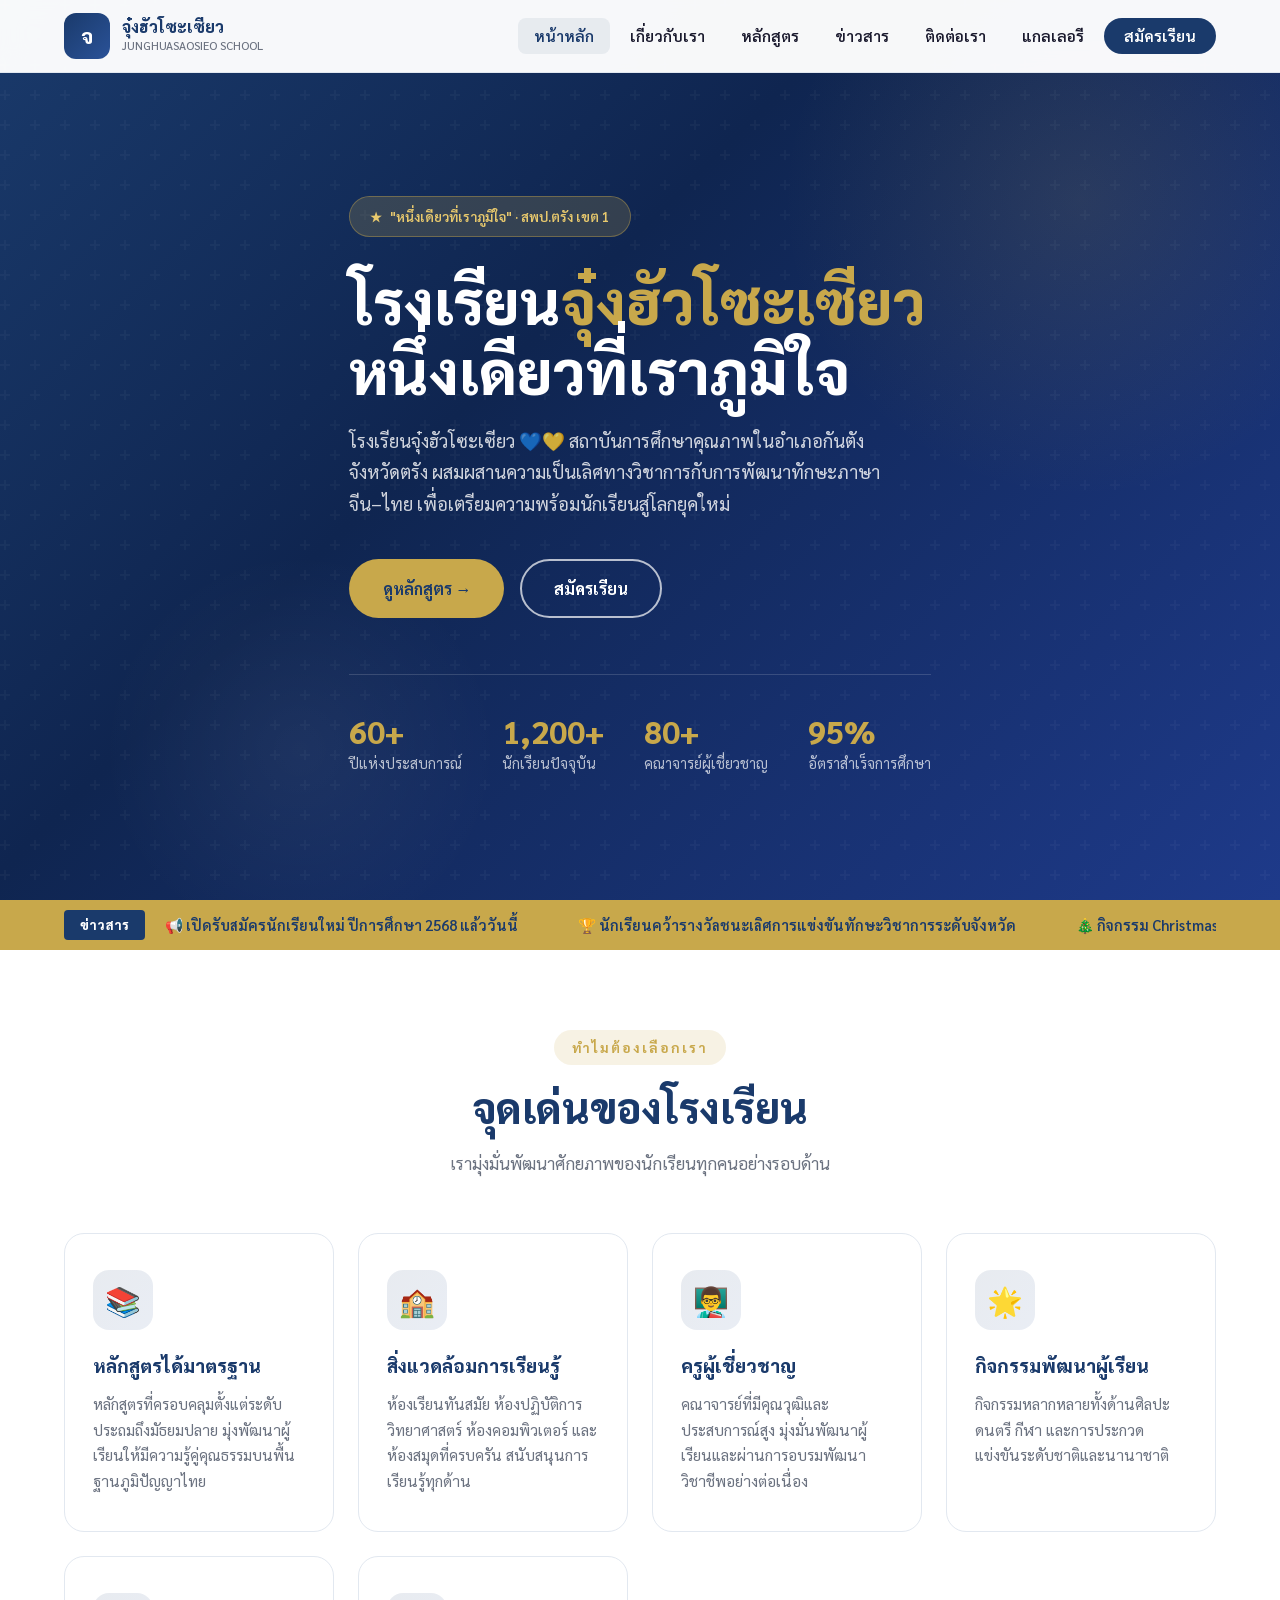
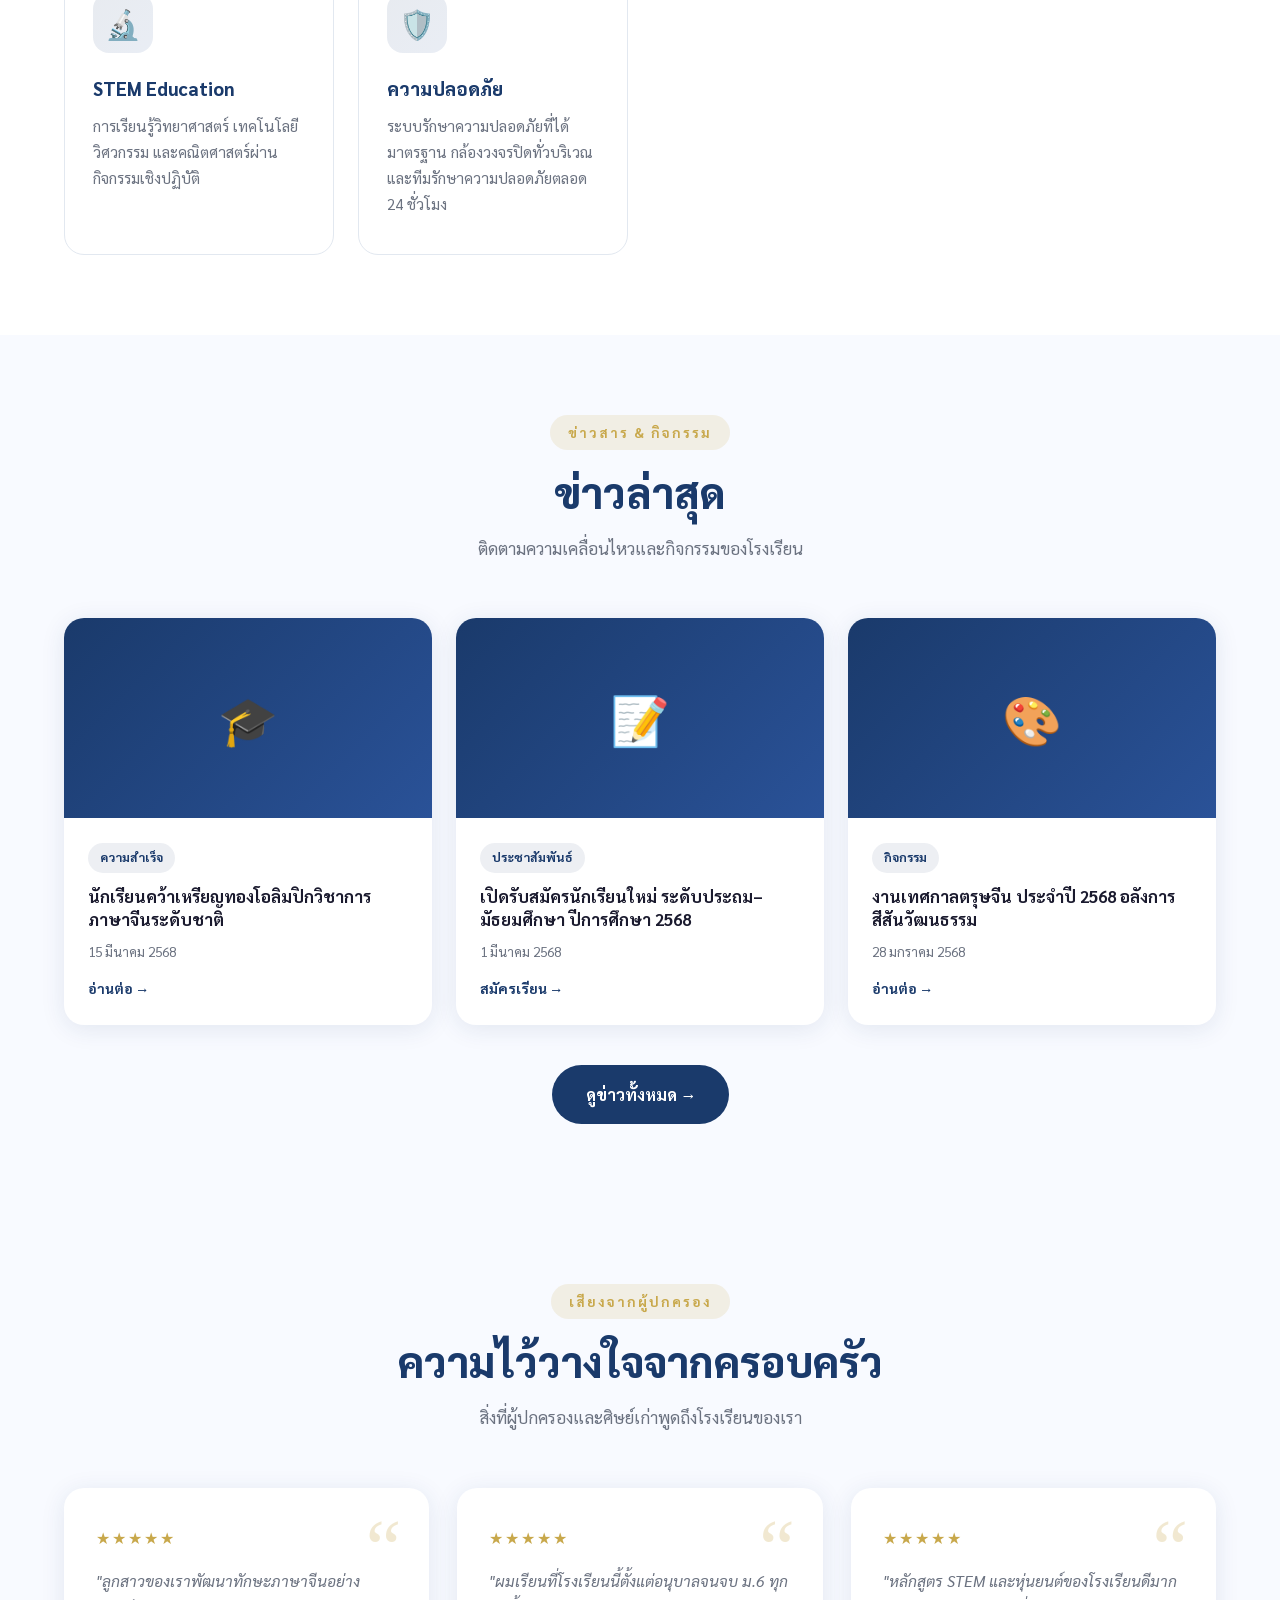
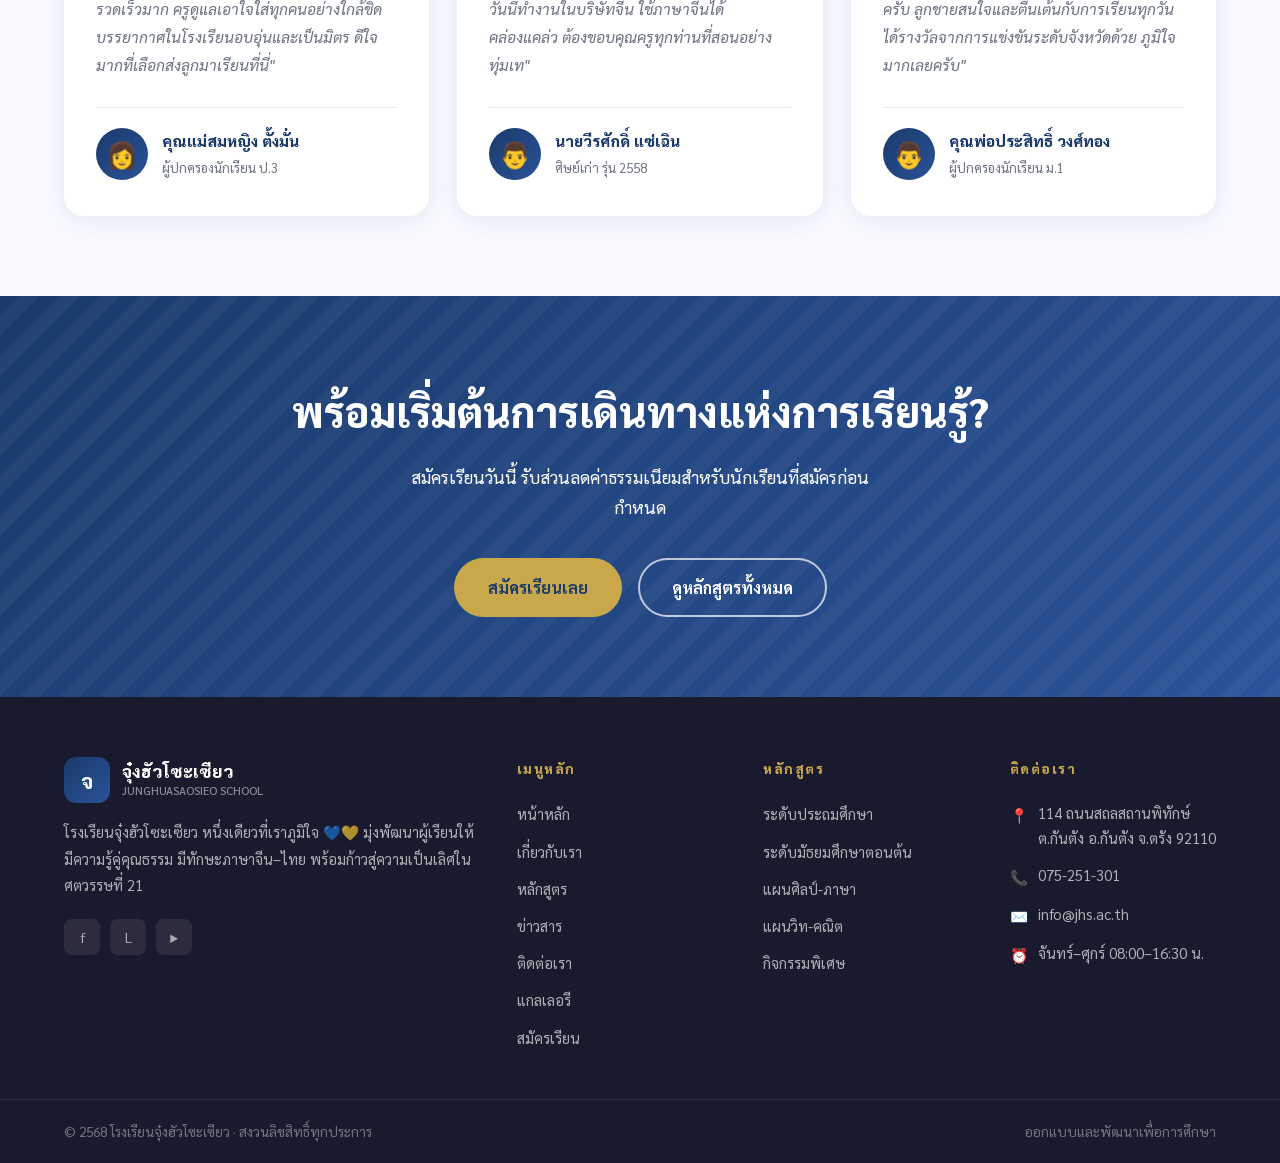
<file: index.html>
<!DOCTYPE html>
<html lang="th">
<head>
  <meta charset="UTF-8" />
  <meta name="viewport" content="width=device-width, initial-scale=1.0" />
  <title>โรงเรียนจุ๋งฮัวโซะเซียว | หน้าหลัก</title>
  <meta name="description" content="โรงเรียนจุ๋งฮัวโซะเซียว หนึ่งเดียวที่เราภูมิใจ 💙💛 โรงเรียนในอำเภอกันตัง จังหวัดตรัง มุ่งพัฒนาผู้เรียนให้มีความรู้คู่คุณธรรม พัฒนาทักษะด้านภาษาจีนและภาษาไทย" />
  <meta name="keywords" content="โรงเรียนจุ๋งฮัวโซะเซียว, โรงเรียนกันตัง, โรงเรียนตรัง, เรียนภาษาจีน, โรงเรียนสองภาษา, Junghuasoasieo School, JHS" />
  <meta name="robots" content="index, follow" />
  <meta name="author" content="โรงเรียนจุ๋งฮัวโซะเซียว" />
  <meta property="og:type" content="website" />
  <meta property="og:site_name" content="โรงเรียนจุ๋งฮัวโซะเซียว (JHS)" />
  <meta property="og:title" content="โรงเรียนจุ๋งฮัวโซะเซียว | หน้าหลัก" />
  <meta property="og:description" content="โรงเรียนจุ๋งฮัวโซะเซียว หนึ่งเดียวที่เราภูมิใจ 💙💛 โรงเรียนในอำเภอกันตัง จังหวัดตรัง" />
  <link rel="preconnect" href="https://fonts.googleapis.com" />
  <link rel="preconnect" href="https://fonts.gstatic.com" crossorigin />
  <link href="https://fonts.googleapis.com/css2?family=Sarabun:wght@400;500;600;700;800;900&display=swap" rel="stylesheet" />
  <link rel="stylesheet" href="css/style.css" />
</head>
<body>

  <!-- SCROLL PROGRESS BAR -->
  <div id="progressBar"></div>

  <!-- HEADER -->
  <header class="header" id="header">
    <div class="container">
      <nav class="nav" aria-label="เมนูหลัก">
        <a href="index.html" class="logo">
          <div class="logo-icon">จ</div>
          <div class="logo-text">
            <span class="logo-name">จุ๋งฮัวโซะเซียว</span>
            <span class="logo-sub">JUNGHUASAOSIEO SCHOOL</span>
          </div>
        </a>
        <ul class="nav-links">
          <li><a href="index.html" class="active">หน้าหลัก</a></li>
          <li><a href="about.html">เกี่ยวกับเรา</a></li>
          <li><a href="programs.html">หลักสูตร</a></li>
          <li><a href="news.html">ข่าวสาร</a></li>
          <li><a href="contact.html">ติดต่อเรา</a></li>
          <li><a href="gallery.html">แกลเลอรี</a></li>
          <li><a href="admissions.html" class="nav-cta">สมัครเรียน</a></li>
        </ul>
        <button class="hamburger" aria-label="เมนู">
          <span></span><span></span><span></span>
        </button>
      </nav>
    </div>
  </header>

  <!-- MOBILE NAV -->
  <div class="mobile-nav" role="navigation" aria-label="เมนูมือถือ">
    <a href="index.html" class="active">หน้าหลัก</a>
    <a href="about.html">เกี่ยวกับเรา</a>
    <a href="programs.html">หลักสูตร</a>
    <a href="news.html">ข่าวสาร</a>
    <a href="contact.html">ติดต่อเรา</a>
    <a href="gallery.html">แกลเลอรี</a>
    <a href="admissions.html" class="mobile-cta">สมัครเรียน</a>
  </div>

  <!-- HERO -->
  <section class="hero">
    <div class="hero-circle-1"></div>
    <div class="hero-circle-2"></div>
    <div class="container">
      <div class="hero-content">
        <div class="hero-badge">"หนึ่งเดียวที่เราภูมิใจ" · สพป.ตรัง เขต 1</div>
        <h1 class="hero-title">
          โรงเรียน<span>จุ๋งฮัวโซะเซียว</span><br />
          หนึ่งเดียวที่เราภูมิใจ
        </h1>
        <p class="hero-desc">
          โรงเรียนจุ๋งฮัวโซะเซียว 💙💛 สถาบันการศึกษาคุณภาพในอำเภอกันตัง จังหวัดตรัง
          ผสมผสานความเป็นเลิศทางวิชาการกับการพัฒนาทักษะภาษาจีน–ไทย
          เพื่อเตรียมความพร้อมนักเรียนสู่โลกยุคใหม่
        </p>
        <div class="hero-actions">
          <a href="programs.html" class="btn btn-primary">ดูหลักสูตร →</a>
          <a href="admissions.html" class="btn btn-outline">สมัครเรียน</a>
        </div>
        <div class="hero-stats">
          <div class="hero-stat">
            <div class="hero-stat-num" data-counter="60" data-suffix="+">60+</div>
            <div class="hero-stat-label">ปีแห่งประสบการณ์</div>
          </div>
          <div class="hero-stat">
            <div class="hero-stat-num" data-counter="1200" data-suffix="+">1,200+</div>
            <div class="hero-stat-label">นักเรียนปัจจุบัน</div>
          </div>
          <div class="hero-stat">
            <div class="hero-stat-num" data-counter="80" data-suffix="+">80+</div>
            <div class="hero-stat-label">คณาจารย์ผู้เชี่ยวชาญ</div>
          </div>
          <div class="hero-stat">
            <div class="hero-stat-num" data-counter="95" data-suffix="%">95%</div>
            <div class="hero-stat-label">อัตราสำเร็จการศึกษา</div>
          </div>
        </div>
      </div>
    </div>
  </section>

  <!-- TICKER -->
  <div class="ticker-bar">
    <div class="container">
      <div class="ticker-inner">
        <span class="ticker-label">ข่าวสาร</span>
        <div class="ticker-track">
          <div class="ticker-content">
            <span>📢 เปิดรับสมัครนักเรียนใหม่ ปีการศึกษา 2568 แล้ววันนี้</span>
            <span>🏆 นักเรียนคว้ารางวัลชนะเลิศการแข่งขันทักษะวิชาการระดับจังหวัด</span>
            <span>🎄 กิจกรรม Christmas &amp; New Year 19–23 ธันวาคม 2567</span>
            <span>🎓 พิธีมอบวุฒิบัตรบัณฑิตน้อย ประจำปีการศึกษา 2567</span>
            <span>📢 เปิดรับสมัครนักเรียนใหม่ ปีการศึกษา 2568 แล้ววันนี้</span>
            <span>🏆 นักเรียนคว้ารางวัลชนะเลิศการแข่งขันทักษะวิชาการระดับจังหวัด</span>
            <span>🎄 กิจกรรม Christmas &amp; New Year 19–23 ธันวาคม 2567</span>
            <span>🎓 พิธีมอบวุฒิบัตรบัณฑิตน้อย ประจำปีการศึกษา 2567</span>
          </div>
        </div>
      </div>
    </div>
  </div>

  <!-- FEATURES -->
  <section class="section">
    <div class="container">
      <div class="section-header fade-in">
        <span class="section-tag">ทำไมต้องเลือกเรา</span>
        <h2 class="section-title">จุดเด่นของโรงเรียน</h2>
        <p class="section-desc">เรามุ่งมั่นพัฒนาศักยภาพของนักเรียนทุกคนอย่างรอบด้าน</p>
      </div>
      <div class="features-grid">
        <div class="feature-card fade-in">
          <div class="feature-icon">📚</div>
          <div class="feature-title">หลักสูตรได้มาตรฐาน</div>
          <p class="feature-text">หลักสูตรที่ครอบคลุมตั้งแต่ระดับประถมถึงมัธยมปลาย มุ่งพัฒนาผู้เรียนให้มีความรู้คู่คุณธรรมบนพื้นฐานภูมิปัญญาไทย</p>
        </div>
        <div class="feature-card fade-in">
          <div class="feature-icon">🏫</div>
          <div class="feature-title">สิ่งแวดล้อมการเรียนรู้</div>
          <p class="feature-text">ห้องเรียนทันสมัย ห้องปฏิบัติการวิทยาศาสตร์ ห้องคอมพิวเตอร์ และห้องสมุดที่ครบครัน สนับสนุนการเรียนรู้ทุกด้าน</p>
        </div>
        <div class="feature-card fade-in">
          <div class="feature-icon">👨‍🏫</div>
          <div class="feature-title">ครูผู้เชี่ยวชาญ</div>
          <p class="feature-text">คณาจารย์ที่มีคุณวุฒิและประสบการณ์สูง มุ่งมั่นพัฒนาผู้เรียนและผ่านการอบรมพัฒนาวิชาชีพอย่างต่อเนื่อง</p>
        </div>
        <div class="feature-card fade-in">
          <div class="feature-icon">🌟</div>
          <div class="feature-title">กิจกรรมพัฒนาผู้เรียน</div>
          <p class="feature-text">กิจกรรมหลากหลายทั้งด้านศิลปะ ดนตรี กีฬา และการประกวดแข่งขันระดับชาติและนานาชาติ</p>
        </div>
        <div class="feature-card fade-in">
          <div class="feature-icon">🔬</div>
          <div class="feature-title">STEM Education</div>
          <p class="feature-text">การเรียนรู้วิทยาศาสตร์ เทคโนโลยี วิศวกรรม และคณิตศาสตร์ผ่านกิจกรรมเชิงปฏิบัติ</p>
        </div>
        <div class="feature-card fade-in">
          <div class="feature-icon">🛡️</div>
          <div class="feature-title">ความปลอดภัย</div>
          <p class="feature-text">ระบบรักษาความปลอดภัยที่ได้มาตรฐาน กล้องวงจรปิดทั่วบริเวณ และทีมรักษาความปลอดภัยตลอด 24 ชั่วโมง</p>
        </div>
      </div>
    </div>
  </section>

  <!-- NEWS -->
  <section class="section news-section">
    <div class="container">
      <div class="section-header fade-in">
        <span class="section-tag">ข่าวสาร & กิจกรรม</span>
        <h2 class="section-title">ข่าวล่าสุด</h2>
        <p class="section-desc">ติดตามความเคลื่อนไหวและกิจกรรมของโรงเรียน</p>
      </div>
      <div class="news-grid">
        <article class="news-card fade-in">
          <a href="news.html" class="news-img">🎓</a>
          <div class="news-body">
            <span class="news-tag">ความสำเร็จ</span>
            <h3 class="news-title"><a href="news.html">นักเรียนคว้าเหรียญทองโอลิมปิกวิชาการภาษาจีนระดับชาติ</a></h3>
            <p class="news-date">15 มีนาคม 2568</p>
            <a href="news.html" class="news-read-more">อ่านต่อ →</a>
          </div>
        </article>
        <article class="news-card fade-in">
          <a href="news.html" class="news-img">📝</a>
          <div class="news-body">
            <span class="news-tag">ประชาสัมพันธ์</span>
            <h3 class="news-title"><a href="news.html">เปิดรับสมัครนักเรียนใหม่ ระดับประถม–มัธยมศึกษา ปีการศึกษา 2568</a></h3>
            <p class="news-date">1 มีนาคม 2568</p>
            <a href="admissions.html" class="news-read-more">สมัครเรียน →</a>
          </div>
        </article>
        <article class="news-card fade-in">
          <a href="news.html" class="news-img">🎨</a>
          <div class="news-body">
            <span class="news-tag">กิจกรรม</span>
            <h3 class="news-title"><a href="news.html">งานเทศกาลตรุษจีน ประจำปี 2568 อลังการสีสันวัฒนธรรม</a></h3>
            <p class="news-date">28 มกราคม 2568</p>
            <a href="news.html" class="news-read-more">อ่านต่อ →</a>
          </div>
        </article>
      </div>
      <div style="text-align:center;margin-top:40px;" class="fade-in">
        <a href="news.html" class="btn btn-primary-dark">ดูข่าวทั้งหมด →</a>
      </div>
    </div>
  </section>

  <!-- TESTIMONIALS -->
  <section class="section testimonials-section">
    <div class="container">
      <div class="section-header fade-in">
        <span class="section-tag">เสียงจากผู้ปกครอง</span>
        <h2 class="section-title">ความไว้วางใจจากครอบครัว</h2>
        <p class="section-desc">สิ่งที่ผู้ปกครองและศิษย์เก่าพูดถึงโรงเรียนของเรา</p>
      </div>
      <div class="testimonials-grid">
        <div class="testimonial-card fade-in">
          <div class="testimonial-stars">★★★★★</div>
          <p class="testimonial-text">"ลูกสาวของเราพัฒนาทักษะภาษาจีนอย่างรวดเร็วมาก ครูดูแลเอาใจใส่ทุกคนอย่างใกล้ชิด บรรยากาศในโรงเรียนอบอุ่นและเป็นมิตร ดีใจมากที่เลือกส่งลูกมาเรียนที่นี่"</p>
          <div class="testimonial-author">
            <div class="testimonial-avatar">👩</div>
            <div>
              <div class="testimonial-name">คุณแม่สมหญิง ตั้งมั่น</div>
              <div class="testimonial-role">ผู้ปกครองนักเรียน ป.3</div>
            </div>
          </div>
        </div>
        <div class="testimonial-card fade-in">
          <div class="testimonial-stars">★★★★★</div>
          <p class="testimonial-text">"ผมเรียนที่โรงเรียนนี้ตั้งแต่อนุบาลจนจบ ม.6 ทุกวันนี้ทำงานในบริษัทจีน ใช้ภาษาจีนได้คล่องแคล่ว ต้องขอบคุณครูทุกท่านที่สอนอย่างทุ่มเท"</p>
          <div class="testimonial-author">
            <div class="testimonial-avatar">👨</div>
            <div>
              <div class="testimonial-name">นายวีรศักดิ์ แซ่เฉิน</div>
              <div class="testimonial-role">ศิษย์เก่า รุ่น 2558</div>
            </div>
          </div>
        </div>
        <div class="testimonial-card fade-in">
          <div class="testimonial-stars">★★★★★</div>
          <p class="testimonial-text">"หลักสูตร STEM และหุ่นยนต์ของโรงเรียนดีมากครับ ลูกชายสนใจและตื่นเต้นกับการเรียนทุกวัน ได้รางวัลจากการแข่งขันระดับจังหวัดด้วย ภูมิใจมากเลยครับ"</p>
          <div class="testimonial-author">
            <div class="testimonial-avatar">👨</div>
            <div>
              <div class="testimonial-name">คุณพ่อประสิทธิ์ วงศ์ทอง</div>
              <div class="testimonial-role">ผู้ปกครองนักเรียน ม.1</div>
            </div>
          </div>
        </div>
      </div>
    </div>
  </section>

  <!-- CTA BANNER -->
  <section class="cta-banner">
    <div class="container">
      <h2 class="fade-in">พร้อมเริ่มต้นการเดินทางแห่งการเรียนรู้?</h2>
      <p class="fade-in">สมัครเรียนวันนี้ รับส่วนลดค่าธรรมเนียมสำหรับนักเรียนที่สมัครก่อนกำหนด</p>
      <div class="cta-actions fade-in">
        <a href="admissions.html" class="btn btn-primary">สมัครเรียนเลย</a>
        <a href="programs.html" class="btn btn-outline">ดูหลักสูตรทั้งหมด</a>
      </div>
    </div>
  </section>

  <!-- FOOTER -->
  <footer class="footer" role="contentinfo">
    <div class="container">
      <div class="footer-grid">
        <div class="footer-brand">
          <a href="index.html" class="logo">
            <div class="logo-icon">จ</div>
            <div class="logo-text">
              <span class="logo-name">จุ๋งฮัวโซะเซียว</span>
              <span class="logo-sub">JUNGHUASAOSIEO SCHOOL</span>
            </div>
          </a>
          <p>โรงเรียนจุ๋งฮัวโซะเซียว หนึ่งเดียวที่เราภูมิใจ 💙💛 มุ่งพัฒนาผู้เรียนให้มีความรู้คู่คุณธรรม มีทักษะภาษาจีน–ไทย พร้อมก้าวสู่ความเป็นเลิศในศตวรรษที่ 21</p>
          <div class="social-links" style="margin-top:20px;">
            <a href="https://www.facebook.com/JunghuaSoasieo/" title="Facebook" target="_blank" rel="noopener">f</a>
            <a href="#" title="Line">L</a>
            <a href="#" title="YouTube">▶</a>
          </div>
        </div>
        <div>
          <div class="footer-heading">เมนูหลัก</div>
          <ul class="footer-links">
            <li><a href="index.html">หน้าหลัก</a></li>
            <li><a href="about.html">เกี่ยวกับเรา</a></li>
            <li><a href="programs.html">หลักสูตร</a></li>
            <li><a href="news.html">ข่าวสาร</a></li>
            <li><a href="contact.html">ติดต่อเรา</a></li>
            <li><a href="gallery.html">แกลเลอรี</a></li>
            <li><a href="admissions.html">สมัครเรียน</a></li>
          </ul>
        </div>
        <div>
          <div class="footer-heading">หลักสูตร</div>
          <ul class="footer-links">
            <li><a href="programs.html">ระดับประถมศึกษา</a></li>
            <li><a href="programs.html">ระดับมัธยมศึกษาตอนต้น</a></li>
            <li><a href="programs.html">แผนศิลป์-ภาษา</a></li>
            <li><a href="programs.html">แผนวิท-คณิต</a></li>
            <li><a href="programs.html">กิจกรรมพิเศษ</a></li>
          </ul>
        </div>
        <div>
          <div class="footer-heading">ติดต่อเรา</div>
          <div class="footer-contact-item">
            <span class="icon">📍</span>
            <span>114 ถนนสถลสถานพิทักษ์ ต.กันตัง อ.กันตัง จ.ตรัง 92110</span>
          </div>
          <div class="footer-contact-item">
            <span class="icon">📞</span>
            <span>075-251-301</span>
          </div>
          <div class="footer-contact-item">
            <span class="icon">✉️</span>
            <span>info@jhs.ac.th</span>
          </div>
          <div class="footer-contact-item">
            <span class="icon">⏰</span>
            <span>จันทร์–ศุกร์ 08:00–16:30 น.</span>
          </div>
        </div>
      </div>
    </div>
    <div class="footer-bottom">
      <div class="container" style="display:flex;justify-content:space-between;flex-wrap:wrap;gap:12px;width:100%;">
        <span>© 2568 โรงเรียนจุ๋งฮัวโซะเซียว · สงวนลิขสิทธิ์ทุกประการ</span>
        <span>ออกแบบและพัฒนาเพื่อการศึกษา</span>
      </div>
    </div>
  </footer>

  <!-- SCROLL TOP -->
  <button class="scroll-top" aria-label="กลับด้านบน">↑</button>

  <script src="js/main.js"></script>
</body>
</html>
</file>
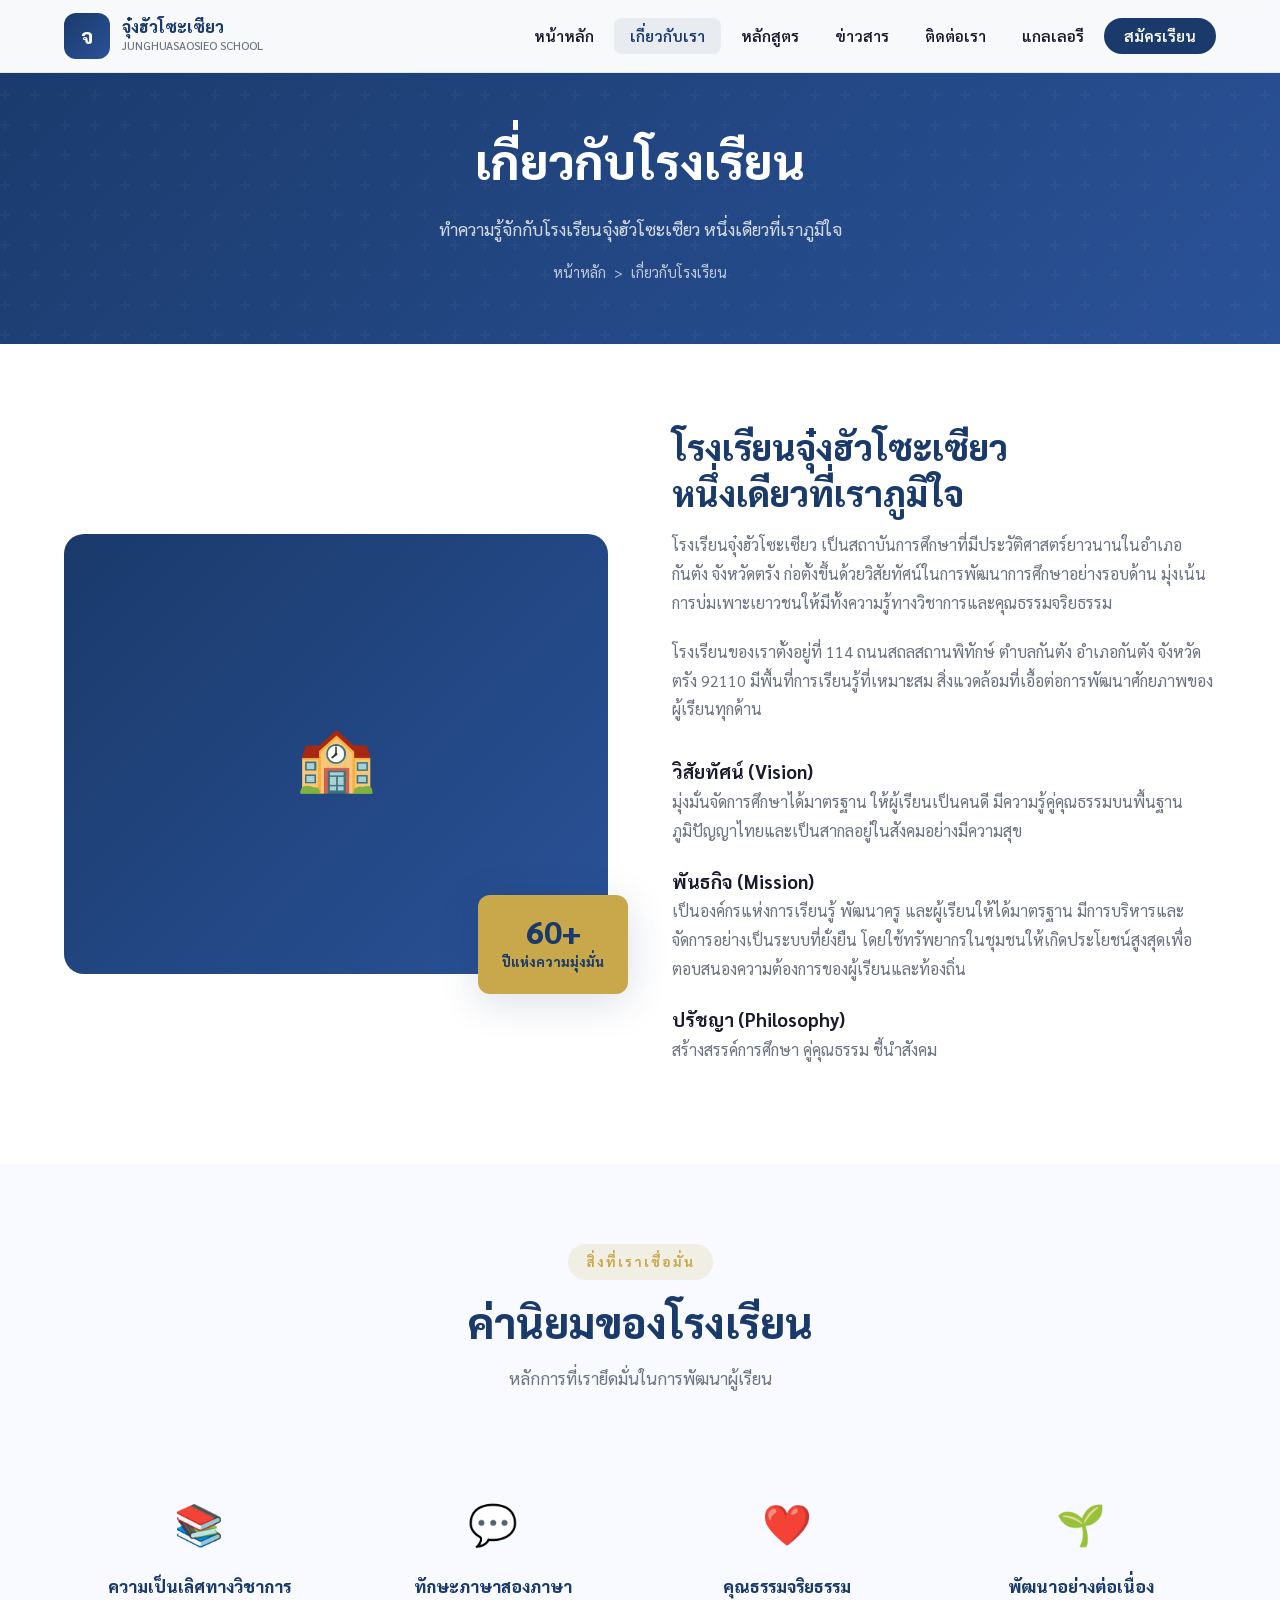
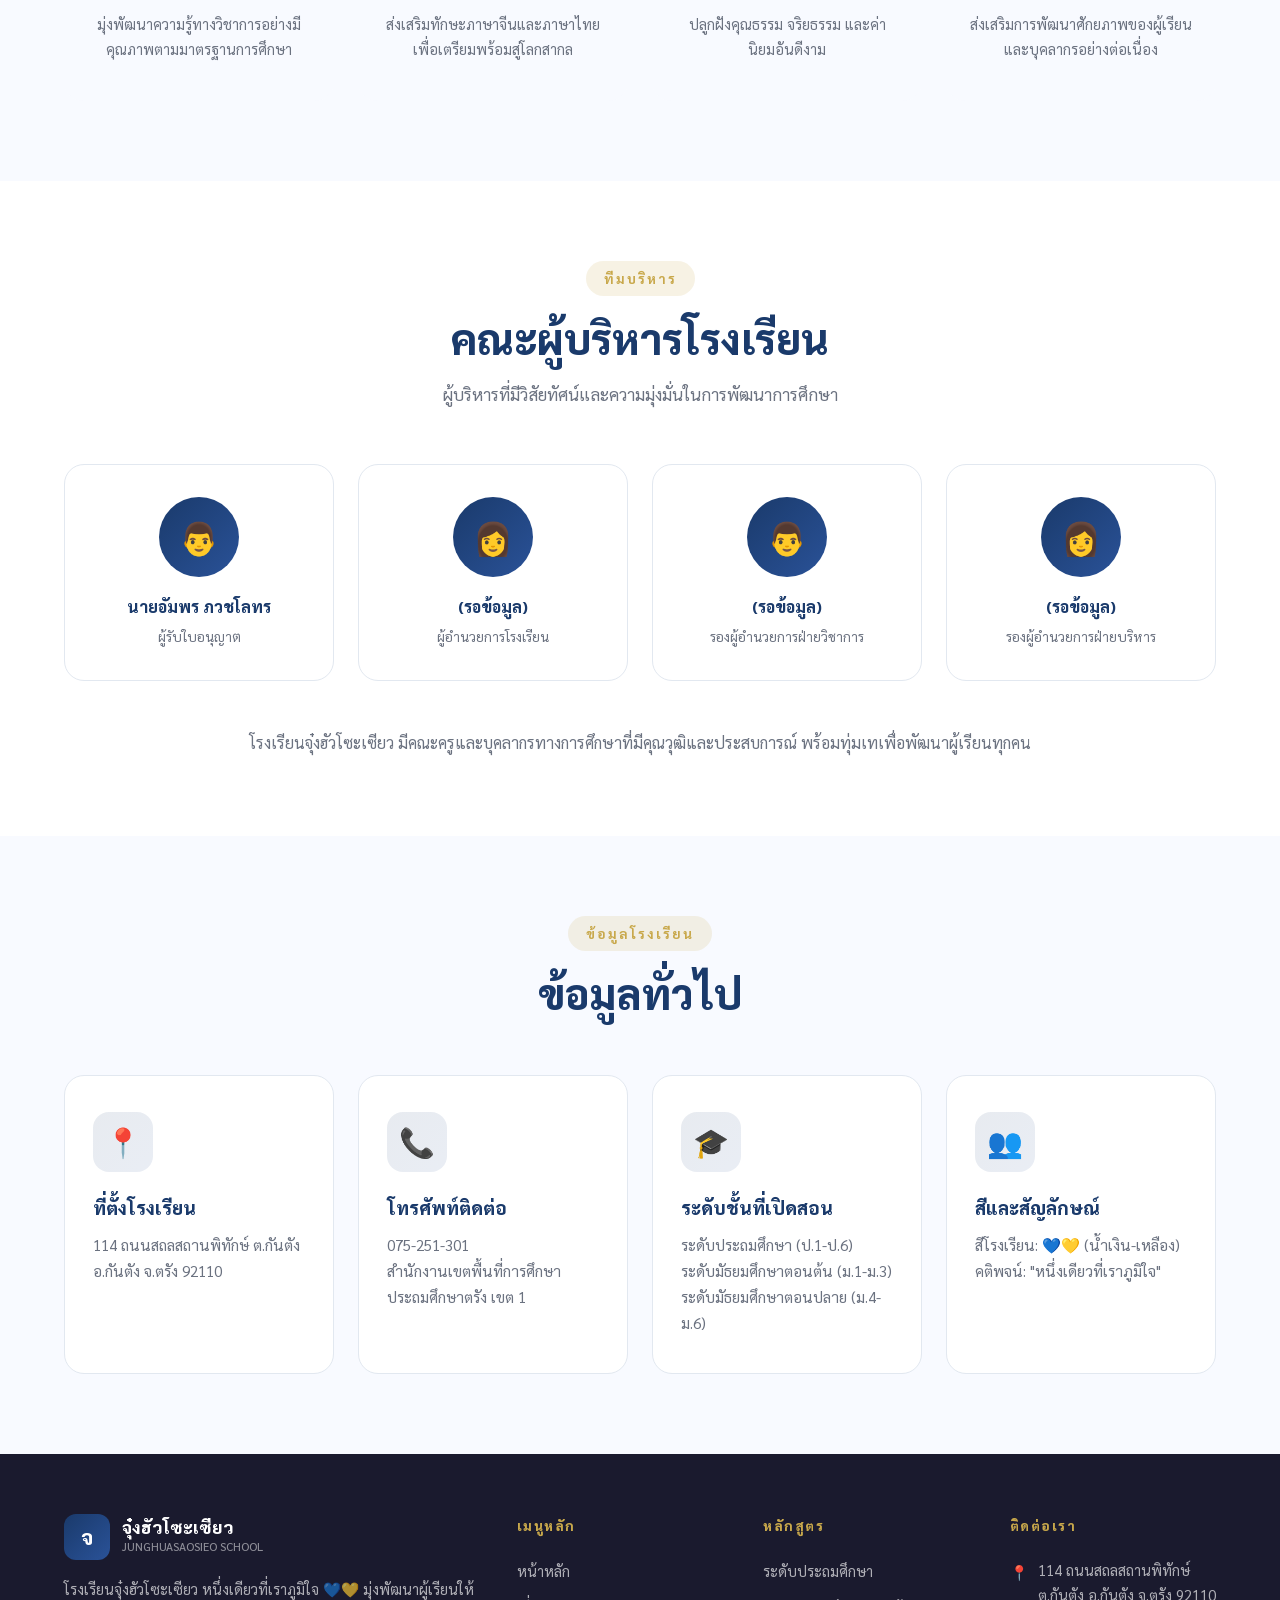
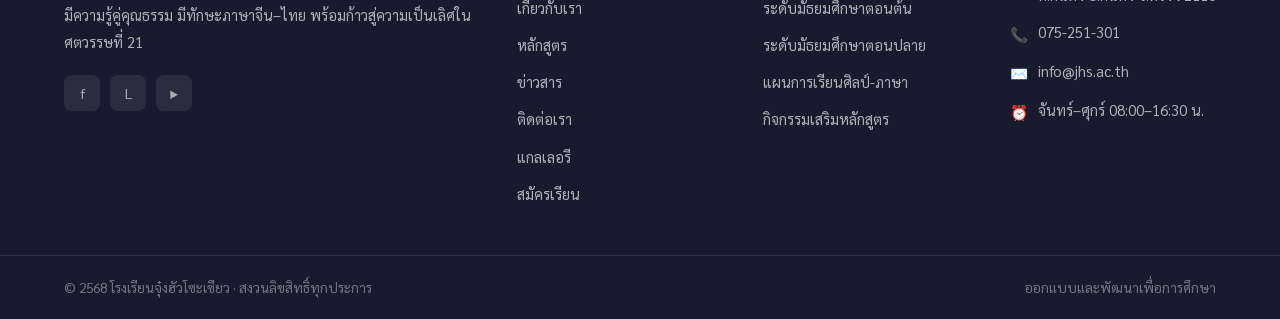
<file: about.html>
<!DOCTYPE html>
<html lang="th">
<head>
  <meta charset="UTF-8" />
  <meta name="viewport" content="width=device-width, initial-scale=1.0" />
  <title>เกี่ยวกับโรงเรียนจุ๋งฮัวโซะเซียว | โรงเรียนจุ๋งฮัวโซะเซียว</title>
  <meta name="description" content="ข้อมูลเกี่ยวกับโรงเรียนจุ๋งฮัวโซะเซียว ประวัติโรงเรียน วิสัยทัศน์ พันธกิจ คณะผู้บริหาร และข้อมูลทั่วไป" />
  <meta name="keywords" content="เกี่ยวกับโรงเรียนจุ๋งฮัวโซะเซียว, ประวัติโรงเรียน, วิสัยทัศน์, พันธกิจ, คณะผู้บริหาร" />
  <meta property="og:type" content="website" />
  <meta property="og:site_name" content="โรงเรียนจุ๋งฮัวโซะเซียว (JHS)" />
  <meta property="og:title" content="เกี่ยวกับโรงเรียนจุ๋งฮัวโซะเซียว" />
  <meta property="og:description" content="ข้อมูลเกี่ยวกับโรงเรียนจุ๋งฮัวโซะเซียว" />
  <meta property="og:url" content="https://www.jhs.ac.th/about.html" />
  <link rel="preconnect" href="https://fonts.googleapis.com" />
  <link rel="preconnect" href="https://fonts.gstatic.com" crossorigin />
  <link href="https://fonts.googleapis.com/css2?family=Sarabun:wght@400;500;600;700;800;900&display=swap" rel="stylesheet" />
  <link rel="stylesheet" href="css/style.css" />
</head>
<body>

  <!-- SCROLL PROGRESS BAR -->
  <div id="progressBar"></div>

  <!-- HEADER -->
  <header class="header" id="header">
    <div class="container">
      <nav class="nav" aria-label="เมนูหลัก">
        <a href="index.html" class="logo">
          <div class="logo-icon">จ</div>
          <div class="logo-text">
            <span class="logo-name">จุ๋งฮัวโซะเซียว</span>
            <span class="logo-sub">JUNGHUASAOSIEO SCHOOL</span>
          </div>
        </a>
        <ul class="nav-links">
          <li><a href="index.html">หน้าหลัก</a></li>
          <li><a href="about.html" class="active">เกี่ยวกับเรา</a></li>
          <li><a href="programs.html">หลักสูตร</a></li>
          <li><a href="news.html">ข่าวสาร</a></li>
          <li><a href="contact.html">ติดต่อเรา</a></li>
          <li><a href="gallery.html">แกลเลอรี</a></li>
          <li><a href="admissions.html" class="nav-cta">สมัครเรียน</a></li>
        </ul>
        <button class="hamburger" aria-label="เมนู">
          <span></span><span></span><span></span>
        </button>
      </nav>
    </div>
  </header>

  <!-- MOBILE NAV -->
  <div class="mobile-nav">
    <a href="index.html">หน้าหลัก</a>
    <a href="about.html" class="active">เกี่ยวกับเรา</a>
    <a href="programs.html">หลักสูตร</a>
    <a href="news.html">ข่าวสาร</a>
    <a href="contact.html">ติดต่อเรา</a>
    <a href="gallery.html">แกลเลอรี</a>
    <a href="admissions.html" class="mobile-cta">สมัครเรียน</a>
  </div>

  <!-- PAGE HERO -->
  <section class="page-hero">
    <div class="container">
      <h1>เกี่ยวกับโรงเรียน</h1>
      <p>ทำความรู้จักกับโรงเรียนจุ๋งฮัวโซะเซียว หนึ่งเดียวที่เราภูมิใจ</p>
      <div class="breadcrumb">
        <a href="index.html">หน้าหลัก</a> &gt; <span>เกี่ยวกับโรงเรียน</span>
      </div>
    </div>
  </section>

  <!-- ABOUT CONTENT -->
  <section class="section">
    <div class="container">
      <div class="about-grid">
        <div class="about-image-wrap">
          <div class="about-image-box">
            <div style="font-size:4rem;color:white;">🏫</div>
          </div>
          <div class="about-badge-float">
            <span class="num">60+</span>
            <span class="label">ปีแห่งความมุ่งมั่น</span>
          </div>
        </div>
        <div class="about-content">
          <h2>โรงเรียนจุ๋งฮัวโซะเซียว<br />หนึ่งเดียวที่เราภูมิใจ</h2>
          <p>โรงเรียนจุ๋งฮัวโซะเซียว เป็นสถาบันการศึกษาที่มีประวัติศาสตร์ยาวนานในอำเภอกันตัง จังหวัดตรัง ก่อตั้งขึ้นด้วยวิสัยทัศน์ในการพัฒนาการศึกษาอย่างรอบด้าน มุ่งเน้นการบ่มเพาะเยาวชนให้มีทั้งความรู้ทางวิชาการและคุณธรรมจริยธรรม</p>
          <p>โรงเรียนของเราตั้งอยู่ที่ 114 ถนนสถลสถานพิทักษ์ ตำบลกันตัง อำเภอกันตัง จังหวัดตรัง 92110 มีพื้นที่การเรียนรู้ที่เหมาะสม สิ่งแวดล้อมที่เอื้อต่อการพัฒนาศักยภาพของผู้เรียนทุกด้าน</p>
          
          <h3 style="margin-top:2rem;">วิสัยทัศน์ (Vision)</h3>
          <p>มุ่งมั่นจัดการศึกษาได้มาตรฐาน ให้ผู้เรียนเป็นคนดี มีความรู้คู่คุณธรรมบนพื้นฐาน ภูมิปัญญาไทยและเป็นสากลอยู่ในสังคมอย่างมีความสุข</p>
          
          <h3>พันธกิจ (Mission)</h3>
          <p>เป็นองค์กรแห่งการเรียนรู้ พัฒนาครู และผู้เรียนให้ได้มาตรฐาน มีการบริหารและจัดการอย่างเป็นระบบที่ยั่งยืน โดยใช้ทรัพยากรในชุมชนให้เกิดประโยชน์สูงสุดเพื่อตอบสนองความต้องการของผู้เรียนและท้องถิ่น</p>
          
          <h3>ปรัชญา (Philosophy)</h3>
          <p>สร้างสรรค์การศึกษา คู่คุณธรรม ชี้นำสังคม</p>
        </div>
      </div>
    </div>
  </section>

  <!-- SCHOOL VALUES -->
  <section class="section" style="background:var(--bg-light);">
    <div class="container">
      <div class="section-header">
        <span class="section-tag">สิ่งที่เราเชื่อมั่น</span>
        <h2 class="section-title">ค่านิยมของโรงเรียน</h2>
        <p class="section-desc">หลักการที่เรายึดมั่นในการพัฒนาผู้เรียน</p>
      </div>
      <div class="values-grid">
        <div class="value-card">
          <div class="value-icon">📚</div>
          <div class="value-title">ความเป็นเลิศทางวิชาการ</div>
          <p class="value-text">มุ่งพัฒนาความรู้ทางวิชาการอย่างมีคุณภาพตามมาตรฐานการศึกษา</p>
        </div>
        <div class="value-card">
          <div class="value-icon">💬</div>
          <div class="value-title">ทักษะภาษาสองภาษา</div>
          <p class="value-text">ส่งเสริมทักษะภาษาจีนและภาษาไทยเพื่อเตรียมพร้อมสู่โลกสากล</p>
        </div>
        <div class="value-card">
          <div class="value-icon">❤️</div>
          <div class="value-title">คุณธรรมจริยธรรม</div>
          <p class="value-text">ปลูกฝังคุณธรรม จริยธรรม และค่านิยมอันดีงาม</p>
        </div>
        <div class="value-card">
          <div class="value-icon">🌱</div>
          <div class="value-title">พัฒนาอย่างต่อเนื่อง</div>
          <p class="value-text">ส่งเสริมการพัฒนาศักยภาพของผู้เรียนและบุคลากรอย่างต่อเนื่อง</p>
        </div>
      </div>
    </div>
  </section>

  <!-- ADMINISTRATION -->
  <section class="section">
    <div class="container">
      <div class="section-header">
        <span class="section-tag">ทีมบริหาร</span>
        <h2 class="section-title">คณะผู้บริหารโรงเรียน</h2>
        <p class="section-desc">ผู้บริหารที่มีวิสัยทัศน์และความมุ่งมั่นในการพัฒนาการศึกษา</p>
      </div>
      <div class="team-grid">
        <div class="team-card">
          <div class="team-avatar">👨</div>
          <div class="team-name">นายอัมพร ภวชโลทร</div>
          <div class="team-role">ผู้รับใบอนุญาต</div>
        </div>
        <div class="team-card">
          <div class="team-avatar">👩</div>
          <div class="team-name">(รอข้อมูล)</div>
          <div class="team-role">ผู้อำนวยการโรงเรียน</div>
        </div>
        <div class="team-card">
          <div class="team-avatar">👨</div>
          <div class="team-name">(รอข้อมูล)</div>
          <div class="team-role">รองผู้อำนวยการฝ่ายวิชาการ</div>
        </div>
        <div class="team-card">
          <div class="team-avatar">👩</div>
          <div class="team-name">(รอข้อมูล)</div>
          <div class="team-role">รองผู้อำนวยการฝ่ายบริหาร</div>
        </div>
      </div>
      <div style="text-align:center;margin-top:3rem;">
        <p style="color:var(--text-muted);">โรงเรียนจุ๋งฮัวโซะเซียว มีคณะครูและบุคลากรทางการศึกษาที่มีคุณวุฒิและประสบการณ์ พร้อมทุ่มเทเพื่อพัฒนาผู้เรียนทุกคน</p>
      </div>
    </div>
  </section>

  <!-- SCHOOL INFO -->
  <section class="section" style="background:var(--bg-light);">
    <div class="container">
      <div class="section-header">
        <span class="section-tag">ข้อมูลโรงเรียน</span>
        <h2 class="section-title">ข้อมูลทั่วไป</h2>
      </div>
      <div class="features-grid">
        <div class="feature-card">
          <div class="feature-icon">📍</div>
          <div class="feature-title">ที่ตั้งโรงเรียน</div>
          <p class="feature-text">114 ถนนสถลสถานพิทักษ์ ต.กันตัง อ.กันตัง จ.ตรัง 92110</p>
        </div>
        <div class="feature-card">
          <div class="feature-icon">📞</div>
          <div class="feature-title">โทรศัพท์ติดต่อ</div>
          <p class="feature-text">075-251-301<br>สำนักงานเขตพื้นที่การศึกษาประถมศึกษาตรัง เขต 1</p>
        </div>
        <div class="feature-card">
          <div class="feature-icon">🎓</div>
          <div class="feature-title">ระดับชั้นที่เปิดสอน</div>
          <p class="feature-text">ระดับประถมศึกษา (ป.1-ป.6)<br>ระดับมัธยมศึกษาตอนต้น (ม.1-ม.3)<br>ระดับมัธยมศึกษาตอนปลาย (ม.4-ม.6)</p>
        </div>
        <div class="feature-card">
          <div class="feature-icon">👥</div>
          <div class="feature-title">สีและสัญลักษณ์</div>
          <p class="feature-text">สีโรงเรียน: 💙💛 (น้ำเงิน-เหลือง)<br>คติพจน์: "หนึ่งเดียวที่เราภูมิใจ"</p>
        </div>
      </div>
    </div>
  </section>

  <!-- FOOTER -->
  <footer class="footer" role="contentinfo">
    <div class="container">
      <div class="footer-grid">
        <div class="footer-brand">
          <a href="index.html" class="logo">
            <div class="logo-icon">จ</div>
            <div class="logo-text">
              <span class="logo-name">จุ๋งฮัวโซะเซียว</span>
              <span class="logo-sub">JUNGHUASAOSIEO SCHOOL</span>
            </div>
          </a>
          <p>โรงเรียนจุ๋งฮัวโซะเซียว หนึ่งเดียวที่เราภูมิใจ 💙💛 มุ่งพัฒนาผู้เรียนให้มีความรู้คู่คุณธรรม มีทักษะภาษาจีน–ไทย พร้อมก้าวสู่ความเป็นเลิศในศตวรรษที่ 21</p>
          <div class="social-links" style="margin-top:20px;">
            <a href="https://www.facebook.com/JunghuaSoasieo/" title="Facebook" target="_blank" rel="noopener">f</a>
            <a href="#" title="Line">L</a>
            <a href="#" title="YouTube">▶</a>
          </div>
        </div>
        <div>
          <div class="footer-heading">เมนูหลัก</div>
          <ul class="footer-links">
            <li><a href="index.html">หน้าหลัก</a></li>
            <li><a href="about.html">เกี่ยวกับเรา</a></li>
            <li><a href="programs.html">หลักสูตร</a></li>
            <li><a href="news.html">ข่าวสาร</a></li>
            <li><a href="contact.html">ติดต่อเรา</a></li>
            <li><a href="gallery.html">แกลเลอรี</a></li>
            <li><a href="admissions.html">สมัครเรียน</a></li>
          </ul>
        </div>
        <div>
          <div class="footer-heading">หลักสูตร</div>
          <ul class="footer-links">
            <li><a href="programs.html">ระดับประถมศึกษา</a></li>
            <li><a href="programs.html">ระดับมัธยมศึกษาตอนต้น</a></li>
            <li><a href="programs.html">ระดับมัธยมศึกษาตอนปลาย</a></li>
            <li><a href="programs.html">แผนการเรียนศิลป์-ภาษา</a></li>
            <li><a href="programs.html">กิจกรรมเสริมหลักสูตร</a></li>
          </ul>
        </div>
        <div>
          <div class="footer-heading">ติดต่อเรา</div>
          <div class="footer-contact-item">
            <span class="icon">📍</span>
            <span>114 ถนนสถลสถานพิทักษ์ ต.กันตัง อ.กันตัง จ.ตรัง 92110</span>
          </div>
          <div class="footer-contact-item">
            <span class="icon">📞</span>
            <span>075-251-301</span>
          </div>
          <div class="footer-contact-item">
            <span class="icon">✉️</span>
            <span>info@jhs.ac.th</span>
          </div>
          <div class="footer-contact-item">
            <span class="icon">⏰</span>
            <span>จันทร์–ศุกร์ 08:00–16:30 น.</span>
          </div>
        </div>
      </div>
    </div>
    <div class="footer-bottom">
      <div class="container" style="display:flex;justify-content:space-between;flex-wrap:wrap;gap:12px;width:100%;">
        <span>© 2568 โรงเรียนจุ๋งฮัวโซะเซียว · สงวนลิขสิทธิ์ทุกประการ</span>
        <span>ออกแบบและพัฒนาเพื่อการศึกษา</span>
      </div>
    </div>
  </footer>

  <!-- SCROLL TOP -->
  <button class="scroll-top" aria-label="กลับด้านบน">↑</button>

  <script src="js/main.js"></script>
</body>
</html>
</file>
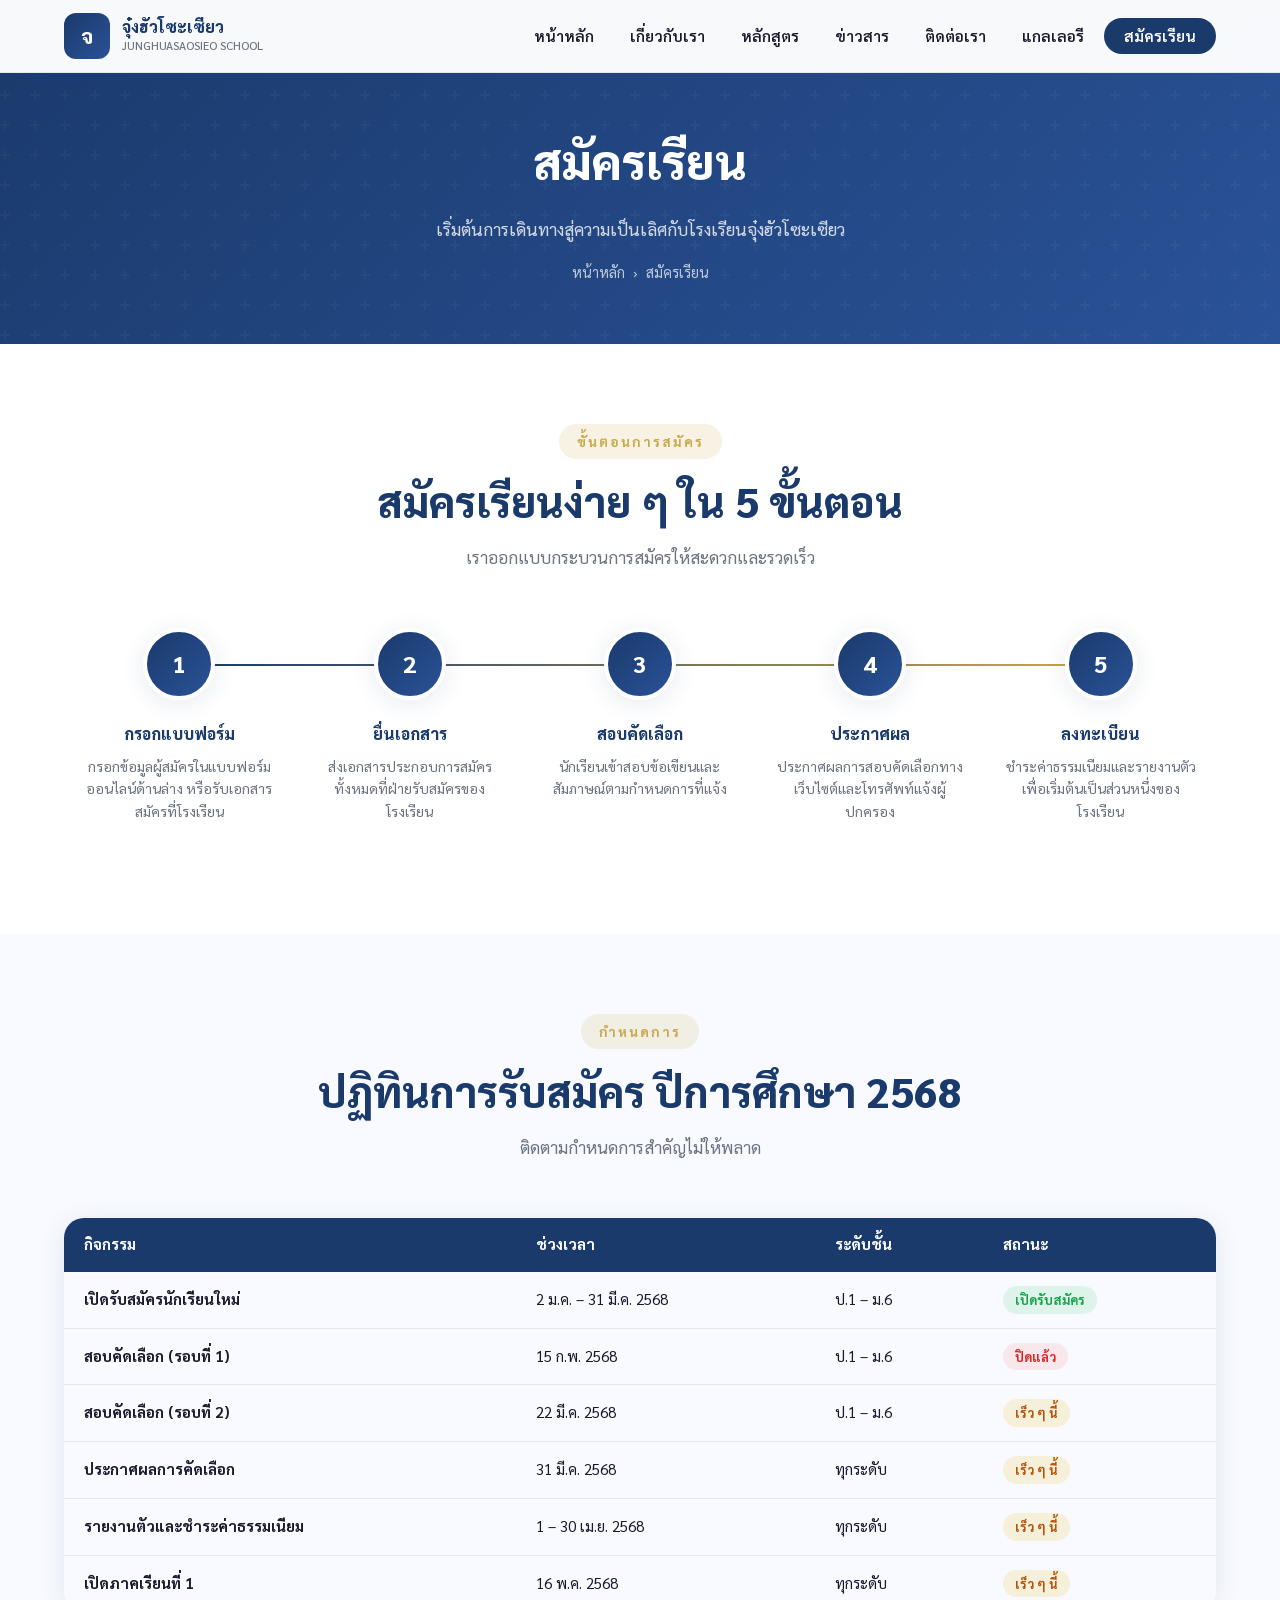
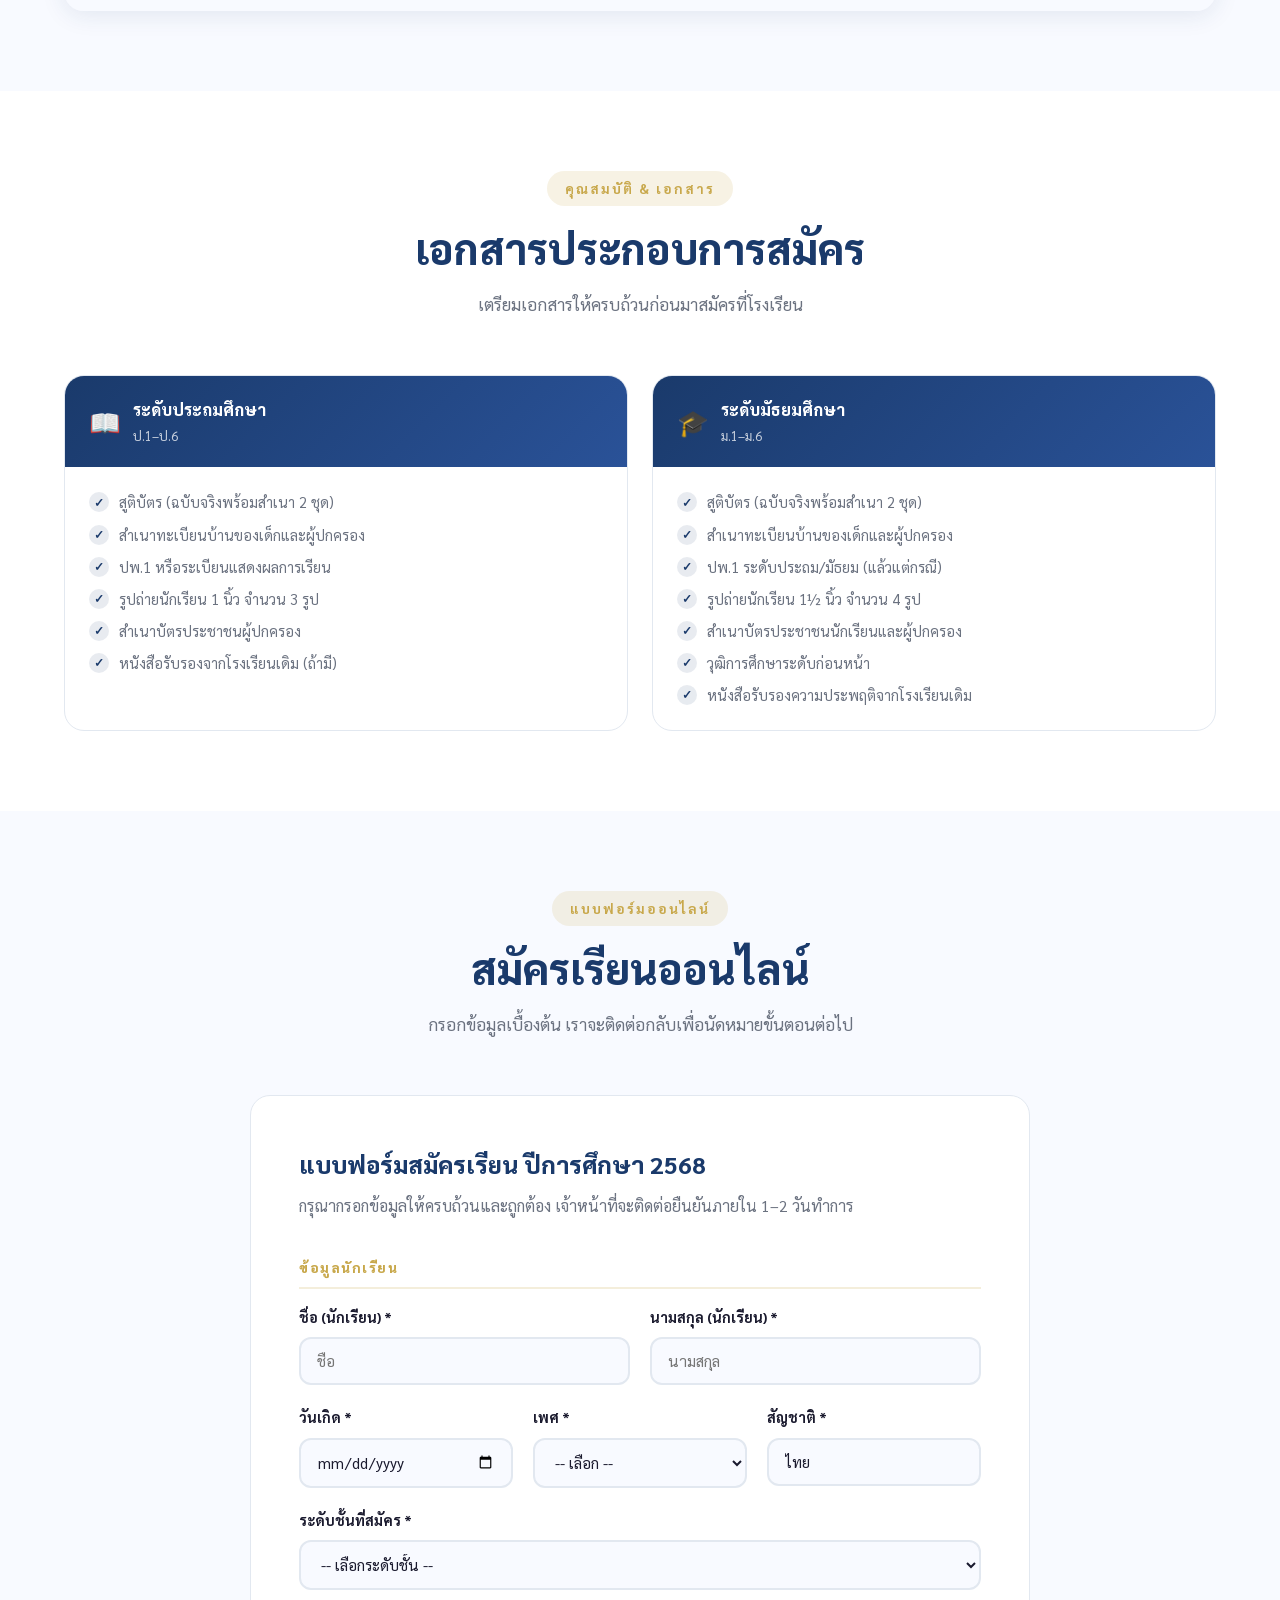
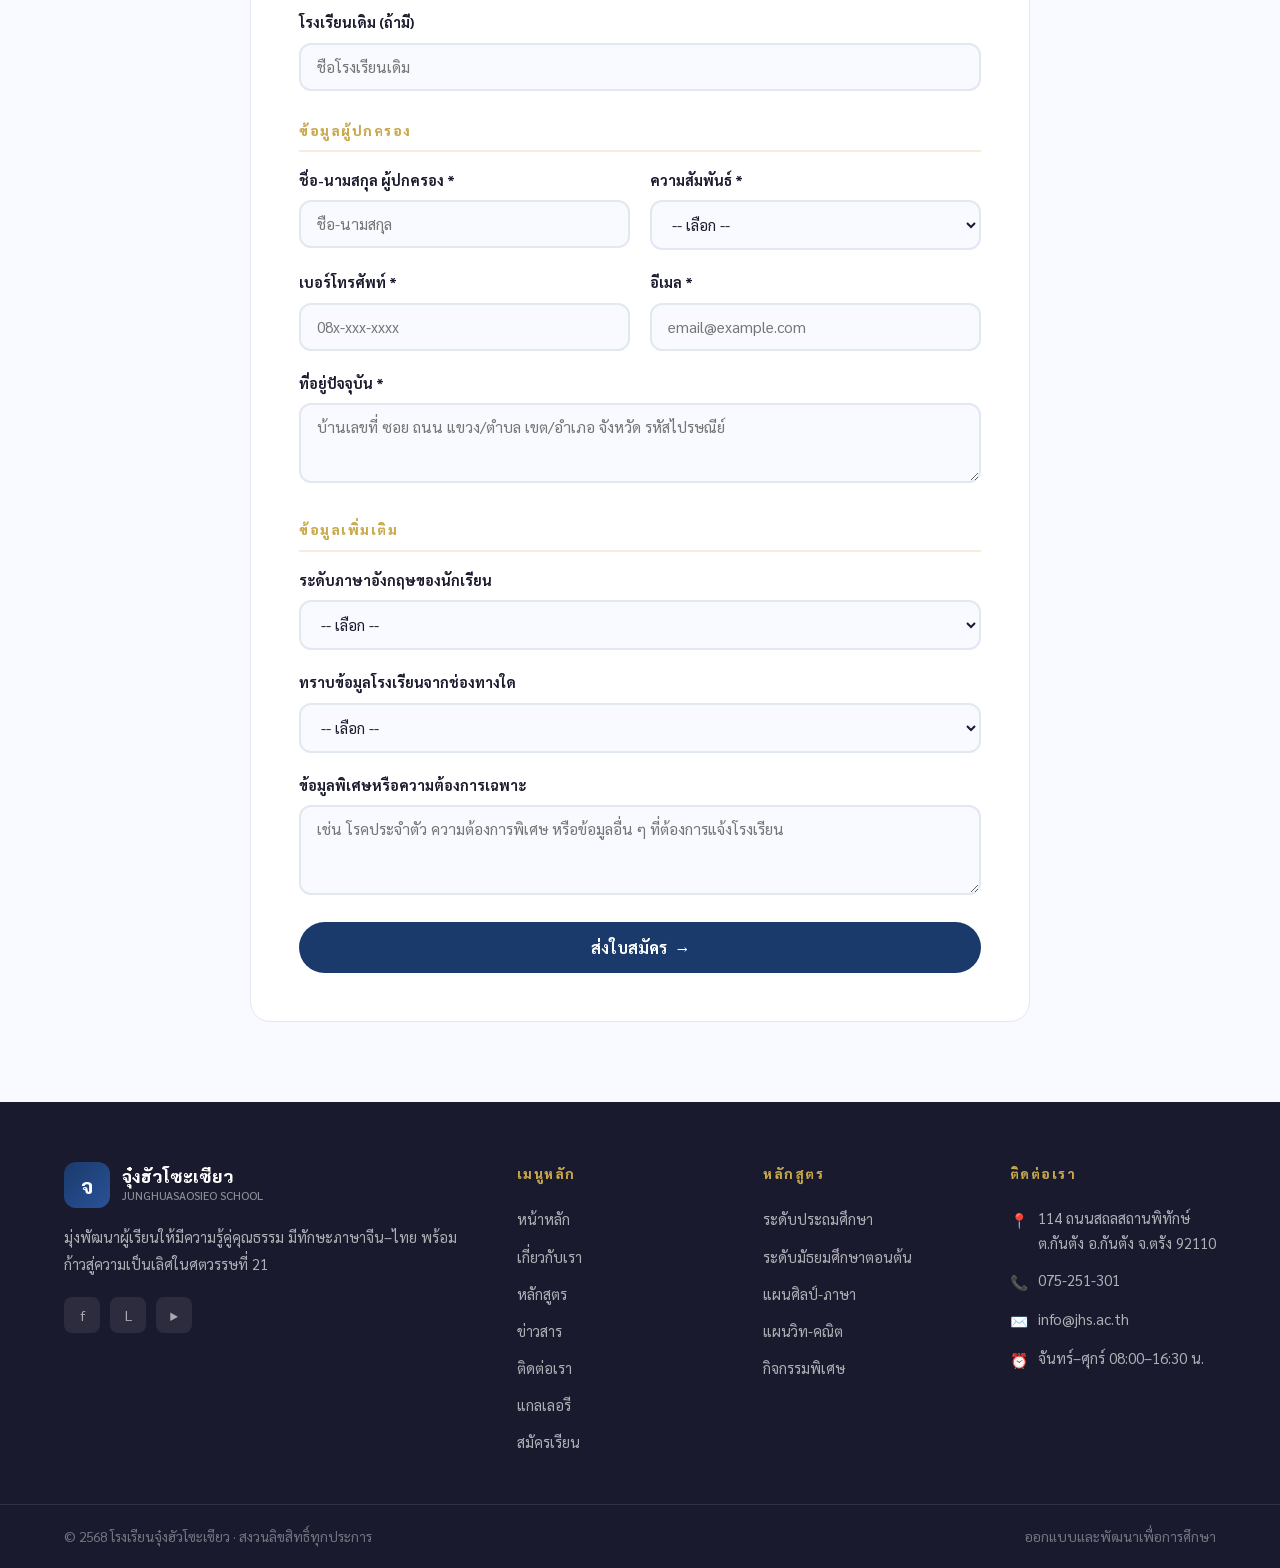
<file: admissions.html>
<!DOCTYPE html>
<html lang="th">
<head>
  <meta charset="UTF-8" />
  <meta name="viewport" content="width=device-width, initial-scale=1.0" />
  <title>สมัครเรียน | โรงเรียนจุ๋งฮัวโซะเซียว</title>
  <meta name="description" content="ขั้นตอนการสมัครเรียน คุณสมบัติผู้สมัคร กำหนดการรับสมัคร และแบบฟอร์มสมัครเรียนออนไลน์ โรงเรียนจุ๋งฮัวโซะเซียว" />
  <meta name="robots" content="index, follow" />
  <meta property="og:type" content="website" />
  <meta property="og:site_name" content="โรงเรียนจุ๋งฮัวโซะเซียว (JHS)" />
  <meta property="og:title" content="สมัครเรียน | โรงเรียนจุ๋งฮัวโซะเซียว" />
  <meta property="og:description" content="ขั้นตอนการสมัครเรียน คุณสมบัติผู้สมัคร กำหนดการรับสมัคร และแบบฟอร์มสมัครเรียนออนไลน์ โรงเรียนจุ๋งฮัวโซะเซียว" />
  <link rel="preconnect" href="https://fonts.googleapis.com" />
  <link rel="preconnect" href="https://fonts.gstatic.com" crossorigin />
  <link href="https://fonts.googleapis.com/css2?family=Sarabun:wght@400;500;600;700;800;900&display=swap" rel="stylesheet" />
  <link rel="stylesheet" href="css/style.css" />
  <style>
    /* STEPS */
    .steps-grid {
      display: grid;
      grid-template-columns: repeat(auto-fit, minmax(200px, 1fr));
      gap: 0;
      position: relative;
      counter-reset: step;
    }
    .steps-grid::before {
      content: '';
      position: absolute;
      top: 36px;
      left: 10%;
      right: 10%;
      height: 2px;
      background: linear-gradient(90deg, var(--primary), var(--accent));
      z-index: 0;
    }
    .step-card {
      text-align: center;
      padding: 0 20px 32px;
      position: relative;
      z-index: 1;
    }
    .step-num {
      width: 72px;
      height: 72px;
      background: linear-gradient(135deg, var(--primary), var(--primary-light));
      color: #fff;
      border-radius: 50%;
      display: flex;
      align-items: center;
      justify-content: center;
      font-size: 1.5rem;
      font-weight: 900;
      margin: 0 auto 20px;
      border: 4px solid #fff;
      box-shadow: var(--shadow);
      counter-increment: step;
    }
    .step-title {
      font-size: 1rem;
      font-weight: 800;
      color: var(--primary);
      margin-bottom: 8px;
    }
    .step-desc {
      font-size: 0.88rem;
      color: var(--text-muted);
      line-height: 1.6;
    }

    /* DATES TABLE */
    .dates-table {
      width: 100%;
      border-collapse: collapse;
      font-size: 0.95rem;
    }
    .dates-table th {
      background: var(--primary);
      color: #fff;
      padding: 14px 20px;
      text-align: left;
      font-weight: 700;
    }
    .dates-table th:first-child { border-radius: 10px 0 0 0; }
    .dates-table th:last-child  { border-radius: 0 10px 0 0; }
    .dates-table td {
      padding: 14px 20px;
      border-bottom: 1px solid var(--border);
      color: var(--text-dark);
    }
    .dates-table tr:last-child td { border-bottom: none; }
    .dates-table tr:nth-child(even) td { background: var(--bg-light); }
    .dates-table .badge {
      display: inline-block;
      padding: 3px 12px;
      border-radius: 50px;
      font-size: 0.8rem;
      font-weight: 700;
    }
    .badge-open   { background: rgba(34,197,94,0.12); color: #16a34a; }
    .badge-soon   { background: rgba(234,179,8,0.15);  color: #b45309; }
    .badge-closed { background: rgba(239,68,68,0.1);   color: #dc2626; }

    /* REQUIREMENTS */
    .req-grid {
      display: grid;
      grid-template-columns: repeat(auto-fit, minmax(280px, 1fr));
      gap: 24px;
    }
    .req-card {
      background: #fff;
      border: 1px solid var(--border);
      border-radius: var(--radius-lg);
      overflow: hidden;
      transition: var(--transition);
    }
    .req-card:hover { box-shadow: var(--shadow-lg); transform: translateY(-3px); }
    .req-card-head {
      background: linear-gradient(135deg, var(--primary), var(--primary-light));
      color: #fff;
      padding: 20px 24px;
      display: flex;
      align-items: center;
      gap: 12px;
    }
    .req-card-head .icon { font-size: 1.6rem; }
    .req-card-head .level { font-size: 1rem; font-weight: 800; }
    .req-card-head .age   { font-size: 0.82rem; opacity: 0.75; margin-top: 2px; }
    .req-card-body { padding: 24px; }
    .req-list { display: flex; flex-direction: column; gap: 10px; }
    .req-list li {
      display: flex;
      align-items: flex-start;
      gap: 10px;
      font-size: 0.92rem;
      color: var(--text-muted);
      line-height: 1.5;
    }
    .req-list li::before {
      content: '✓';
      background: rgba(26,58,107,0.1);
      color: var(--primary);
      border-radius: 50%;
      width: 20px;
      height: 20px;
      display: flex;
      align-items: center;
      justify-content: center;
      font-size: 0.72rem;
      font-weight: 900;
      flex-shrink: 0;
      margin-top: 1px;
    }

    /* FORM */
    .adm-form-wrap {
      max-width: 780px;
      margin: 0 auto;
      background: #fff;
      border: 1px solid var(--border);
      border-radius: var(--radius-lg);
      padding: 48px;
    }
    .adm-form-wrap h3 {
      font-size: 1.5rem;
      font-weight: 800;
      color: var(--primary);
      margin-bottom: 8px;
    }
    .adm-form-wrap > p {
      color: var(--text-muted);
      margin-bottom: 36px;
    }
    .form-section-title {
      font-size: 0.85rem;
      font-weight: 800;
      text-transform: uppercase;
      letter-spacing: 1.5px;
      color: var(--accent);
      margin: 28px 0 16px;
      padding-bottom: 8px;
      border-bottom: 2px solid rgba(200,168,75,0.2);
    }
    .form-row-3 {
      display: grid;
      grid-template-columns: 1fr 1fr 1fr;
      gap: 20px;
    }
    .form-error {
      font-size: 0.82rem;
      color: #dc2626;
      margin-top: 5px;
      display: none;
    }
    .form-input.error { border-color: #dc2626; }
    .form-input.error + .form-error { display: block; }
    @media (max-width: 768px) {
      .adm-form-wrap { padding: 28px 20px; }
      .form-row-3 { grid-template-columns: 1fr; }
      .steps-grid::before { display: none; }
    }
    @media (max-width: 600px) {
      .steps-grid { grid-template-columns: 1fr 1fr; }
    }
  </style>
</head>
<body>

  <!-- PROGRESS BAR -->
  <div id="progressBar"></div>

  <!-- HEADER -->
  <header class="header" id="header">
    <div class="container">
      <nav class="nav" aria-label="เมนูหลัก">
        <a href="index.html" class="logo">
          <div class="logo-icon">จ</div>
          <div class="logo-text">
            <span class="logo-name">จุ๋งฮัวโซะเซียว</span>
            <span class="logo-sub">JUNGHUASAOSIEO SCHOOL</span>
          </div>
        </a>
        <ul class="nav-links">
          <li><a href="index.html">หน้าหลัก</a></li>
          <li><a href="about.html">เกี่ยวกับเรา</a></li>
          <li><a href="programs.html">หลักสูตร</a></li>
          <li><a href="news.html">ข่าวสาร</a></li>
          <li><a href="contact.html">ติดต่อเรา</a></li>
          <li><a href="gallery.html">แกลเลอรี</a></li>
          <li><a href="admissions.html" class="nav-cta active">สมัครเรียน</a></li>
        </ul>
        <button class="hamburger" aria-label="เมนู">
          <span></span><span></span><span></span>
        </button>
      </nav>
    </div>
  </header>

  <!-- MOBILE NAV -->
  <div class="mobile-nav" role="navigation" aria-label="เมนูมือถือ">
    <a href="index.html">หน้าหลัก</a>
    <a href="about.html">เกี่ยวกับเรา</a>
    <a href="programs.html">หลักสูตร</a>
    <a href="news.html">ข่าวสาร</a>
    <a href="contact.html">ติดต่อเรา</a>
    <a href="gallery.html">แกลเลอรี</a>
    <a href="admissions.html" class="mobile-cta active">สมัครเรียน</a>
  </div>

  <!-- PAGE HERO -->
  <div class="page-hero">
    <div class="container">
      <h1>สมัครเรียน</h1>
      <p>เริ่มต้นการเดินทางสู่ความเป็นเลิศกับโรงเรียนจุ๋งฮัวโซะเซียว</p>
      <div class="breadcrumb">
        <a href="index.html">หน้าหลัก</a>
        <span>›</span>
        <span>สมัครเรียน</span>
      </div>
    </div>
  </div>

  <!-- STEPS -->
  <section class="section">
    <div class="container">
      <div class="section-header fade-in">
        <span class="section-tag">ขั้นตอนการสมัคร</span>
        <h2 class="section-title">สมัครเรียนง่าย ๆ ใน 5 ขั้นตอน</h2>
        <p class="section-desc">เราออกแบบกระบวนการสมัครให้สะดวกและรวดเร็ว</p>
      </div>
      <div class="steps-grid fade-in">
        <div class="step-card">
          <div class="step-num">1</div>
          <div class="step-title">กรอกแบบฟอร์ม</div>
          <p class="step-desc">กรอกข้อมูลผู้สมัครในแบบฟอร์มออนไลน์ด้านล่าง หรือรับเอกสารสมัครที่โรงเรียน</p>
        </div>
        <div class="step-card">
          <div class="step-num">2</div>
          <div class="step-title">ยื่นเอกสาร</div>
          <p class="step-desc">ส่งเอกสารประกอบการสมัครทั้งหมดที่ฝ่ายรับสมัครของโรงเรียน</p>
        </div>
        <div class="step-card">
          <div class="step-num">3</div>
          <div class="step-title">สอบคัดเลือก</div>
          <p class="step-desc">นักเรียนเข้าสอบข้อเขียนและสัมภาษณ์ตามกำหนดการที่แจ้ง</p>
        </div>
        <div class="step-card">
          <div class="step-num">4</div>
          <div class="step-title">ประกาศผล</div>
          <p class="step-desc">ประกาศผลการสอบคัดเลือกทางเว็บไซต์และโทรศัพท์แจ้งผู้ปกครอง</p>
        </div>
        <div class="step-card">
          <div class="step-num">5</div>
          <div class="step-title">ลงทะเบียน</div>
          <p class="step-desc">ชำระค่าธรรมเนียมและรายงานตัวเพื่อเริ่มต้นเป็นส่วนหนึ่งของโรงเรียน</p>
        </div>
      </div>
    </div>
  </section>

  <!-- IMPORTANT DATES -->
  <section class="section" style="background:var(--bg-light);">
    <div class="container">
      <div class="section-header fade-in">
        <span class="section-tag">กำหนดการ</span>
        <h2 class="section-title">ปฏิทินการรับสมัคร ปีการศึกษา 2568</h2>
        <p class="section-desc">ติดตามกำหนดการสำคัญไม่ให้พลาด</p>
      </div>
      <div class="fade-in" style="border-radius:var(--radius-lg);overflow:hidden;box-shadow:var(--shadow);">
        <div style="overflow-x:auto;">
        <table class="dates-table">
          <thead>
            <tr>
              <th>กิจกรรม</th>
              <th>ช่วงเวลา</th>
              <th>ระดับชั้น</th>
              <th>สถานะ</th>
            </tr>
          </thead>
          <tbody>
            <tr>
              <td><strong>เปิดรับสมัครนักเรียนใหม่</strong></td>
              <td>2 ม.ค. – 31 มี.ค. 2568</td>
              <td>ป.1 – ม.6</td>
              <td><span class="badge badge-open">เปิดรับสมัคร</span></td>
            </tr>
            <tr>
              <td><strong>สอบคัดเลือก (รอบที่ 1)</strong></td>
              <td>15 ก.พ. 2568</td>
              <td>ป.1 – ม.6</td>
              <td><span class="badge badge-closed">ปิดแล้ว</span></td>
            </tr>
            <tr>
              <td><strong>สอบคัดเลือก (รอบที่ 2)</strong></td>
              <td>22 มี.ค. 2568</td>
              <td>ป.1 – ม.6</td>
              <td><span class="badge badge-soon">เร็ว ๆ นี้</span></td>
            </tr>
            <tr>
              <td><strong>ประกาศผลการคัดเลือก</strong></td>
              <td>31 มี.ค. 2568</td>
              <td>ทุกระดับ</td>
              <td><span class="badge badge-soon">เร็ว ๆ นี้</span></td>
            </tr>
            <tr>
              <td><strong>รายงานตัวและชำระค่าธรรมเนียม</strong></td>
              <td>1 – 30 เม.ย. 2568</td>
              <td>ทุกระดับ</td>
              <td><span class="badge badge-soon">เร็ว ๆ นี้</span></td>
            </tr>
            <tr>
              <td><strong>เปิดภาคเรียนที่ 1</strong></td>
              <td>16 พ.ค. 2568</td>
              <td>ทุกระดับ</td>
              <td><span class="badge badge-soon">เร็ว ๆ นี้</span></td>
            </tr>
          </tbody>
        </table>
        </div>
      </div>
    </div>
  </section>

  <!-- REQUIREMENTS -->
  <section class="section">
    <div class="container">
      <div class="section-header fade-in">
        <span class="section-tag">คุณสมบัติ & เอกสาร</span>
        <h2 class="section-title">เอกสารประกอบการสมัคร</h2>
        <p class="section-desc">เตรียมเอกสารให้ครบถ้วนก่อนมาสมัครที่โรงเรียน</p>
      </div>
      <div class="req-grid">

        <div class="req-card fade-in">
          <div class="req-card-head">
            <div class="icon">📖</div>
            <div>
              <div class="level">ระดับประถมศึกษา</div>
              <div class="age">ป.1–ป.6</div>
            </div>
          </div>
          <div class="req-card-body">
            <ul class="req-list">
              <li>สูติบัตร (ฉบับจริงพร้อมสำเนา 2 ชุด)</li>
              <li>สำเนาทะเบียนบ้านของเด็กและผู้ปกครอง</li>
              <li>ปพ.1 หรือระเบียนแสดงผลการเรียน</li>
              <li>รูปถ่ายนักเรียน 1 นิ้ว จำนวน 3 รูป</li>
              <li>สำเนาบัตรประชาชนผู้ปกครอง</li>
              <li>หนังสือรับรองจากโรงเรียนเดิม (ถ้ามี)</li>
            </ul>
          </div>
        </div>

        <div class="req-card fade-in">
          <div class="req-card-head">
            <div class="icon">🎓</div>
            <div>
              <div class="level">ระดับมัธยมศึกษา</div>
              <div class="age">ม.1–ม.6</div>
            </div>
          </div>
          <div class="req-card-body">
            <ul class="req-list">
              <li>สูติบัตร (ฉบับจริงพร้อมสำเนา 2 ชุด)</li>
              <li>สำเนาทะเบียนบ้านของเด็กและผู้ปกครอง</li>
              <li>ปพ.1 ระดับประถม/มัธยม (แล้วแต่กรณี)</li>
              <li>รูปถ่ายนักเรียน 1½ นิ้ว จำนวน 4 รูป</li>
              <li>สำเนาบัตรประชาชนนักเรียนและผู้ปกครอง</li>
              <li>วุฒิการศึกษาระดับก่อนหน้า</li>
              <li>หนังสือรับรองความประพฤติจากโรงเรียนเดิม</li>
            </ul>
          </div>
        </div>

      </div>
    </div>
  </section>

  <!-- APPLICATION FORM -->
  <section class="section" style="background:var(--bg-light);">
    <div class="container">
      <div class="section-header fade-in">
        <span class="section-tag">แบบฟอร์มออนไลน์</span>
        <h2 class="section-title">สมัครเรียนออนไลน์</h2>
        <p class="section-desc">กรอกข้อมูลเบื้องต้น เราจะติดต่อกลับเพื่อนัดหมายขั้นตอนต่อไป</p>
      </div>
      <div class="adm-form-wrap fade-in">
        <h3>แบบฟอร์มสมัครเรียน ปีการศึกษา 2568</h3>
        <p>กรุณากรอกข้อมูลให้ครบถ้วนและถูกต้อง เจ้าหน้าที่จะติดต่อยืนยันภายใน 1–2 วันทำการ</p>

        <form id="admForm" novalidate>

          <div class="form-section-title">ข้อมูลนักเรียน</div>
          <div class="form-row">
            <div class="form-group">
              <label class="form-label" for="adm-fname">ชื่อ (นักเรียน) *</label>
              <input type="text" id="adm-fname" class="form-input" placeholder="ชื่อ" required />
              <div class="form-error">กรุณากรอกชื่อ</div>
            </div>
            <div class="form-group">
              <label class="form-label" for="adm-lname">นามสกุล (นักเรียน) *</label>
              <input type="text" id="adm-lname" class="form-input" placeholder="นามสกุล" required />
              <div class="form-error">กรุณากรอกนามสกุล</div>
            </div>
          </div>

          <div class="form-row-3">
            <div class="form-group">
              <label class="form-label" for="adm-dob">วันเกิด *</label>
              <input type="date" id="adm-dob" class="form-input" required />
              <div class="form-error">กรุณาระบุวันเกิด</div>
            </div>
            <div class="form-group">
              <label class="form-label" for="adm-gender">เพศ *</label>
              <select id="adm-gender" class="form-input" required>
                <option value="" disabled selected>-- เลือก --</option>
                <option value="male">ชาย</option>
                <option value="female">หญิง</option>
              </select>
              <div class="form-error">กรุณาเลือกเพศ</div>
            </div>
            <div class="form-group">
              <label class="form-label" for="adm-nationality">สัญชาติ *</label>
              <input type="text" id="adm-nationality" class="form-input" placeholder="ไทย" value="ไทย" required />
              <div class="form-error">กรุณาระบุสัญชาติ</div>
            </div>
          </div>

          <div class="form-group">
            <label class="form-label" for="adm-level">ระดับชั้นที่สมัคร *</label>
            <select id="adm-level" class="form-input" required>
              <option value="" disabled selected>-- เลือกระดับชั้น --</option>
              <optgroup label="ระดับประถมศึกษา">
                <option value="p1">ประถมศึกษาปีที่ 1</option>
                <option value="p2">ประถมศึกษาปีที่ 2</option>
                <option value="p3">ประถมศึกษาปีที่ 3</option>
                <option value="p4">ประถมศึกษาปีที่ 4</option>
                <option value="p5">ประถมศึกษาปีที่ 5</option>
                <option value="p6">ประถมศึกษาปีที่ 6</option>
              </optgroup>
              <optgroup label="ระดับมัธยมศึกษา">
                <option value="m1">มัธยมศึกษาปีที่ 1</option>
                <option value="m2">มัธยมศึกษาปีที่ 2</option>
                <option value="m3">มัธยมศึกษาปีที่ 3</option>
                <option value="m4">มัธยมศึกษาปีที่ 4</option>
                <option value="m5">มัธยมศึกษาปีที่ 5</option>
                <option value="m6">มัธยมศึกษาปีที่ 6</option>
              </optgroup>
            </select>
            <div class="form-error">กรุณาเลือกระดับชั้น</div>
          </div>

          <div class="form-group">
            <label class="form-label" for="adm-prev-school">โรงเรียนเดิม (ถ้ามี)</label>
            <input type="text" id="adm-prev-school" class="form-input" placeholder="ชื่อโรงเรียนเดิม" />
          </div>

          <div class="form-section-title">ข้อมูลผู้ปกครอง</div>
          <div class="form-row">
            <div class="form-group">
              <label class="form-label" for="adm-parent-name">ชื่อ-นามสกุล ผู้ปกครอง *</label>
              <input type="text" id="adm-parent-name" class="form-input" placeholder="ชื่อ-นามสกุล" required />
              <div class="form-error">กรุณากรอกชื่อผู้ปกครอง</div>
            </div>
            <div class="form-group">
              <label class="form-label" for="adm-relation">ความสัมพันธ์ *</label>
              <select id="adm-relation" class="form-input" required>
                <option value="" disabled selected>-- เลือก --</option>
                <option value="father">บิดา</option>
                <option value="mother">มารดา</option>
                <option value="guardian">ผู้ปกครองตามกฎหมาย</option>
                <option value="other">อื่น ๆ</option>
              </select>
              <div class="form-error">กรุณาเลือกความสัมพันธ์</div>
            </div>
          </div>

          <div class="form-row">
            <div class="form-group">
              <label class="form-label" for="adm-phone">เบอร์โทรศัพท์ *</label>
              <input type="tel" id="adm-phone" class="form-input" placeholder="08x-xxx-xxxx" required />
              <div class="form-error">กรุณากรอกเบอร์โทรศัพท์</div>
            </div>
            <div class="form-group">
              <label class="form-label" for="adm-email">อีเมล *</label>
              <input type="email" id="adm-email" class="form-input" placeholder="email@example.com" required />
              <div class="form-error">กรุณากรอกอีเมลให้ถูกต้อง</div>
            </div>
          </div>

          <div class="form-group">
            <label class="form-label" for="adm-address">ที่อยู่ปัจจุบัน *</label>
            <textarea id="adm-address" class="form-input" placeholder="บ้านเลขที่ ซอย ถนน แขวง/ตำบล เขต/อำเภอ จังหวัด รหัสไปรษณีย์" required style="min-height:80px;"></textarea>
            <div class="form-error">กรุณากรอกที่อยู่</div>
          </div>

          <div class="form-section-title">ข้อมูลเพิ่มเติม</div>
          <div class="form-group">
            <label class="form-label" for="adm-english">ระดับภาษาอังกฤษของนักเรียน</label>
            <select id="adm-english" class="form-input">
              <option value="" disabled selected>-- เลือก --</option>
              <option value="none">ไม่มีพื้นฐาน</option>
              <option value="basic">พื้นฐาน</option>
              <option value="intermediate">ปานกลาง</option>
              <option value="advanced">ดี</option>
            </select>
          </div>

          <div class="form-group">
            <label class="form-label" for="adm-source">ทราบข้อมูลโรงเรียนจากช่องทางใด</label>
            <select id="adm-source" class="form-input">
              <option value="" disabled selected>-- เลือก --</option>
              <option value="friend">เพื่อน/ครอบครัวแนะนำ</option>
              <option value="facebook">Facebook</option>
              <option value="google">Google Search</option>
              <option value="line">Line</option>
              <option value="banner">ป้ายโฆษณา</option>
              <option value="other">อื่น ๆ</option>
            </select>
          </div>

          <div class="form-group">
            <label class="form-label" for="adm-note">ข้อมูลพิเศษหรือความต้องการเฉพาะ</label>
            <textarea id="adm-note" class="form-input" placeholder="เช่น โรคประจำตัว ความต้องการพิเศษ หรือข้อมูลอื่น ๆ ที่ต้องการแจ้งโรงเรียน" style="min-height:90px;"></textarea>
          </div>

          <button type="submit" class="form-submit" style="margin-top:8px;">
            ส่งใบสมัคร <span>→</span>
          </button>
        </form>
      </div>
    </div>
  </section>

  <!-- FOOTER -->
  <footer class="footer" role="contentinfo">
    <div class="container">
      <div class="footer-grid">
        <div class="footer-brand">
          <a href="index.html" class="logo">
            <div class="logo-icon">จ</div>
            <div class="logo-text">
              <span class="logo-name">จุ๋งฮัวโซะเซียว</span>
              <span class="logo-sub">JUNGHUASAOSIEO SCHOOL</span>
            </div>
          </a>
          <p>มุ่งพัฒนาผู้เรียนให้มีความรู้คู่คุณธรรม มีทักษะภาษาจีน–ไทย พร้อมก้าวสู่ความเป็นเลิศในศตวรรษที่ 21</p>
          <div class="social-links" style="margin-top:20px;">
            <a href="https://www.facebook.com/JunghuaSoasieo/" title="Facebook" target="_blank" rel="noopener">f</a>
            <a href="#" title="Line">L</a>
            <a href="#" title="YouTube">▶</a>
          </div>
        </div>
        <div>
          <div class="footer-heading">เมนูหลัก</div>
          <ul class="footer-links">
            <li><a href="index.html">หน้าหลัก</a></li>
            <li><a href="about.html">เกี่ยวกับเรา</a></li>
            <li><a href="programs.html">หลักสูตร</a></li>
            <li><a href="news.html">ข่าวสาร</a></li>
            <li><a href="contact.html">ติดต่อเรา</a></li>
            <li><a href="gallery.html">แกลเลอรี</a></li>
            <li><a href="admissions.html">สมัครเรียน</a></li>
          </ul>
        </div>
        <div>
          <div class="footer-heading">หลักสูตร</div>
          <ul class="footer-links">
            <li><a href="programs.html">ระดับประถมศึกษา</a></li>
            <li><a href="programs.html">ระดับมัธยมศึกษาตอนต้น</a></li>
            <li><a href="programs.html">แผนศิลป์-ภาษา</a></li>
            <li><a href="programs.html">แผนวิท-คณิต</a></li>
            <li><a href="programs.html">กิจกรรมพิเศษ</a></li>
          </ul>
        </div>
        <div>
          <div class="footer-heading">ติดต่อเรา</div>
          <div class="footer-contact-item">
            <span class="icon">📍</span>
            <span>114 ถนนสถลสถานพิทักษ์ ต.กันตัง อ.กันตัง จ.ตรัง 92110</span>
          </div>
          <div class="footer-contact-item">
            <span class="icon">📞</span>
            <span>075-251-301</span>
          </div>
          <div class="footer-contact-item">
            <span class="icon">✉️</span>
            <span>info@jhs.ac.th</span>
          </div>
          <div class="footer-contact-item">
            <span class="icon">⏰</span>
            <span>จันทร์–ศุกร์ 08:00–16:30 น.</span>
          </div>
        </div>
      </div>
    </div>
    <div class="footer-bottom">
      <div class="container" style="display:flex;justify-content:space-between;flex-wrap:wrap;gap:12px;width:100%;">
        <span>© 2568 โรงเรียนจุ๋งฮัวโซะเซียว · สงวนลิขสิทธิ์ทุกประการ</span>
        <span>ออกแบบและพัฒนาเพื่อการศึกษา</span>
      </div>
    </div>
  </footer>

  <!-- TOAST -->
  <div class="toast" id="admToast">✓ ส่งใบสมัครเรียบร้อยแล้ว เราจะติดต่อกลับโดยเร็ว!</div>

  <button class="scroll-top" aria-label="กลับด้านบน">↑</button>
  <script src="js/main.js"></script>
  <script>
    // Admissions form with validation
    const admForm = document.getElementById('admForm');
    const admToast = document.getElementById('admToast');

    admForm.addEventListener('submit', (e) => {
      e.preventDefault();
      let valid = true;

      admForm.querySelectorAll('[required]').forEach(field => {
        field.classList.remove('error');
        if (!field.value.trim()) {
          field.classList.add('error');
          valid = false;
        }
        if (field.type === 'email' && field.value && !/^[^\s@]+@[^\s@]+\.[^\s@]+$/.test(field.value)) {
          field.classList.add('error');
          valid = false;
        }
      });

      if (!valid) {
        admForm.querySelector('.error')?.scrollIntoView({ behavior: 'smooth', block: 'center' });
        return;
      }

      const btn = admForm.querySelector('.form-submit');
      btn.textContent = 'กำลังส่ง...';
      btn.disabled = true;

      setTimeout(() => {
        admForm.reset();
        btn.innerHTML = '✓ ส่งใบสมัครเรียบร้อยแล้ว';
        admToast.classList.add('show');
        setTimeout(() => admToast.classList.remove('show'), 5000);
        setTimeout(() => {
          btn.innerHTML = 'ส่งใบสมัคร <span>→</span>';
          btn.disabled = false;
        }, 3500);
      }, 1400);
    });

    // Remove error on input
    admForm.querySelectorAll('.form-input').forEach(field => {
      field.addEventListener('input', () => field.classList.remove('error'));
    });
  </script>
</body>
</html>
</file>
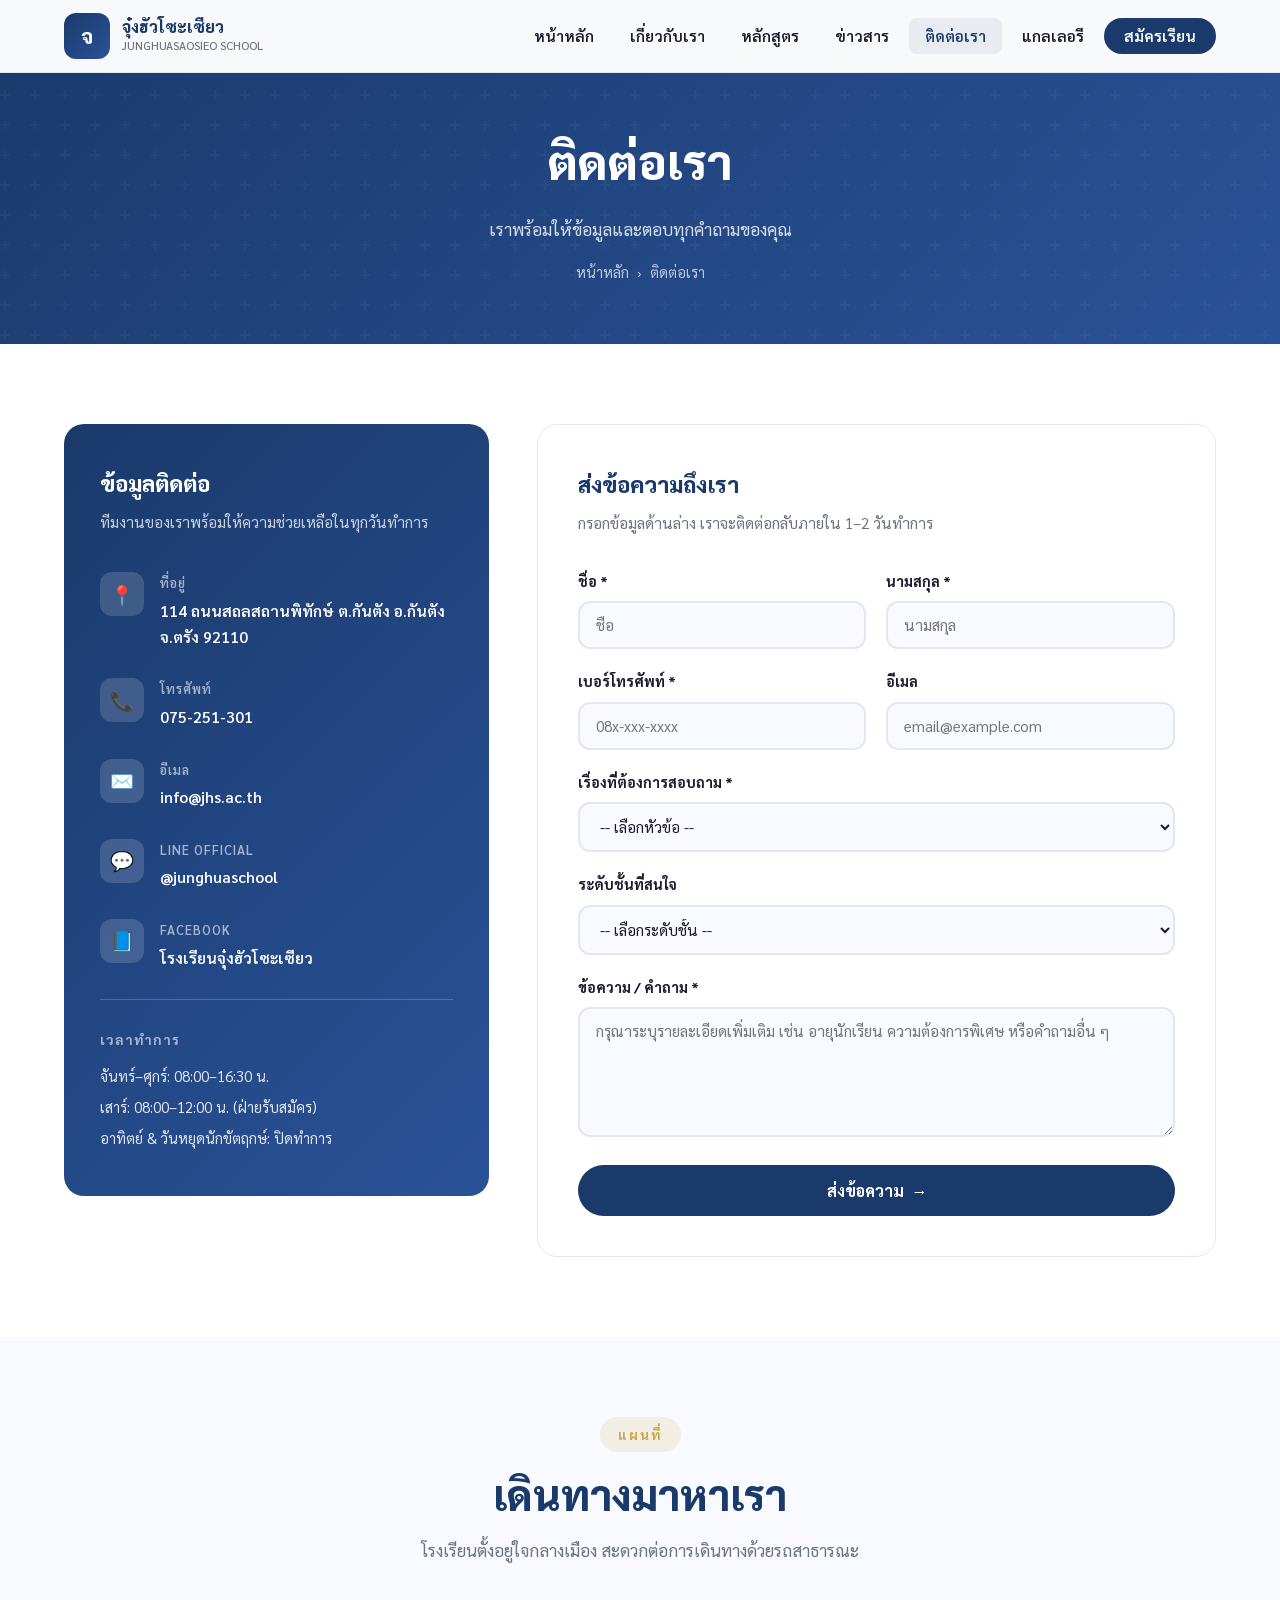
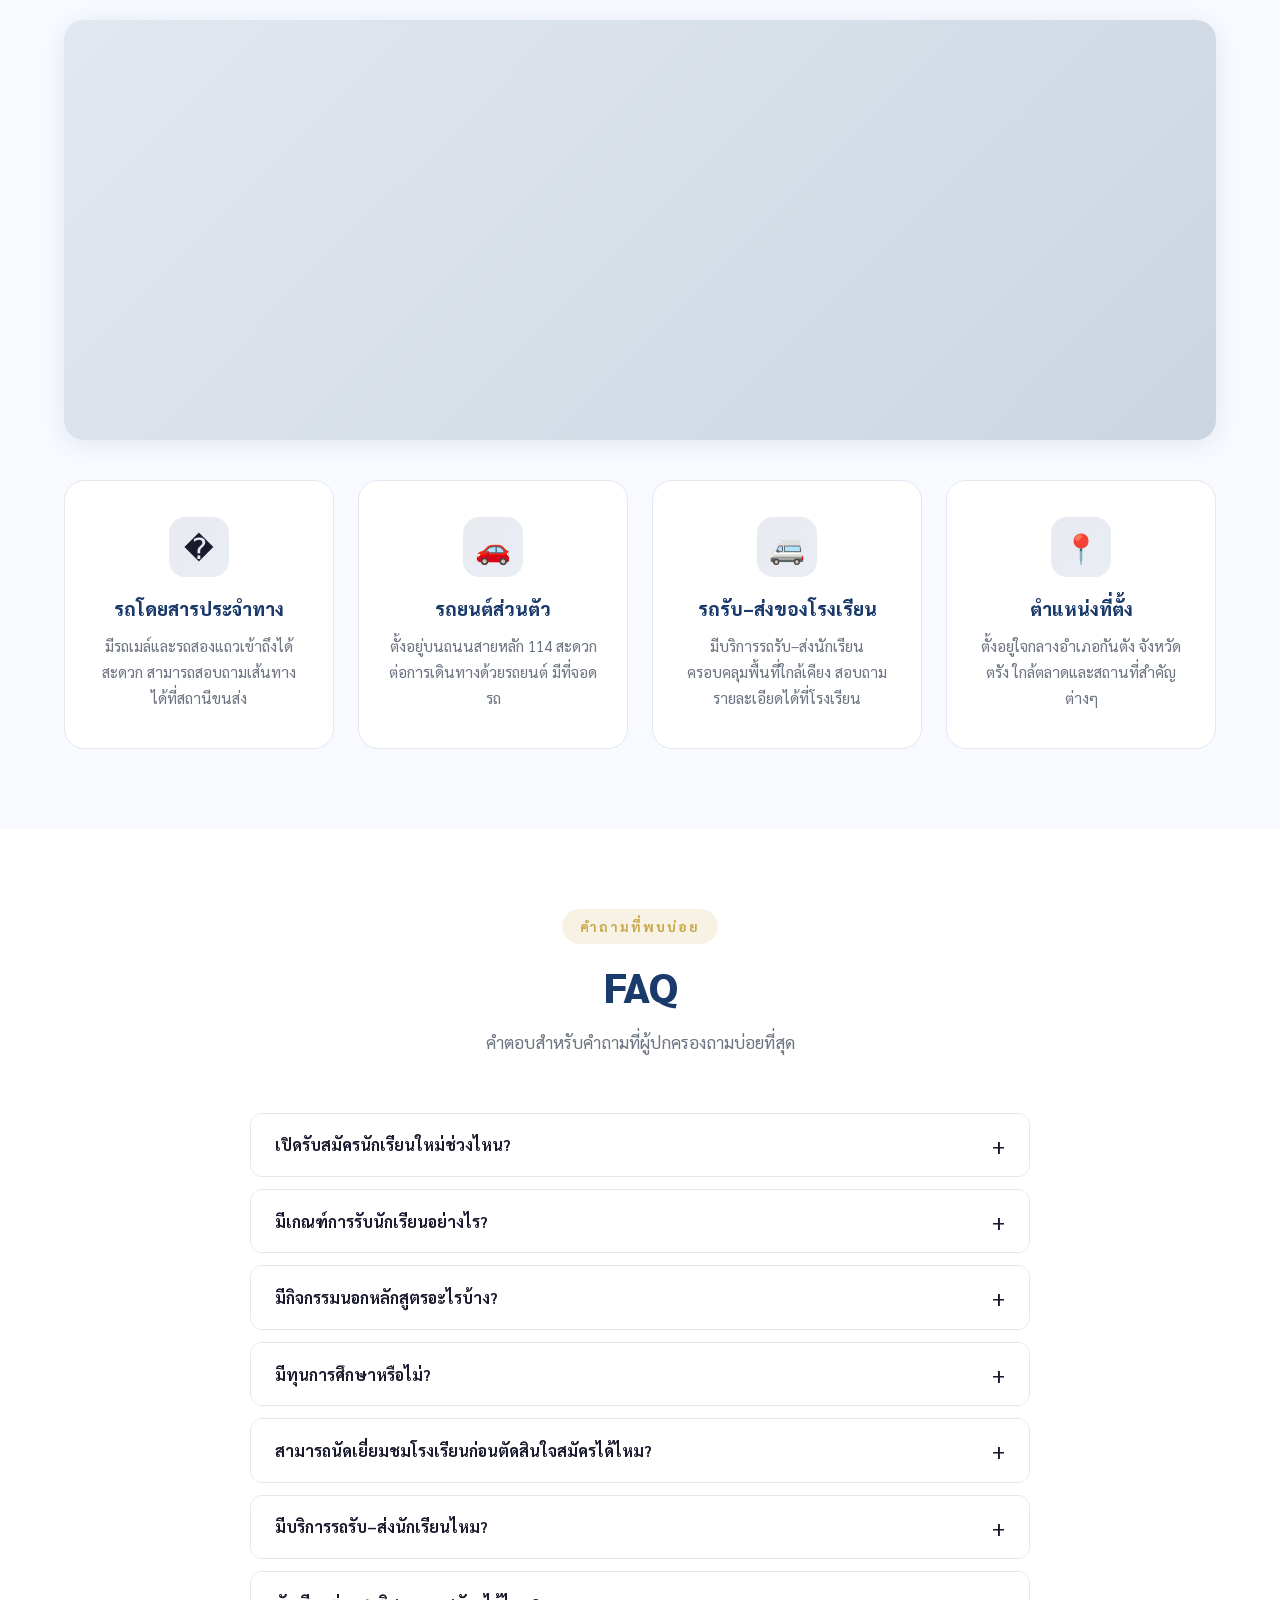
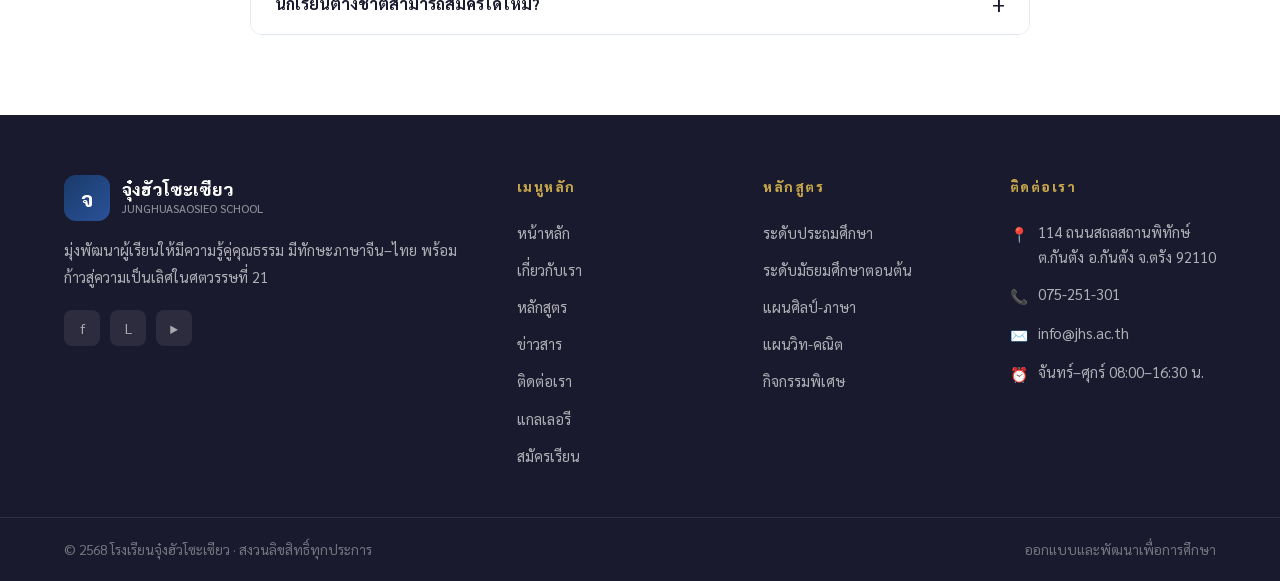
<file: contact.html>
<!DOCTYPE html>
<html lang="th">
<head>
  <meta charset="UTF-8" />
  <meta name="viewport" content="width=device-width, initial-scale=1.0" />
  <title>ติดต่อเรา | โรงเรียนจุ๋งฮัวโซะเซียว</title>
  <meta name="description" content="ติดต่อโรงเรียนจุ๋งฮัวโซะเซียว สมัครเรียน สอบถามข้อมูล และนัดหมายเยี่ยมชมโรงเรียน" />
  <meta name="robots" content="index, follow" />
  <meta property="og:type" content="website" />
  <meta property="og:site_name" content="โรงเรียนจุ๋งฮัวโซะเซียว (JHS)" />
  <meta property="og:title" content="ติดต่อเรา | โรงเรียนจุ๋งฮัวโซะเซียว" />
  <meta property="og:description" content="ติดต่อโรงเรียนจุ๋งฮัวโซะเซียว สมัครเรียน สอบถามข้อมูล และนัดหมายเยี่ยมชมโรงเรียน" />
  <link rel="preconnect" href="https://fonts.googleapis.com" />
  <link rel="preconnect" href="https://fonts.gstatic.com" crossorigin />
  <link href="https://fonts.googleapis.com/css2?family=Sarabun:wght@400;500;600;700;800;900&display=swap" rel="stylesheet" />
  <link rel="stylesheet" href="css/style.css" />
</head>
<body>

  <!-- SCROLL PROGRESS BAR -->
  <div id="progressBar"></div>

  <!-- HEADER -->
  <header class="header" id="header">
    <div class="container">
      <nav class="nav" aria-label="เมนูหลัก">
        <a href="index.html" class="logo">
          <div class="logo-icon">จ</div>
          <div class="logo-text">
            <span class="logo-name">จุ๋งฮัวโซะเซียว</span>
            <span class="logo-sub">JUNGHUASAOSIEO SCHOOL</span>
          </div>
        </a>
        <ul class="nav-links">
          <li><a href="index.html">หน้าหลัก</a></li>
          <li><a href="about.html">เกี่ยวกับเรา</a></li>
          <li><a href="programs.html">หลักสูตร</a></li>
          <li><a href="news.html">ข่าวสาร</a></li>
          <li><a href="contact.html" class="active">ติดต่อเรา</a></li>
          <li><a href="gallery.html">แกลเลอรี</a></li>
          <li><a href="admissions.html" class="nav-cta">สมัครเรียน</a></li>
        </ul>
        <button class="hamburger" aria-label="เมนู">
          <span></span><span></span><span></span>
        </button>
      </nav>
    </div>
  </header>

  <!-- MOBILE NAV -->
  <div class="mobile-nav" role="navigation" aria-label="เมนูมือถือ">
    <a href="index.html">หน้าหลัก</a>
    <a href="about.html">เกี่ยวกับเรา</a>
    <a href="programs.html">หลักสูตร</a>
    <a href="news.html">ข่าวสาร</a>
    <a href="contact.html" class="active">ติดต่อเรา</a>
    <a href="gallery.html">แกลเลอรี</a>
    <a href="admissions.html" class="mobile-cta">สมัครเรียน</a>
  </div>

  <!-- PAGE HERO -->
  <div class="page-hero">
    <div class="container">
      <h1>ติดต่อเรา</h1>
      <p>เราพร้อมให้ข้อมูลและตอบทุกคำถามของคุณ</p>
      <div class="breadcrumb">
        <a href="index.html">หน้าหลัก</a>
        <span>›</span>
        <span>ติดต่อเรา</span>
      </div>
    </div>
  </div>

  <!-- CONTACT MAIN -->
  <section class="section">
    <div class="container">
      <div class="contact-grid">

        <!-- CONTACT INFO -->
        <div class="contact-info-card fade-in">
          <h3>ข้อมูลติดต่อ</h3>
          <p>ทีมงานของเราพร้อมให้ความช่วยเหลือในทุกวันทำการ</p>

          <div class="contact-detail">
            <div class="contact-detail-icon">📍</div>
            <div>
              <div class="contact-detail-label">ที่อยู่</div>
              <div class="contact-detail-value">
                114 ถนนสถลสถานพิทักษ์
                ต.กันตัง อ.กันตัง จ.ตรัง 92110
              </div>
            </div>
          </div>

          <div class="contact-detail">
            <div class="contact-detail-icon">📞</div>
            <div>
              <div class="contact-detail-label">โทรศัพท์</div>
              <div class="contact-detail-value">
                075-251-301
              </div>
            </div>
          </div>

          <div class="contact-detail">
            <div class="contact-detail-icon">✉️</div>
            <div>
              <div class="contact-detail-label">อีเมล</div>
              <div class="contact-detail-value">
                info@jhs.ac.th
              </div>
            </div>
          </div>

          <div class="contact-detail">
            <div class="contact-detail-icon">💬</div>
            <div>
              <div class="contact-detail-label">Line Official</div>
              <div class="contact-detail-value">@junghuaschool</div>
            </div>
          </div>

          <div class="contact-detail">
            <div class="contact-detail-icon">📘</div>
            <div>
              <div class="contact-detail-label">Facebook</div>
              <div class="contact-detail-value">โรงเรียนจุ๋งฮัวโซะเซียว</div>
            </div>
          </div>

          <div class="contact-hours">
            <h4>เวลาทำการ</h4>
            <p>จันทร์–ศุกร์: 08:00–16:30 น.</p>
            <p>เสาร์: 08:00–12:00 น. (ฝ่ายรับสมัคร)</p>
            <p>อาทิตย์ & วันหยุดนักขัตฤกษ์: ปิดทำการ</p>
          </div>
        </div>

        <!-- CONTACT FORM -->
        <div class="contact-form-card fade-in">
          <h3>ส่งข้อความถึงเรา</h3>
          <p>กรอกข้อมูลด้านล่าง เราจะติดต่อกลับภายใน 1–2 วันทำการ</p>

          <form id="contactForm" novalidate>
            <div class="form-row">
              <div class="form-group">
                <label class="form-label" for="firstName">ชื่อ *</label>
                <input type="text" id="firstName" name="firstName" class="form-input" placeholder="ชื่อ" required />
              </div>
              <div class="form-group">
                <label class="form-label" for="lastName">นามสกุล *</label>
                <input type="text" id="lastName" name="lastName" class="form-input" placeholder="นามสกุล" required />
              </div>
            </div>

            <div class="form-row">
              <div class="form-group">
                <label class="form-label" for="phone">เบอร์โทรศัพท์ *</label>
                <input type="tel" id="phone" name="phone" class="form-input" placeholder="08x-xxx-xxxx" required />
              </div>
              <div class="form-group">
                <label class="form-label" for="email">อีเมล</label>
                <input type="email" id="email" name="email" class="form-input" placeholder="email@example.com" />
              </div>
            </div>

            <div class="form-group">
              <label class="form-label" for="subject">เรื่องที่ต้องการสอบถาม *</label>
              <select id="subject" name="subject" class="form-input" required>
                <option value="" disabled selected>-- เลือกหัวข้อ --</option>
                <option value="admission">สมัครเรียน / รับสมัครนักเรียน</option>
                <option value="program">ข้อมูลหลักสูตร</option>
                <option value="tuition">ค่าธรรมเนียมการศึกษา</option>
                <option value="scholarship">ทุนการศึกษา</option>
                <option value="visit">นัดหมายเยี่ยมชมโรงเรียน</option>
                <option value="activity">กิจกรรมและสโมสรนักเรียน</option>
                <option value="other">อื่น ๆ</option>
              </select>
            </div>

            <div class="form-group">
              <label class="form-label" for="studentLevel">ระดับชั้นที่สนใจ</label>
              <select id="studentLevel" name="studentLevel" class="form-input">
                <option value="" disabled selected>-- เลือกระดับชั้น --</option>
                <option value="primary1">ประถมต้น (ป.1–ป.3)</option>
                <option value="primary2">ประถมปลาย (ป.4–ป.6)</option>
                <option value="secondary1">มัธยมต้น (ม.1–ม.3)</option>
                <option value="secondary2-arts">มัธยมปลาย แผนศิลป์-ภาษา</option>
                <option value="secondary2-sci">มัธยมปลาย แผนวิท-คณิต</option>
                <option value="secondary2-stem">มัธยมปลาย แผนสสวท.</option>
                <option value="other">อื่น ๆ</option>
              </select>
            </div>

            <div class="form-group">
              <label class="form-label" for="message">ข้อความ / คำถาม *</label>
              <textarea id="message" name="message" class="form-input" placeholder="กรุณาระบุรายละเอียดเพิ่มเติม เช่น อายุนักเรียน ความต้องการพิเศษ หรือคำถามอื่น ๆ" required></textarea>
            </div>

            <button type="submit" class="form-submit">
              ส่งข้อความ <span>→</span>
            </button>
          </form>
        </div>
      </div>
    </div>
  </section>

  <!-- MAP SECTION -->
  <section class="section map-section">
    <div class="container">
      <div class="section-header fade-in">
        <span class="section-tag">แผนที่</span>
        <h2 class="section-title">เดินทางมาหาเรา</h2>
        <p class="section-desc">โรงเรียนตั้งอยู่ใจกลางเมือง สะดวกต่อการเดินทางด้วยรถสาธารณะ</p>
      </div>
      <div class="map-container fade-in">
        <iframe
          src="https://maps.google.com/maps?q=7.40845,99.51208&z=16&output=embed"
          width="100%"
          height="100%"
          style="border:0;display:block;"
          allowfullscreen=""
          loading="lazy"
          referrerpolicy="no-referrer-when-downgrade"
          title="แผนที่โรงเรียนจุ๋งฮัวโซะเซียว">
        </iframe>
      </div>

      <!-- DIRECTIONS -->
      <div style="display:grid;grid-template-columns:repeat(auto-fit,minmax(220px,1fr));gap:24px;margin-top:40px;">
        <div class="feature-card fade-in" style="text-align:center;">
          <div class="feature-icon" style="margin:0 auto 16px;">�</div>
          <div class="feature-title">รถโดยสารประจำทาง</div>
          <p class="feature-text">มีรถเมล์และรถสองแถวเข้าถึงได้สะดวก สามารถสอบถามเส้นทางได้ที่สถานีขนส่ง</p>
        </div>
        <div class="feature-card fade-in" style="text-align:center;">
          <div class="feature-icon" style="margin:0 auto 16px;">🚗</div>
          <div class="feature-title">รถยนต์ส่วนตัว</div>
          <p class="feature-text">ตั้งอยู่บนถนนสายหลัก 114 สะดวกต่อการเดินทางด้วยรถยนต์ มีที่จอดรถ</p>
        </div>
        <div class="feature-card fade-in" style="text-align:center;">
          <div class="feature-icon" style="margin:0 auto 16px;">🚐</div>
          <div class="feature-title">รถรับ–ส่งของโรงเรียน</div>
          <p class="feature-text">มีบริการรถรับ–ส่งนักเรียน ครอบคลุมพื้นที่ใกล้เคียง สอบถามรายละเอียดได้ที่โรงเรียน</p>
        </div>
        <div class="feature-card fade-in" style="text-align:center;">
          <div class="feature-icon" style="margin:0 auto 16px;">📍</div>
          <div class="feature-title">ตำแหน่งที่ตั้ง</div>
          <p class="feature-text">ตั้งอยู่ใจกลางอำเภอกันตัง จังหวัดตรัง ใกล้ตลาดและสถานที่สำคัญต่างๆ</p>
        </div>
      </div>
    </div>
  </section>

  <!-- FAQ ACCORDION -->
  <section class="section">
    <div class="container">
      <div class="section-header fade-in">
        <span class="section-tag">คำถามที่พบบ่อย</span>
        <h2 class="section-title">FAQ</h2>
        <p class="section-desc">คำตอบสำหรับคำถามที่ผู้ปกครองถามบ่อยที่สุด</p>
      </div>
      <div class="faq-list fade-in" style="max-width:780px;margin:0 auto;">
        <div class="faq-item">
          <button class="faq-question" aria-expanded="false">
            <span>เปิดรับสมัครนักเรียนใหม่ช่วงไหน?</span>
            <span class="faq-icon">+</span>
          </button>
          <div class="faq-answer">
            <p>โรงเรียนเปิดรับสมัครนักเรียนใหม่ตั้งแต่เดือนมกราคม–มีนาคมของทุกปี สำหรับปีการศึกษาถัดไป สามารถ<a href="admissions.html" style="color:var(--primary);font-weight:700;">สมัครออนไลน์</a>หรือติดต่อสอบถามรายละเอียดเพิ่มเติมได้ที่สำนักงานโรงเรียน</p>
          </div>
        </div>
        <div class="faq-item">
          <button class="faq-question" aria-expanded="false">
            <span>มีเกณฑ์การรับนักเรียนอย่างไร?</span>
            <span class="faq-icon">+</span>
          </button>
          <div class="faq-answer">
            <p>นักเรียนจะต้องผ่านการทดสอบข้อเขียนและสัมภาษณ์ โดยเนื้อหาจะปรับตามระดับชั้นที่สมัคร นักเรียนชั้น ป.1 จะได้รับการประเมินความพร้อมตามวัยแทนการสอบข้อเขียน</p>
          </div>
        </div>
        <div class="faq-item">
          <button class="faq-question" aria-expanded="false">
            <span>มีกิจกรรมนอกหลักสูตรอะไรบ้าง?</span>
            <span class="faq-icon">+</span>
          </button>
          <div class="faq-answer">
            <p>โรงเรียนมีกิจกรรมหลากหลาย ได้แก่ กิจกรรมลูกเสือ สภานักเรียน ดนตรี ศิลปะ กีฬา และกิจกรรมภาษาต่างประเทศ ซึ่งส่งเสริมการพัฒนาด้านร่างกาย จิตใจ และสังคมของนักเรียนอย่างรอบด้าน</p>
          </div>
        </div>
        <div class="faq-item">
          <button class="faq-question" aria-expanded="false">
            <span>มีทุนการศึกษาหรือไม่?</span>
            <span class="faq-icon">+</span>
          </button>
          <div class="faq-answer">
            <p>โรงเรียนมีทุนการศึกษา 2 ประเภท ได้แก่ ทุนเรียนดีสำหรับนักเรียนที่มีผลการเรียนดีเด่น และทุนขาดแคลนสำหรับนักเรียนที่ขาดแคลนทุนทรัพย์ กรุณาติดต่อสำนักงานเพื่อสอบถามเงื่อนไขและวิธีการยื่นขอทุน</p>
          </div>
        </div>
        <div class="faq-item">
          <button class="faq-question" aria-expanded="false">
            <span>สามารถนัดเยี่ยมชมโรงเรียนก่อนตัดสินใจสมัครได้ไหม?</span>
            <span class="faq-icon">+</span>
          </button>
          <div class="faq-answer">
            <p>ยินดีต้อนรับเป็นอย่างยิ่ง! คุณสามารถนัดหมายเยี่ยมชมโรงเรียนในวันทำการ จันทร์–ศุกร์ เวลา 08:00–16:00 น. โดยโทรนัดหมายล่วงหน้าที่ 075-251-301 หรือกรอกแบบฟอร์มด้านบน</p>
          </div>
        </div>
        <div class="faq-item">
          <button class="faq-question" aria-expanded="false">
            <span>มีบริการรถรับ–ส่งนักเรียนไหม?</span>
            <span class="faq-icon">+</span>
          </button>
          <div class="faq-answer">
            <p>มีครับ โรงเรียนมีบริการรถรับ–ส่งนักเรียนครอบคลุมหลายพื้นที่ในกรุงเทพมหานคร ค่าบริการขึ้นอยู่กับระยะทาง กรุณาสอบถามเส้นทางและค่าใช้จ่ายได้ที่โรงเรียน</p>
          </div>
        </div>
        <div class="faq-item">
          <button class="faq-question" aria-expanded="false">
            <span>นักเรียนต่างชาติสามารถสมัครได้ไหม?</span>
            <span class="faq-icon">+</span>
          </button>
          <div class="faq-answer">
            <p>ได้ครับ โรงเรียนเปิดรับนักเรียนทุกสัญชาติ โดยเฉพาะนักเรียนที่มีเชื้อสายจีนหรือต้องการเรียนภาษาจีน กรุณาติดต่อโรงเรียนเพื่อสอบถามเอกสารเพิ่มเติมสำหรับนักเรียนต่างชาติ</p>
          </div>
        </div>
      </div>
    </div>
  </section>

  <!-- FOOTER -->
  <footer class="footer" role="contentinfo">
    <div class="container">
      <div class="footer-grid">
        <div class="footer-brand">
          <a href="index.html" class="logo">
            <div class="logo-icon">จ</div>
            <div class="logo-text">
              <span class="logo-name">จุ๋งฮัวโซะเซียว</span>
              <span class="logo-sub">JUNGHUASAOSIEO SCHOOL</span>
            </div>
          </a>
          <p>มุ่งพัฒนาผู้เรียนให้มีความรู้คู่คุณธรรม มีทักษะภาษาจีน–ไทย พร้อมก้าวสู่ความเป็นเลิศในศตวรรษที่ 21</p>
          <div class="social-links" style="margin-top:20px;">
            <a href="https://www.facebook.com/JunghuaSoasieo/" title="Facebook" target="_blank" rel="noopener">f</a>
            <a href="#" title="Line">L</a>
            <a href="#" title="YouTube">▶</a>
          </div>
        </div>
        <div>
          <div class="footer-heading">เมนูหลัก</div>
          <ul class="footer-links">
            <li><a href="index.html">หน้าหลัก</a></li>
            <li><a href="about.html">เกี่ยวกับเรา</a></li>
            <li><a href="programs.html">หลักสูตร</a></li>
            <li><a href="news.html">ข่าวสาร</a></li>
            <li><a href="contact.html">ติดต่อเรา</a></li>
            <li><a href="gallery.html">แกลเลอรี</a></li>
            <li><a href="admissions.html">สมัครเรียน</a></li>
          </ul>
        </div>
        <div>
          <div class="footer-heading">หลักสูตร</div>
          <ul class="footer-links">
            <li><a href="programs.html">ระดับประถมศึกษา</a></li>
            <li><a href="programs.html">ระดับมัธยมศึกษาตอนต้น</a></li>
            <li><a href="programs.html">แผนศิลป์-ภาษา</a></li>
            <li><a href="programs.html">แผนวิท-คณิต</a></li>
            <li><a href="programs.html">กิจกรรมพิเศษ</a></li>
          </ul>
        </div>
        <div>
          <div class="footer-heading">ติดต่อเรา</div>
          <div class="footer-contact-item">
            <span class="icon">📍</span>
            <span>114 ถนนสถลสถานพิทักษ์ ต.กันตัง อ.กันตัง จ.ตรัง 92110</span>
          </div>
          <div class="footer-contact-item">
            <span class="icon">📞</span>
            <span>075-251-301</span>
          </div>
          <div class="footer-contact-item">
            <span class="icon">✉️</span>
            <span>info@jhs.ac.th</span>
          </div>
          <div class="footer-contact-item">
            <span class="icon">⏰</span>
            <span>จันทร์–ศุกร์ 08:00–16:30 น.</span>
          </div>
        </div>
      </div>
    </div>
    <div class="footer-bottom">
      <div class="container" style="display:flex;justify-content:space-between;flex-wrap:wrap;gap:12px;width:100%;">
        <span>© 2568 โรงเรียนจุ๋งฮัวโซะเซียว · สงวนลิขสิทธิ์ทุกประการ</span>
        <span>ออกแบบและพัฒนาเพื่อการศึกษา</span>
      </div>
    </div>
  </footer>

  <!-- TOAST -->
  <div class="toast">✓ ส่งข้อความเรียบร้อยแล้ว เราจะติดต่อกลับโดยเร็ว!</div>

  <button class="scroll-top" aria-label="กลับด้านบน">↑</button>
  <script src="js/main.js"></script>
</body>
</html>
</file>
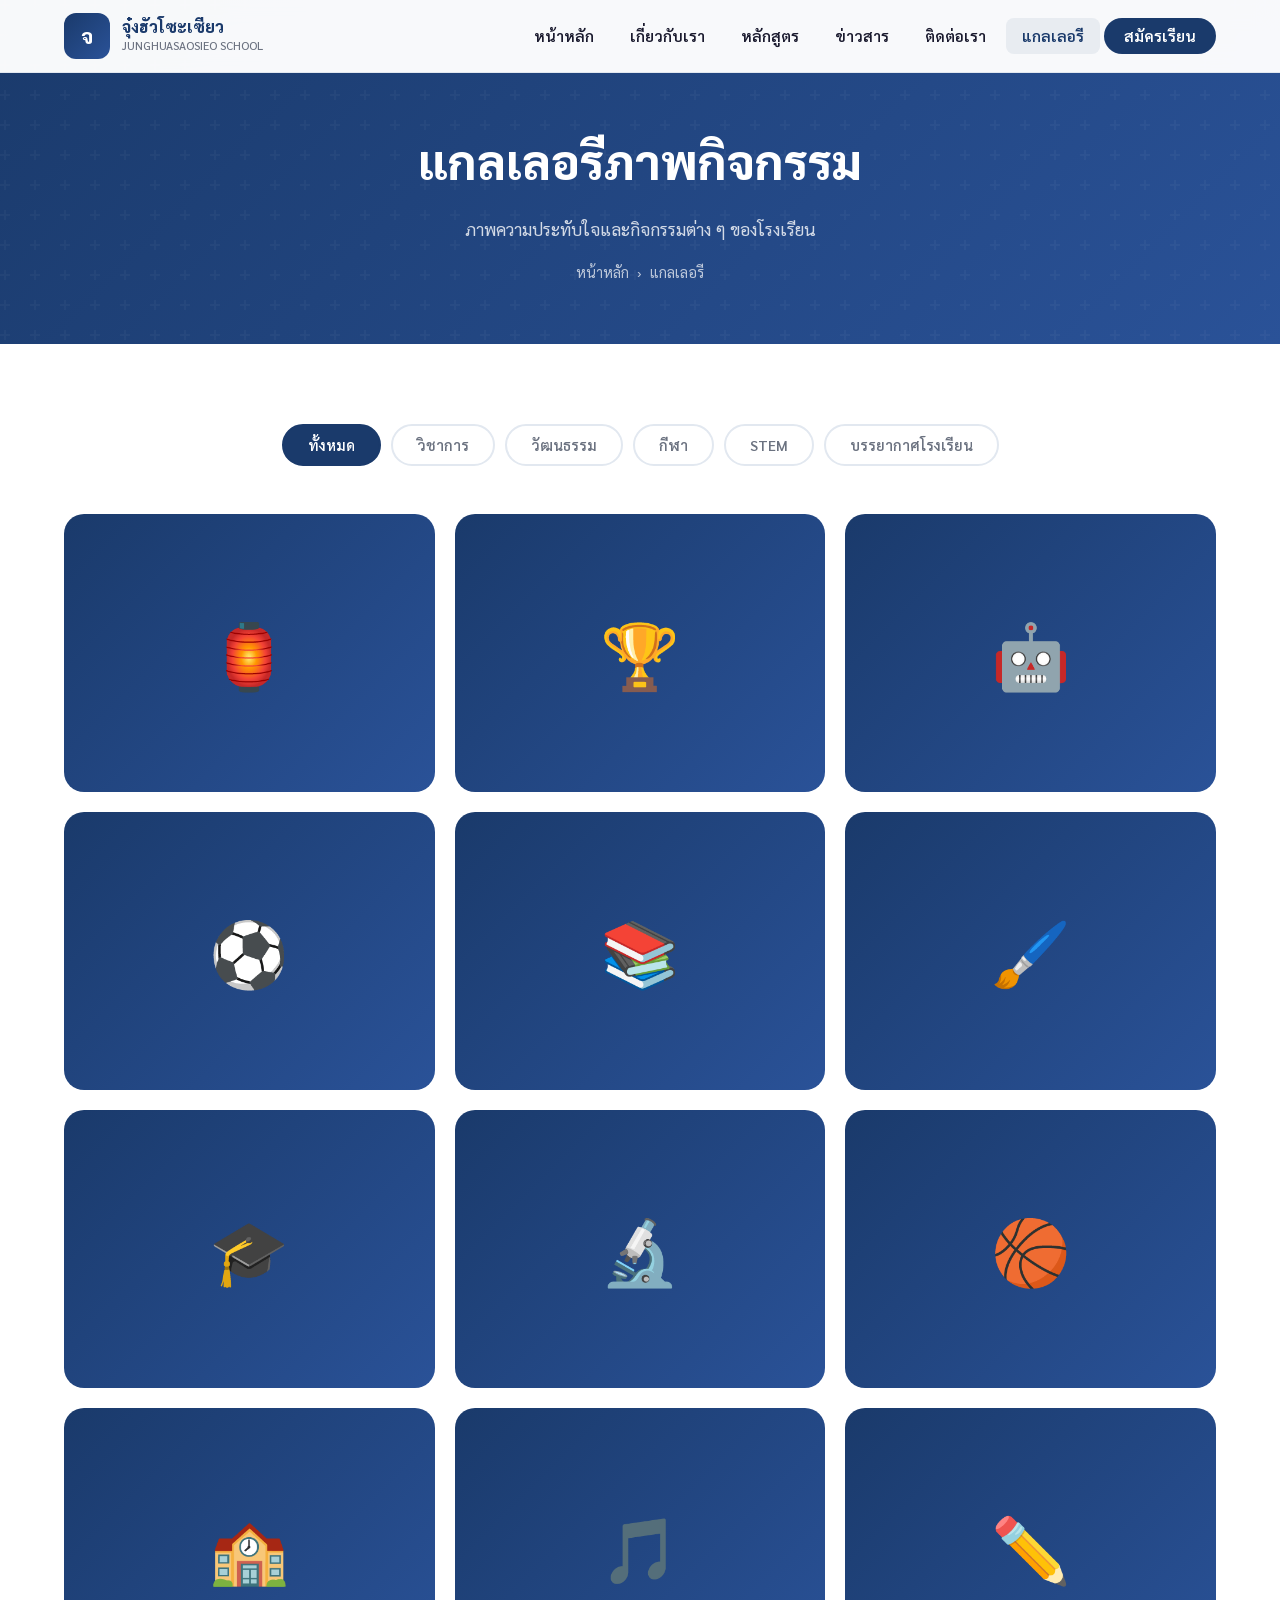
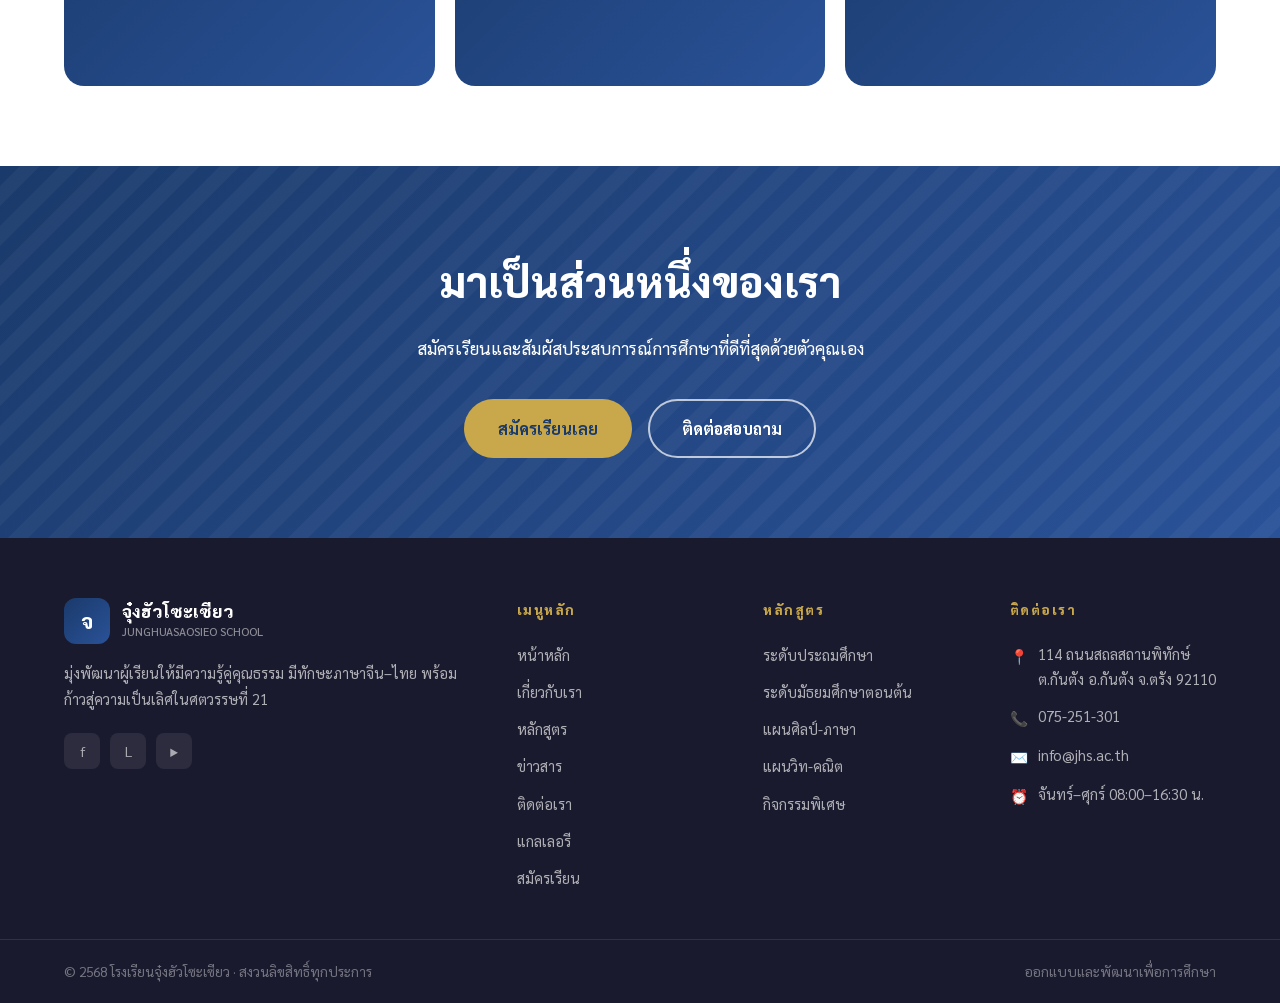
<file: gallery.html>
<!DOCTYPE html>
<html lang="th">
<head>
  <meta charset="UTF-8" />
  <meta name="viewport" content="width=device-width, initial-scale=1.0" />
  <title>แกลเลอรี | โรงเรียนจุ๋งฮัวโซะเซียว</title>
  <meta name="description" content="ภาพกิจกรรม ความประทับใจ และบรรยากาศในโรงเรียนจุ๋งฮัวโซะเซียว" />
  <meta name="robots" content="index, follow" />
  <meta property="og:type" content="website" />
  <meta property="og:site_name" content="โรงเรียนจุ๋งฮัวโซะเซียว (JHS)" />
  <meta property="og:title" content="แกลเลอรี | โรงเรียนจุ๋งฮัวโซะเซียว" />
  <meta property="og:description" content="ภาพกิจกรรม ความประทับใจ และบรรยากาศในโรงเรียนจุ๋งฮัวโซะเซียว" />
  <link rel="preconnect" href="https://fonts.googleapis.com" />
  <link rel="preconnect" href="https://fonts.gstatic.com" crossorigin />
  <link href="https://fonts.googleapis.com/css2?family=Sarabun:wght@400;500;600;700;800;900&display=swap" rel="stylesheet" />
  <link rel="stylesheet" href="css/style.css" />
  <style>
    .gallery-filter { display:flex; gap:10px; justify-content:center; flex-wrap:wrap; margin-bottom:48px; }
    .gallery-grid {
      display: grid;
      grid-template-columns: repeat(auto-fill, minmax(280px, 1fr));
      gap: 20px;
    }
    .gallery-item {
      position: relative;
      border-radius: var(--radius-lg);
      overflow: hidden;
      aspect-ratio: 4/3;
      background: linear-gradient(135deg, var(--primary), var(--primary-light));
      cursor: pointer;
      transition: var(--transition);
    }
    .gallery-item:hover { transform: scale(1.02); box-shadow: var(--shadow-lg); }
    .gallery-item:hover .gallery-overlay { opacity: 1; }
    .gallery-emoji {
      width: 100%;
      height: 100%;
      display: flex;
      align-items: center;
      justify-content: center;
      font-size: 4rem;
    }
    .gallery-overlay {
      position: absolute;
      inset: 0;
      background: rgba(26, 58, 107, 0.75);
      display: flex;
      flex-direction: column;
      align-items: center;
      justify-content: center;
      opacity: 0;
      transition: var(--transition);
      color: #fff;
      padding: 20px;
      text-align: center;
    }
    .gallery-overlay-title { font-size: 1rem; font-weight: 800; margin-bottom: 6px; }
    .gallery-overlay-cat {
      font-size: 0.8rem;
      background: var(--accent);
      color: var(--primary);
      padding: 3px 12px;
      border-radius: 50px;
      font-weight: 700;
    }
    /* Lightbox */
    .lightbox {
      position: fixed;
      inset: 0;
      background: rgba(0,0,0,0.92);
      z-index: 9998;
      display: flex;
      align-items: center;
      justify-content: center;
      opacity: 0;
      pointer-events: none;
      transition: opacity 0.3s ease;
    }
    .lightbox.open { opacity: 1; pointer-events: all; }
    .lightbox-inner {
      background: #fff;
      border-radius: var(--radius-lg);
      max-width: 600px;
      width: 90%;
      overflow: hidden;
      transform: scale(0.9);
      transition: transform 0.3s ease;
    }
    .lightbox.open .lightbox-inner { transform: scale(1); }
    .lightbox-img {
      width: 100%;
      aspect-ratio: 4/3;
      background: linear-gradient(135deg, var(--primary), var(--primary-light));
      display: flex;
      align-items: center;
      justify-content: center;
      font-size: 6rem;
    }
    .lightbox-body { padding: 24px; }
    .lightbox-title { font-size: 1.2rem; font-weight: 800; color: var(--primary); margin-bottom: 8px; }
    .lightbox-desc { font-size: 0.95rem; color: var(--text-muted); line-height: 1.7; }
    .lightbox-close {
      position: absolute;
      top: 16px;
      right: 16px;
      width: 40px;
      height: 40px;
      background: rgba(255,255,255,0.15);
      border: none;
      border-radius: 50%;
      color: #fff;
      font-size: 1.4rem;
      cursor: pointer;
      display: flex;
      align-items: center;
      justify-content: center;
      transition: var(--transition);
    }
    .lightbox-close:hover { background: rgba(255,255,255,0.3); }
  </style>
</head>
<body>

  <!-- SCROLL PROGRESS BAR -->
  <div id="progressBar"></div>

  <!-- HEADER -->
  <header class="header" id="header">
    <div class="container">
      <nav class="nav" aria-label="เมนูหลัก">
        <a href="index.html" class="logo">
          <div class="logo-icon">จ</div>
          <div class="logo-text">
            <span class="logo-name">จุ๋งฮัวโซะเซียว</span>
            <span class="logo-sub">JUNGHUASAOSIEO SCHOOL</span>
          </div>
        </a>
        <ul class="nav-links">
          <li><a href="index.html">หน้าหลัก</a></li>
          <li><a href="about.html">เกี่ยวกับเรา</a></li>
          <li><a href="programs.html">หลักสูตร</a></li>
          <li><a href="news.html">ข่าวสาร</a></li>
          <li><a href="contact.html">ติดต่อเรา</a></li>
          <li><a href="gallery.html" class="active">แกลเลอรี</a></li>
          <li><a href="admissions.html" class="nav-cta">สมัครเรียน</a></li>
        </ul>
        <button class="hamburger" aria-label="เมนู">
          <span></span><span></span><span></span>
        </button>
      </nav>
    </div>
  </header>

  <!-- MOBILE NAV -->
  <div class="mobile-nav" role="navigation" aria-label="เมนูมือถือ">
    <a href="index.html">หน้าหลัก</a>
    <a href="about.html">เกี่ยวกับเรา</a>
    <a href="programs.html">หลักสูตร</a>
    <a href="news.html">ข่าวสาร</a>
    <a href="contact.html">ติดต่อเรา</a>
    <a href="gallery.html" class="active">แกลเลอรี</a>
    <a href="admissions.html" class="mobile-cta">สมัครเรียน</a>
  </div>

  <!-- PAGE HERO -->
  <div class="page-hero">
    <div class="container">
      <h1>แกลเลอรีภาพกิจกรรม</h1>
      <p>ภาพความประทับใจและกิจกรรมต่าง ๆ ของโรงเรียน</p>
      <div class="breadcrumb">
        <a href="index.html">หน้าหลัก</a>
        <span>›</span>
        <span>แกลเลอรี</span>
      </div>
    </div>
  </div>

  <!-- GALLERY -->
  <section class="section">
    <div class="container">

      <!-- FILTER -->
      <div class="gallery-filter fade-in">
        <button class="filter-btn active" data-filter="all">ทั้งหมด</button>
        <button class="filter-btn" data-filter="academic">วิชาการ</button>
        <button class="filter-btn" data-filter="culture">วัฒนธรรม</button>
        <button class="filter-btn" data-filter="sports">กีฬา</button>
        <button class="filter-btn" data-filter="stem">STEM</button>
        <button class="filter-btn" data-filter="campus">บรรยากาศโรงเรียน</button>
      </div>

      <div class="gallery-grid">

        <div class="gallery-item fade-in" data-category="culture"
             data-title="เทศกาลตรุษจีน 2568" data-desc="บรรยากาศงานตรุษจีนอันอบอุ่น นักเรียนแสดงศิลปะและวัฒนธรรมจีนอย่างสวยงาม">
          <div class="gallery-emoji">🏮</div>
          <div class="gallery-overlay">
            <div class="gallery-overlay-title">เทศกาลตรุษจีน 2568</div>
            <div class="gallery-overlay-cat">วัฒนธรรม</div>
          </div>
        </div>

        <div class="gallery-item fade-in" data-category="academic"
             data-title="การแข่งขันภาษาจีนระดับชาติ" data-desc="นักเรียนของเราคว้ารางวัลชนะเลิศการแข่งขันภาษาจีนระดับชาติ ภาคภูมิใจของโรงเรียนและครอบครัว">
          <div class="gallery-emoji">🏆</div>
          <div class="gallery-overlay">
            <div class="gallery-overlay-title">การแข่งขันภาษาจีนระดับชาติ</div>
            <div class="gallery-overlay-cat">วิชาการ</div>
          </div>
        </div>

        <div class="gallery-item fade-in" data-category="stem"
             data-title="การแข่งขันหุ่นยนต์" data-desc="ทีมหุ่นยนต์ของโรงเรียนแสดงผลงานอย่างยอดเยี่ยม ในการแข่งขันระดับภาค">
          <div class="gallery-emoji">🤖</div>
          <div class="gallery-overlay">
            <div class="gallery-overlay-title">การแข่งขันหุ่นยนต์</div>
            <div class="gallery-overlay-cat">STEM</div>
          </div>
        </div>

        <div class="gallery-item fade-in" data-category="sports"
             data-title="กีฬาสีประจำปี" data-desc="งานกีฬาสีประจำปีที่นักเรียนทุกคนร่วมสนุกอย่างสร้างสรรค์ พร้อมสีสันความประทับใจ">
          <div class="gallery-emoji">⚽</div>
          <div class="gallery-overlay">
            <div class="gallery-overlay-title">กีฬาสีประจำปี</div>
            <div class="gallery-overlay-cat">กีฬา</div>
          </div>
        </div>

        <div class="gallery-item fade-in" data-category="campus"
             data-title="ห้องสมุดโรงเรียน" data-desc="ห้องสมุดที่ทันสมัย พร้อมหนังสือภาษาไทยและภาษาจีนมากกว่า 10,000 เล่ม สำหรับนักเรียนทุกระดับ">
          <div class="gallery-emoji">📚</div>
          <div class="gallery-overlay">
            <div class="gallery-overlay-title">ห้องสมุดโรงเรียน</div>
            <div class="gallery-overlay-cat">บรรยากาศโรงเรียน</div>
          </div>
        </div>

        <div class="gallery-item fade-in" data-category="culture"
             data-title="การเรียนการเขียนพู่กันจีน" data-desc="นักเรียนฝึกการเขียนพู่กันจีน (书法) ซึ่งเป็นศิลปะที่ช่วยพัฒนาสมาธิและความละเอียดรอบคอบ">
          <div class="gallery-emoji">🖌️</div>
          <div class="gallery-overlay">
            <div class="gallery-overlay-title">การเรียนการเขียนพู่กันจีน</div>
            <div class="gallery-overlay-cat">วัฒนธรรม</div>
          </div>
        </div>

        <div class="gallery-item fade-in" data-category="academic"
             data-title="พิธีมอบวุฒิบัตรบัณฑิตน้อย" data-desc="พิธีมอบวุฒิบัตรอันอบอุ่นและน่าประทับใจ เต็มไปด้วยรอยยิ้มและความภาคภูมิใจของนักเรียนและผู้ปกครอง">
          <div class="gallery-emoji">🎓</div>
          <div class="gallery-overlay">
            <div class="gallery-overlay-title">พิธีมอบวุฒิบัตรบัณฑิตน้อย</div>
            <div class="gallery-overlay-cat">วิชาการ</div>
          </div>
        </div>

        <div class="gallery-item fade-in" data-category="stem"
             data-title="ห้องปฏิบัติการวิทยาศาสตร์" data-desc="ห้อง Lab วิทยาศาสตร์ที่ทันสมัย พร้อมอุปกรณ์ครบครัน รองรับการทดลองของนักเรียนทุกระดับ">
          <div class="gallery-emoji">🔬</div>
          <div class="gallery-overlay">
            <div class="gallery-overlay-title">ห้องปฏิบัติการวิทยาศาสตร์</div>
            <div class="gallery-overlay-cat">STEM</div>
          </div>
        </div>

        <div class="gallery-item fade-in" data-category="sports"
             data-title="ทีมบาสเกตบอล" data-desc="ทีมบาสเกตบอลของโรงเรียนที่ฝึกซ้อมอย่างสม่ำเสมอ มีโค้ชมืออาชีพดูแลและพัฒนาทักษะ">
          <div class="gallery-emoji">🏀</div>
          <div class="gallery-overlay">
            <div class="gallery-overlay-title">ทีมบาสเกตบอล</div>
            <div class="gallery-overlay-cat">กีฬา</div>
          </div>
        </div>

        <div class="gallery-item fade-in" data-category="campus"
             data-title="ห้องเรียนสองภาษา" data-desc="ห้องเรียนที่ออกแบบมาเพื่อส่งเสริมการเรียนรู้ภาษาจีน–ไทย มีสื่อการสอนและอุปกรณ์ทันสมัย">
          <div class="gallery-emoji">🏫</div>
          <div class="gallery-overlay">
            <div class="gallery-overlay-title">ห้องเรียนสองภาษา</div>
            <div class="gallery-overlay-cat">บรรยากาศโรงเรียน</div>
          </div>
        </div>

        <div class="gallery-item fade-in" data-category="culture"
             data-title="การแสดงดนตรีจีน" data-desc="นักเรียนแสดงดนตรีจีนโบราณ ได้แก่ เอ้อหู และกู่เจิ้ง ในงานประจำปีของโรงเรียน">
          <div class="gallery-emoji">🎵</div>
          <div class="gallery-overlay">
            <div class="gallery-overlay-title">การแสดงดนตรีจีน</div>
            <div class="gallery-overlay-cat">วัฒนธรรม</div>
          </div>
        </div>

        <div class="gallery-item fade-in" data-category="academic"
             data-title="ค่ายวิชาการ" data-desc="ค่ายเข้มข้นสำหรับนักเรียนที่ต้องการพัฒนาทักษะวิชาการและเตรียมความพร้อมสอบในระดับสูง">
          <div class="gallery-emoji">✏️</div>
          <div class="gallery-overlay">
            <div class="gallery-overlay-title">ค่ายวิชาการ</div>
            <div class="gallery-overlay-cat">วิชาการ</div>
          </div>
        </div>

      </div>
    </div>
  </section>

  <!-- CTA BANNER -->
  <section class="cta-banner">
    <div class="container">
      <h2 class="fade-in">มาเป็นส่วนหนึ่งของเรา</h2>
      <p class="fade-in">สมัครเรียนและสัมผัสประสบการณ์การศึกษาที่ดีที่สุดด้วยตัวคุณเอง</p>
      <div class="cta-actions fade-in">
        <a href="admissions.html" class="btn btn-primary">สมัครเรียนเลย</a>
        <a href="contact.html" class="btn btn-outline">ติดต่อสอบถาม</a>
      </div>
    </div>
  </section>

  <!-- FOOTER -->
  <footer class="footer" role="contentinfo">
    <div class="container">
      <div class="footer-grid">
        <div class="footer-brand">
          <a href="index.html" class="logo">
            <div class="logo-icon">จ</div>
            <div class="logo-text">
              <span class="logo-name">จุ๋งฮัวโซะเซียว</span>
              <span class="logo-sub">JUNGHUASAOSIEO SCHOOL</span>
            </div>
          </a>
          <p>มุ่งพัฒนาผู้เรียนให้มีความรู้คู่คุณธรรม มีทักษะภาษาจีน–ไทย พร้อมก้าวสู่ความเป็นเลิศในศตวรรษที่ 21</p>
          <div class="social-links" style="margin-top:20px;">
            <a href="https://www.facebook.com/JunghuaSoasieo/" title="Facebook" target="_blank" rel="noopener">f</a>
            <a href="#" title="Line">L</a>
            <a href="#" title="YouTube">▶</a>
          </div>
        </div>
        <div>
          <div class="footer-heading">เมนูหลัก</div>
          <ul class="footer-links">
            <li><a href="index.html">หน้าหลัก</a></li>
            <li><a href="about.html">เกี่ยวกับเรา</a></li>
            <li><a href="programs.html">หลักสูตร</a></li>
            <li><a href="news.html">ข่าวสาร</a></li>
            <li><a href="contact.html">ติดต่อเรา</a></li>
            <li><a href="gallery.html">แกลเลอรี</a></li>
            <li><a href="admissions.html">สมัครเรียน</a></li>
          </ul>
        </div>
        <div>
          <div class="footer-heading">หลักสูตร</div>
          <ul class="footer-links">
            <li><a href="programs.html">ระดับประถมศึกษา</a></li>
            <li><a href="programs.html">ระดับมัธยมศึกษาตอนต้น</a></li>
            <li><a href="programs.html">แผนศิลป์-ภาษา</a></li>
            <li><a href="programs.html">แผนวิท-คณิต</a></li>
            <li><a href="programs.html">กิจกรรมพิเศษ</a></li>
          </ul>
        </div>
        <div>
          <div class="footer-heading">ติดต่อเรา</div>
          <div class="footer-contact-item">
            <span class="icon">📍</span>
            <span>114 ถนนสถลสถานพิทักษ์ ต.กันตัง อ.กันตัง จ.ตรัง 92110</span>
          </div>
          <div class="footer-contact-item">
            <span class="icon">📞</span>
            <span>075-251-301</span>
          </div>
          <div class="footer-contact-item">
            <span class="icon">✉️</span>
            <span>info@jhs.ac.th</span>
          </div>
          <div class="footer-contact-item">
            <span class="icon">⏰</span>
            <span>จันทร์–ศุกร์ 08:00–16:30 น.</span>
          </div>
        </div>
      </div>
    </div>
    <div class="footer-bottom">
      <div class="container" style="display:flex;justify-content:space-between;flex-wrap:wrap;gap:12px;width:100%;">
        <span>© 2568 โรงเรียนจุ๋งฮัวโซะเซียว · สงวนลิขสิทธิ์ทุกประการ</span>
        <span>ออกแบบและพัฒนาเพื่อการศึกษา</span>
      </div>
    </div>
  </footer>

  <!-- LIGHTBOX -->
  <div class="lightbox" id="lightbox">
    <button class="lightbox-close" id="lightboxClose">✕</button>
    <div class="lightbox-inner">
      <div class="lightbox-img" id="lightboxImg"></div>
      <div class="lightbox-body">
        <div class="lightbox-title" id="lightboxTitle"></div>
        <div class="lightbox-desc" id="lightboxDesc"></div>
      </div>
    </div>
  </div>

  <button class="scroll-top" aria-label="กลับด้านบน">↑</button>
  <script src="js/main.js"></script>
  <script>
    // Gallery filter
    const galleryFilterBtns = document.querySelectorAll('.gallery-filter .filter-btn');
    const galleryItems = document.querySelectorAll('.gallery-item[data-category]');

    galleryFilterBtns.forEach(btn => {
      btn.addEventListener('click', () => {
        galleryFilterBtns.forEach(b => b.classList.remove('active'));
        btn.classList.add('active');
        const cat = btn.dataset.filter;
        galleryItems.forEach(item => {
          if (cat === 'all' || item.dataset.category === cat) {
            item.style.display = '';
          } else {
            item.style.display = 'none';
          }
        });
      });
    });

    // Lightbox
    const lightbox = document.getElementById('lightbox');
    const lightboxImg = document.getElementById('lightboxImg');
    const lightboxTitle = document.getElementById('lightboxTitle');
    const lightboxDesc = document.getElementById('lightboxDesc');
    const lightboxClose = document.getElementById('lightboxClose');

    galleryItems.forEach(item => {
      item.addEventListener('click', () => {
        lightboxImg.textContent = item.querySelector('.gallery-emoji').textContent;
        lightboxTitle.textContent = item.dataset.title;
        lightboxDesc.textContent = item.dataset.desc;
        lightbox.classList.add('open');
        document.body.style.overflow = 'hidden';
      });
    });

    function closeLightbox() {
      lightbox.classList.remove('open');
      document.body.style.overflow = '';
    }

    lightboxClose.addEventListener('click', closeLightbox);
    lightbox.addEventListener('click', e => {
      if (e.target === lightbox) closeLightbox();
    });
    document.addEventListener('keydown', e => {
      if (e.key === 'Escape') closeLightbox();
    });
  </script>
</body>
</html>
</file>
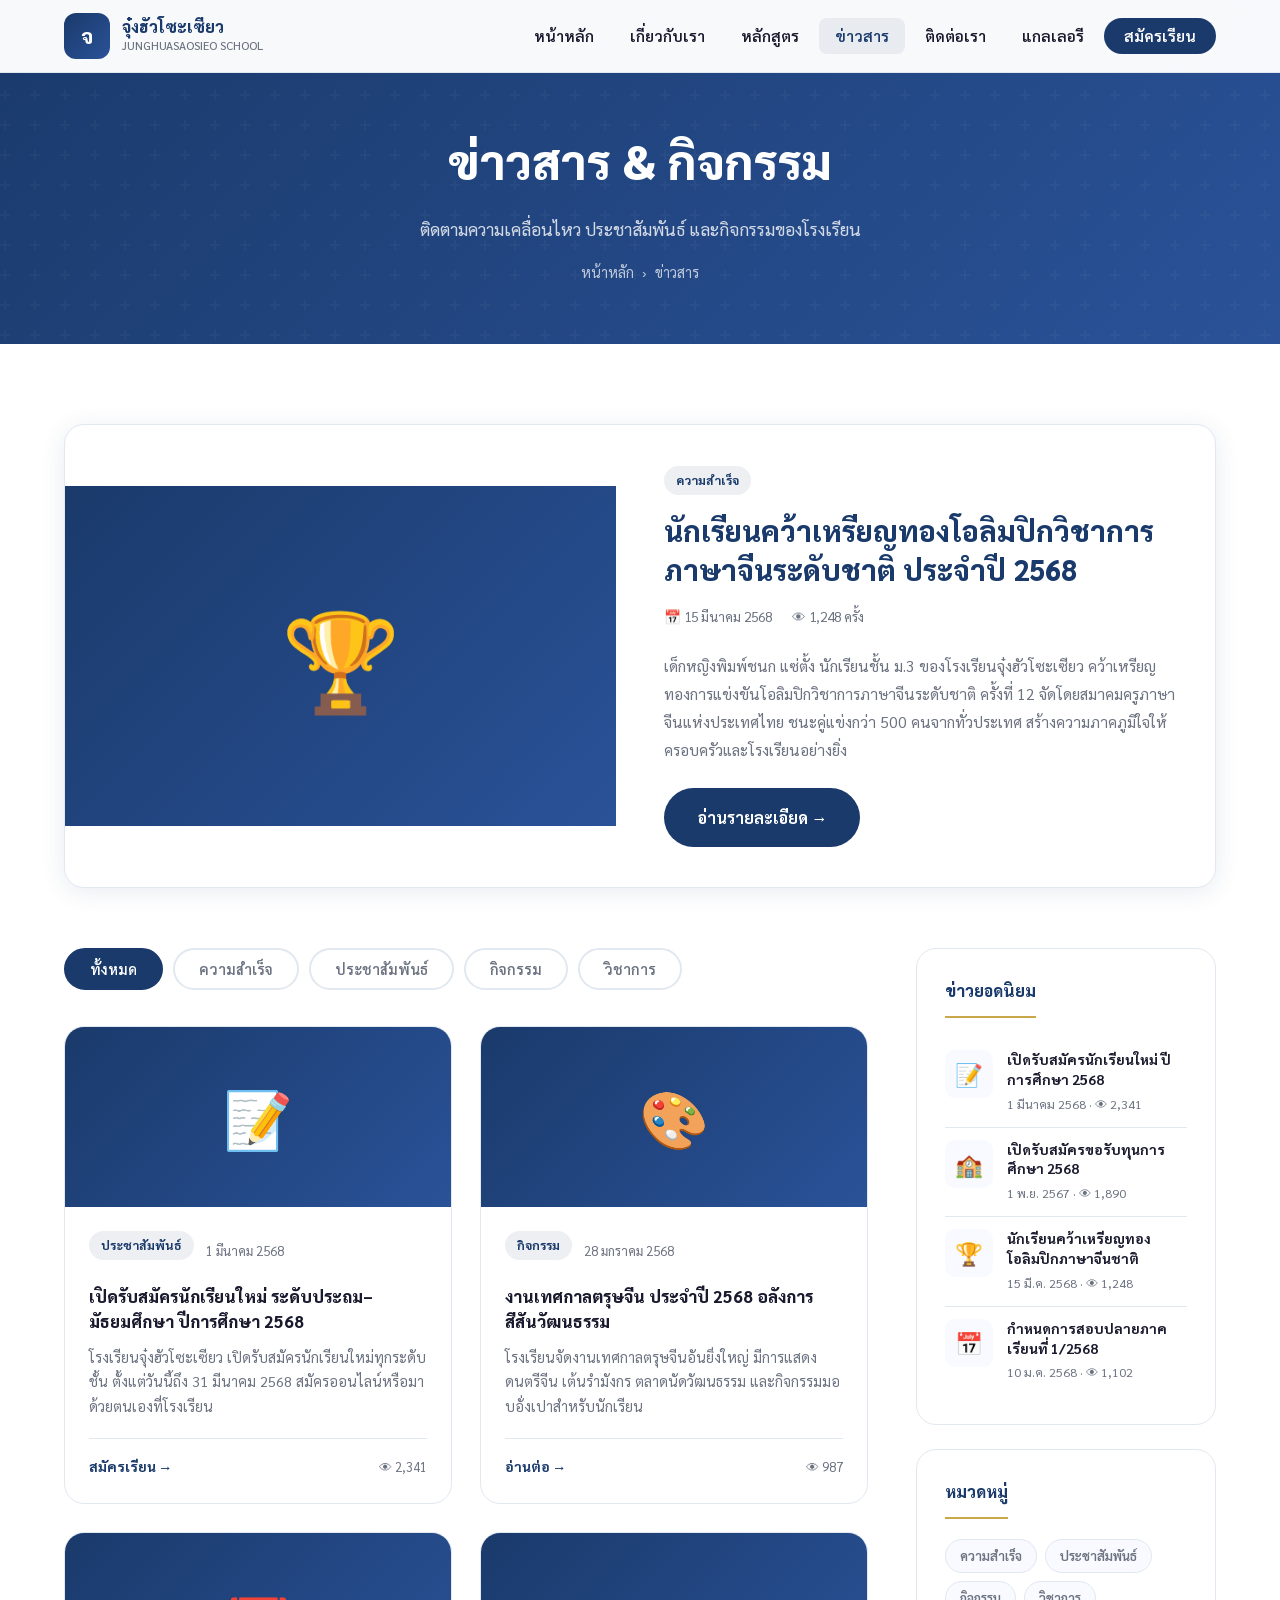
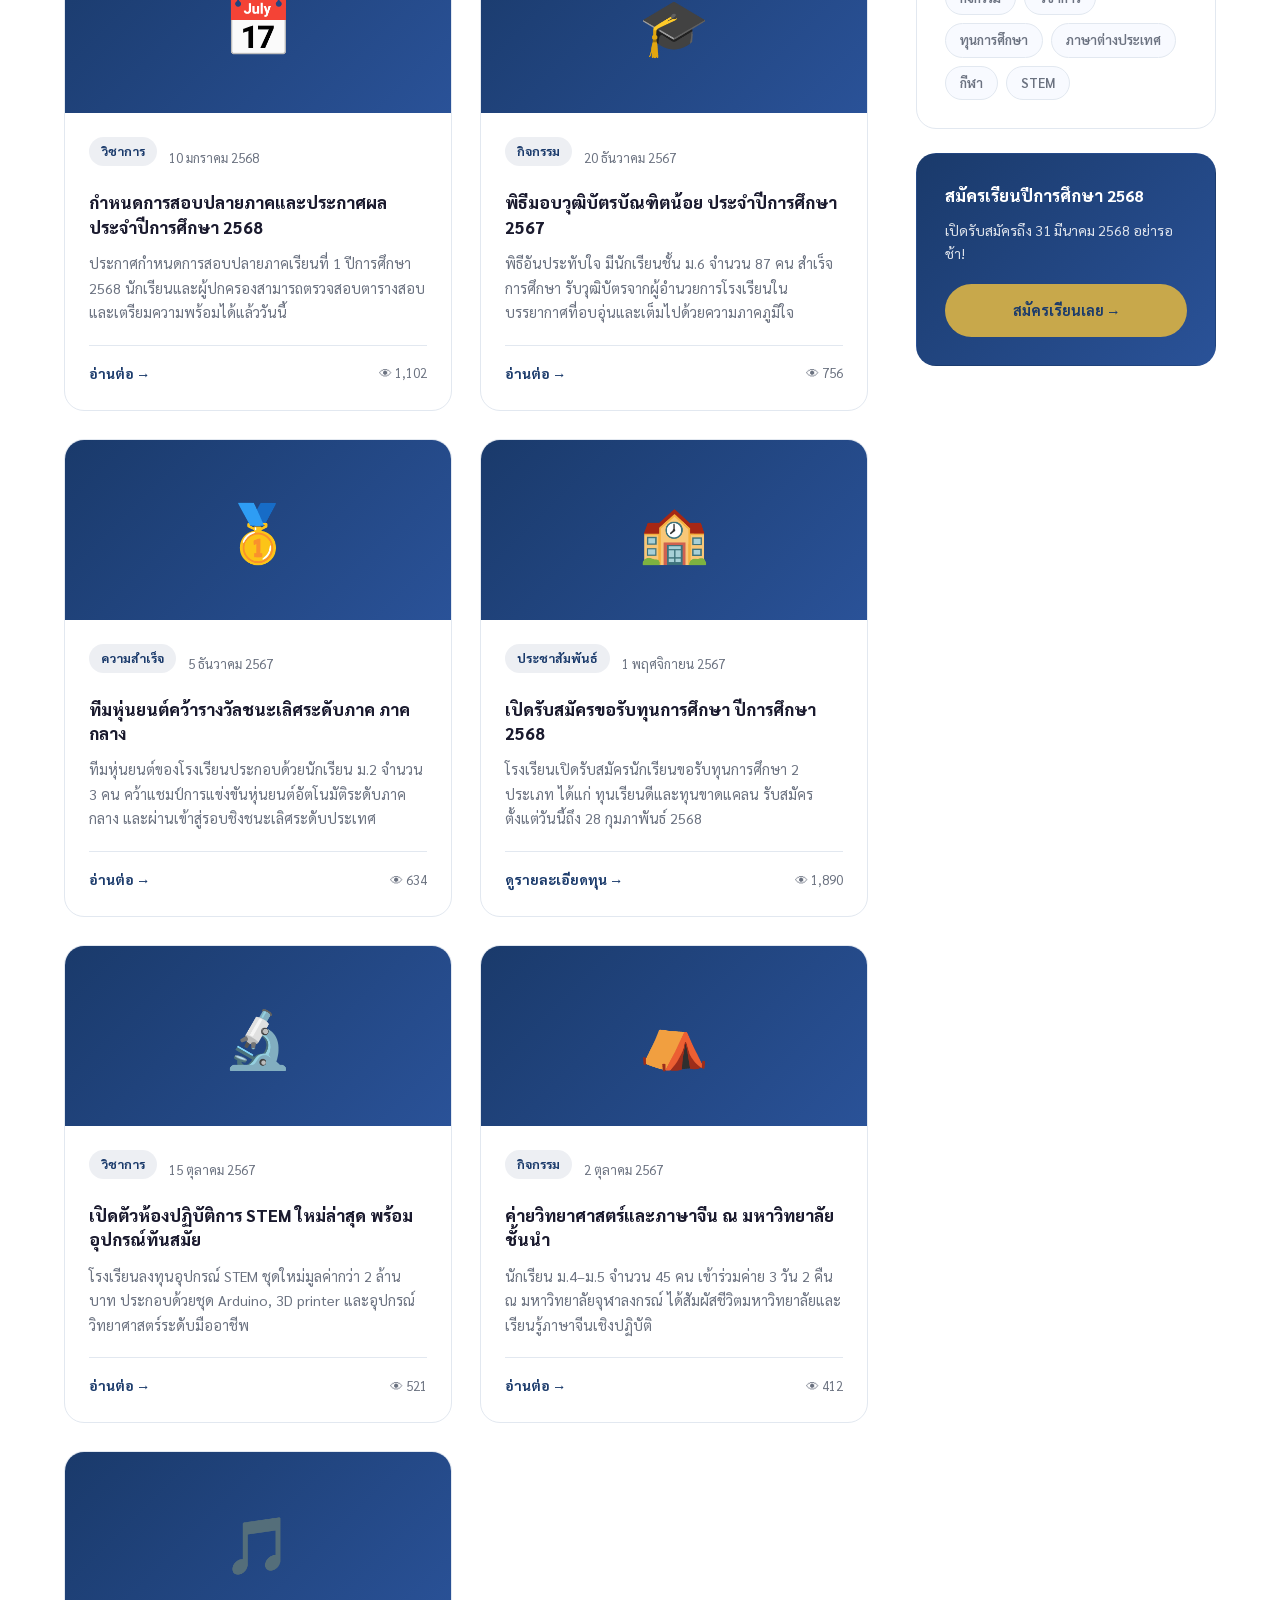
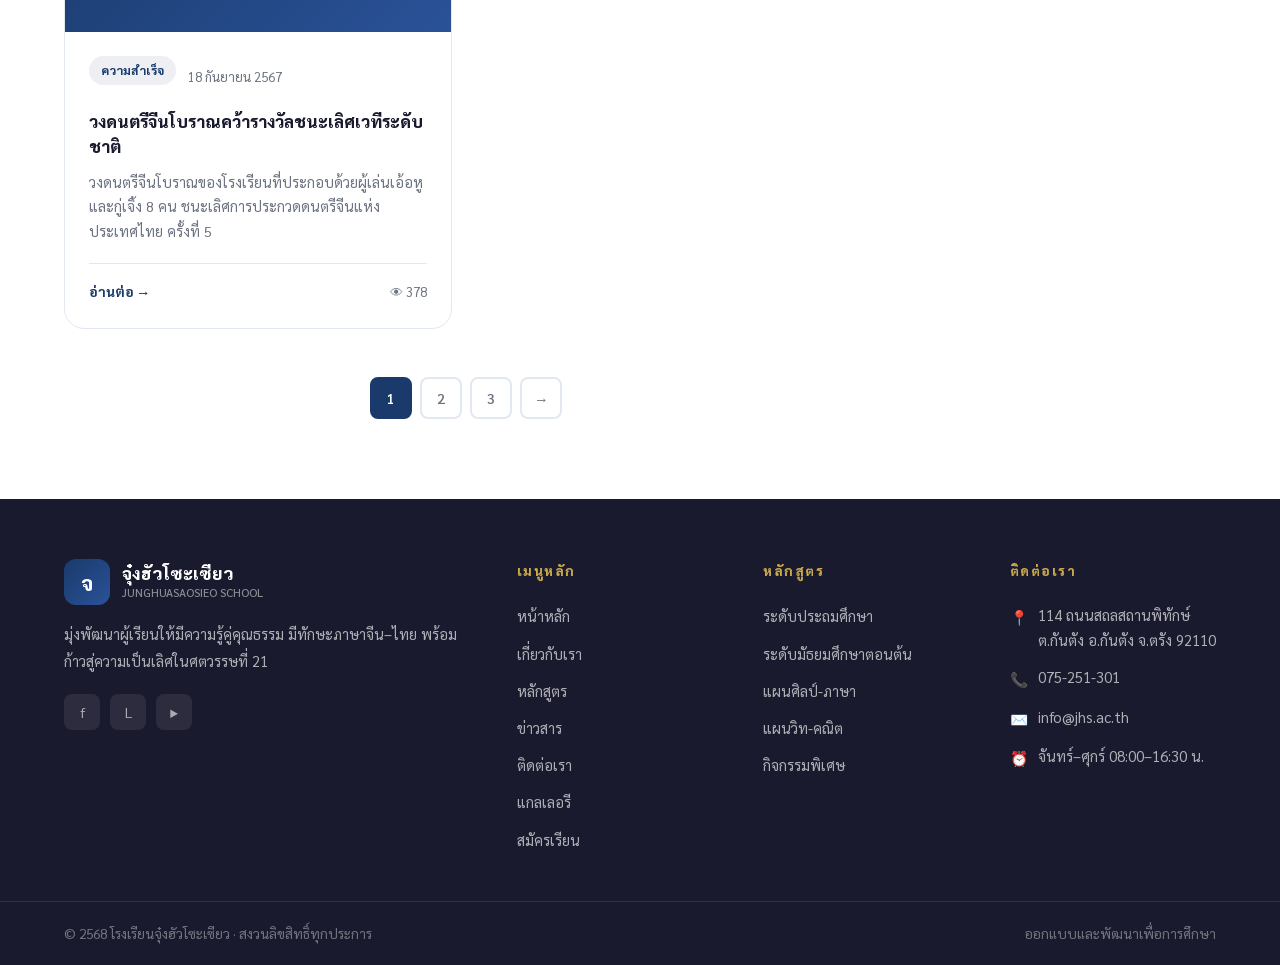
<file: news.html>
<!DOCTYPE html>
<html lang="th">
<head>
  <meta charset="UTF-8" />
  <meta name="viewport" content="width=device-width, initial-scale=1.0" />
  <title>ข่าวสาร & กิจกรรม | โรงเรียนจุ๋งฮัวโซะเซียว</title>
  <meta name="description" content="ข่าวสาร ประชาสัมพันธ์ และกิจกรรมล่าสุดของโรงเรียนจุ๋งฮัวโซะเซียว" />
  <meta name="robots" content="index, follow" />
  <meta property="og:type" content="website" />
  <meta property="og:site_name" content="โรงเรียนจุ๋งฮัวโซะเซียว (JHS)" />
  <meta property="og:title" content="ข่าวสาร & กิจกรรม | โรงเรียนจุ๋งฮัวโซะเซียว" />
  <meta property="og:description" content="ข่าวสาร ประชาสัมพันธ์ และกิจกรรมล่าสุดของโรงเรียนจุ๋งฮัวโซะเซียว" />
  <link rel="preconnect" href="https://fonts.googleapis.com" />
  <link rel="preconnect" href="https://fonts.gstatic.com" crossorigin />
  <link href="https://fonts.googleapis.com/css2?family=Sarabun:wght@400;500;600;700;800;900&display=swap" rel="stylesheet" />
  <link rel="stylesheet" href="css/style.css" />
  <style>
    /* Featured article */
    .news-featured {
      display: grid;
      grid-template-columns: 1fr 1fr;
      gap: 48px;
      align-items: center;
      background: #fff;
      border: 1px solid var(--border);
      border-radius: var(--radius-lg);
      overflow: hidden;
      margin-bottom: 60px;
      box-shadow: var(--shadow);
      transition: var(--transition);
    }
    .news-featured:hover { box-shadow: var(--shadow-lg); }
    .news-featured-img {
      height: 340px;
      background: linear-gradient(135deg, var(--primary), var(--primary-light));
      display: flex;
      align-items: center;
      justify-content: center;
      font-size: 6rem;
    }
    .news-featured-body { padding: 40px 40px 40px 0; }
    .news-featured-body .news-tag { margin-bottom: 16px; }
    .news-featured-body h2 {
      font-size: clamp(1.3rem, 2.5vw, 1.8rem);
      font-weight: 800;
      color: var(--primary);
      line-height: 1.35;
      margin-bottom: 16px;
    }
    .news-featured-body p {
      color: var(--text-muted);
      font-size: 0.97rem;
      line-height: 1.8;
      margin-bottom: 24px;
    }
    .news-featured-meta {
      display: flex;
      align-items: center;
      gap: 20px;
      margin-bottom: 24px;
      font-size: 0.85rem;
      color: var(--text-muted);
    }

    /* News filter */
    .news-filter { display:flex; gap:10px; flex-wrap:wrap; margin-bottom:36px; }

    /* Articles grid */
    .articles-grid {
      display: grid;
      grid-template-columns: repeat(auto-fill, minmax(320px, 1fr));
      gap: 28px;
    }
    .article-card {
      background: #fff;
      border: 1px solid var(--border);
      border-radius: var(--radius-lg);
      overflow: hidden;
      transition: var(--transition);
      display: flex;
      flex-direction: column;
    }
    .article-card:hover { box-shadow: var(--shadow-lg); transform: translateY(-4px); }
    .article-img {
      height: 180px;
      background: linear-gradient(135deg, var(--primary), var(--primary-light));
      display: flex;
      align-items: center;
      justify-content: center;
      font-size: 3.5rem;
    }
    .article-body { padding: 24px; display:flex; flex-direction:column; flex:1; }
    .article-meta { display:flex; align-items:center; gap:12px; margin-bottom:12px; }
    .article-date { font-size:0.82rem; color:var(--text-muted); }
    .article-title {
      font-size: 1.05rem;
      font-weight: 800;
      color: var(--text-dark);
      line-height: 1.45;
      margin-bottom: 12px;
      flex: 1;
    }
    .article-title a { color: inherit; }
    .article-title a:hover { color: var(--primary); }
    .article-excerpt {
      font-size: 0.9rem;
      color: var(--text-muted);
      line-height: 1.7;
      margin-bottom: 20px;
    }
    .article-footer {
      display: flex;
      align-items: center;
      justify-content: space-between;
      padding-top: 16px;
      border-top: 1px solid var(--border);
      margin-top: auto;
    }
    .article-read { font-size:0.88rem; font-weight:700; color:var(--primary); }
    .article-read:hover { color:var(--accent); }
    .article-views { font-size:0.82rem; color:var(--text-muted); }

    /* Sidebar */
    .news-layout {
      display: grid;
      grid-template-columns: 1fr 300px;
      gap: 48px;
      align-items: start;
    }
    .sidebar-card {
      background: #fff;
      border: 1px solid var(--border);
      border-radius: var(--radius-lg);
      padding: 28px;
      margin-bottom: 24px;
    }
    .sidebar-title {
      font-size: 1rem;
      font-weight: 800;
      color: var(--primary);
      margin-bottom: 20px;
      padding-bottom: 12px;
      border-bottom: 2px solid var(--accent);
      display: inline-block;
    }
    .sidebar-news-item {
      display: flex;
      gap: 14px;
      padding: 12px 0;
      border-bottom: 1px solid var(--border);
    }
    .sidebar-news-item:last-child { border-bottom: none; }
    .sidebar-news-icon {
      width: 48px;
      height: 48px;
      background: var(--bg-light);
      border-radius: 10px;
      display: flex;
      align-items: center;
      justify-content: center;
      font-size: 1.4rem;
      flex-shrink: 0;
    }
    .sidebar-news-title {
      font-size: 0.88rem;
      font-weight: 700;
      color: var(--text-dark);
      line-height: 1.4;
      margin-bottom: 4px;
    }
    .sidebar-news-title:hover { color: var(--primary); }
    .sidebar-news-date { font-size: 0.78rem; color: var(--text-muted); }
    .sidebar-tag-list { display:flex; flex-wrap:wrap; gap:8px; }
    .sidebar-tag {
      padding: 5px 14px;
      background: var(--bg-light);
      border-radius: 50px;
      font-size: 0.82rem;
      font-weight: 600;
      color: var(--text-muted);
      cursor: pointer;
      transition: var(--transition);
      border: 1px solid var(--border);
    }
    .sidebar-tag:hover { background: var(--primary); color: #fff; border-color: var(--primary); }

    @media (max-width: 900px) {
      .news-featured { grid-template-columns: 1fr; }
      .news-featured-img { height: 240px; }
      .news-featured-body { padding: 28px; }
      .news-layout { grid-template-columns: 1fr; }
    }
  </style>
</head>
<body>

  <!-- SCROLL PROGRESS BAR -->
  <div id="progressBar"></div>

  <!-- HEADER -->
  <header class="header" id="header">
    <div class="container">
      <nav class="nav" aria-label="เมนูหลัก">
        <a href="index.html" class="logo">
          <div class="logo-icon">จ</div>
          <div class="logo-text">
            <span class="logo-name">จุ๋งฮัวโซะเซียว</span>
            <span class="logo-sub">JUNGHUASAOSIEO SCHOOL</span>
          </div>
        </a>
        <ul class="nav-links">
          <li><a href="index.html">หน้าหลัก</a></li>
          <li><a href="about.html">เกี่ยวกับเรา</a></li>
          <li><a href="programs.html">หลักสูตร</a></li>
          <li><a href="news.html" class="active">ข่าวสาร</a></li>
          <li><a href="contact.html">ติดต่อเรา</a></li>
          <li><a href="gallery.html">แกลเลอรี</a></li>
          <li><a href="admissions.html" class="nav-cta">สมัครเรียน</a></li>
        </ul>
        <button class="hamburger" aria-label="เมนู">
          <span></span><span></span><span></span>
        </button>
      </nav>
    </div>
  </header>

  <!-- MOBILE NAV -->
  <div class="mobile-nav" role="navigation" aria-label="เมนูมือถือ">
    <a href="index.html">หน้าหลัก</a>
    <a href="about.html">เกี่ยวกับเรา</a>
    <a href="programs.html">หลักสูตร</a>
    <a href="news.html" class="active">ข่าวสาร</a>
    <a href="contact.html">ติดต่อเรา</a>
    <a href="gallery.html">แกลเลอรี</a>
    <a href="admissions.html" class="mobile-cta">สมัครเรียน</a>
  </div>

  <!-- PAGE HERO -->
  <div class="page-hero">
    <div class="container">
      <h1>ข่าวสาร & กิจกรรม</h1>
      <p>ติดตามความเคลื่อนไหว ประชาสัมพันธ์ และกิจกรรมของโรงเรียน</p>
      <div class="breadcrumb">
        <a href="index.html">หน้าหลัก</a>
        <span>›</span>
        <span>ข่าวสาร</span>
      </div>
    </div>
  </div>

  <!-- FEATURED + MAIN CONTENT -->
  <section class="section">
    <div class="container">

      <!-- FEATURED ARTICLE -->
      <div class="news-featured fade-in">
        <div class="news-featured-img">🏆</div>
        <div class="news-featured-body">
          <span class="news-tag">ความสำเร็จ</span>
          <h2>นักเรียนคว้าเหรียญทองโอลิมปิกวิชาการภาษาจีนระดับชาติ ประจำปี 2568</h2>
          <div class="news-featured-meta">
            <span>📅 15 มีนาคม 2568</span>
            <span>👁 1,248 ครั้ง</span>
          </div>
          <p>เด็กหญิงพิมพ์ชนก แซ่ตั้ง นักเรียนชั้น ม.3 ของโรงเรียนจุ๋งฮัวโซะเซียว คว้าเหรียญทองการแข่งขันโอลิมปิกวิชาการภาษาจีนระดับชาติ ครั้งที่ 12 จัดโดยสมาคมครูภาษาจีนแห่งประเทศไทย ชนะคู่แข่งกว่า 500 คนจากทั่วประเทศ สร้างความภาคภูมิใจให้ครอบครัวและโรงเรียนอย่างยิ่ง</p>
          <a href="#" class="btn btn-primary-dark" style="display:inline-flex;">อ่านรายละเอียด →</a>
        </div>
      </div>

      <!-- LAYOUT WITH SIDEBAR -->
      <div class="news-layout">

        <!-- ARTICLES -->
        <div>
          <!-- FILTER -->
          <div class="news-filter fade-in">
            <button class="filter-btn active" data-filter="all">ทั้งหมด</button>
            <button class="filter-btn" data-filter="achievement">ความสำเร็จ</button>
            <button class="filter-btn" data-filter="announcement">ประชาสัมพันธ์</button>
            <button class="filter-btn" data-filter="activity">กิจกรรม</button>
            <button class="filter-btn" data-filter="academic">วิชาการ</button>
          </div>

          <div class="articles-grid">

            <article class="article-card fade-in" data-category="announcement">
              <div class="article-img">📝</div>
              <div class="article-body">
                <div class="article-meta">
                  <span class="news-tag">ประชาสัมพันธ์</span>
                  <span class="article-date">1 มีนาคม 2568</span>
                </div>
                <div class="article-title"><a href="admissions.html">เปิดรับสมัครนักเรียนใหม่ ระดับประถม–มัธยมศึกษา ปีการศึกษา 2568</a></div>
                <p class="article-excerpt">โรงเรียนจุ๋งฮัวโซะเซียว เปิดรับสมัครนักเรียนใหม่ทุกระดับชั้น ตั้งแต่วันนี้ถึง 31 มีนาคม 2568 สมัครออนไลน์หรือมาด้วยตนเองที่โรงเรียน</p>
                <div class="article-footer">
                  <a href="admissions.html" class="article-read">สมัครเรียน →</a>
                  <span class="article-views">👁 2,341</span>
                </div>
              </div>
            </article>

            <article class="article-card fade-in" data-category="activity">
              <div class="article-img">🎨</div>
              <div class="article-body">
                <div class="article-meta">
                  <span class="news-tag">กิจกรรม</span>
                  <span class="article-date">28 มกราคม 2568</span>
                </div>
                <div class="article-title"><a href="#">งานเทศกาลตรุษจีน ประจำปี 2568 อลังการสีสันวัฒนธรรม</a></div>
                <p class="article-excerpt">โรงเรียนจัดงานเทศกาลตรุษจีนอันยิ่งใหญ่ มีการแสดงดนตรีจีน เต้นรำมังกร ตลาดนัดวัฒนธรรม และกิจกรรมมอบอั่งเปาสำหรับนักเรียน</p>
                <div class="article-footer">
                  <a href="#" class="article-read">อ่านต่อ →</a>
                  <span class="article-views">👁 987</span>
                </div>
              </div>
            </article>

            <article class="article-card fade-in" data-category="academic">
              <div class="article-img">📅</div>
              <div class="article-body">
                <div class="article-meta">
                  <span class="news-tag">วิชาการ</span>
                  <span class="article-date">10 มกราคม 2568</span>
                </div>
                <div class="article-title"><a href="#">กำหนดการสอบปลายภาคและประกาศผลประจำปีการศึกษา 2568</a></div>
                <p class="article-excerpt">ประกาศกำหนดการสอบปลายภาคเรียนที่ 1 ปีการศึกษา 2568 นักเรียนและผู้ปกครองสามารถตรวจสอบตารางสอบและเตรียมความพร้อมได้แล้ววันนี้</p>
                <div class="article-footer">
                  <a href="contact.html" class="article-read">อ่านต่อ →</a>
                  <span class="article-views">👁 1,102</span>
                </div>
              </div>
            </article>

            <article class="article-card fade-in" data-category="activity">
              <div class="article-img">🎓</div>
              <div class="article-body">
                <div class="article-meta">
                  <span class="news-tag">กิจกรรม</span>
                  <span class="article-date">20 ธันวาคม 2567</span>
                </div>
                <div class="article-title"><a href="#">พิธีมอบวุฒิบัตรบัณฑิตน้อย ประจำปีการศึกษา 2567</a></div>
                <p class="article-excerpt">พิธีอันประทับใจ มีนักเรียนชั้น ม.6 จำนวน 87 คน สำเร็จการศึกษา รับวุฒิบัตรจากผู้อำนวยการโรงเรียนในบรรยากาศที่อบอุ่นและเต็มไปด้วยความภาคภูมิใจ</p>
                <div class="article-footer">
                  <a href="#" class="article-read">อ่านต่อ →</a>
                  <span class="article-views">👁 756</span>
                </div>
              </div>
            </article>

            <article class="article-card fade-in" data-category="achievement">
              <div class="article-img">🥇</div>
              <div class="article-body">
                <div class="article-meta">
                  <span class="news-tag">ความสำเร็จ</span>
                  <span class="article-date">5 ธันวาคม 2567</span>
                </div>
                <div class="article-title"><a href="#">ทีมหุ่นยนต์คว้ารางวัลชนะเลิศระดับภาค ภาคกลาง</a></div>
                <p class="article-excerpt">ทีมหุ่นยนต์ของโรงเรียนประกอบด้วยนักเรียน ม.2 จำนวน 3 คน คว้าแชมป์การแข่งขันหุ่นยนต์อัตโนมัติระดับภาคกลาง และผ่านเข้าสู่รอบชิงชนะเลิศระดับประเทศ</p>
                <div class="article-footer">
                  <a href="#" class="article-read">อ่านต่อ →</a>
                  <span class="article-views">👁 634</span>
                </div>
              </div>
            </article>

            <article class="article-card fade-in" data-category="announcement">
              <div class="article-img">🏫</div>
              <div class="article-body">
                <div class="article-meta">
                  <span class="news-tag">ประชาสัมพันธ์</span>
                  <span class="article-date">1 พฤศจิกายน 2567</span>
                </div>
                <div class="article-title"><a href="admissions.html">เปิดรับสมัครขอรับทุนการศึกษา ปีการศึกษา 2568</a></div>
                <p class="article-excerpt">โรงเรียนเปิดรับสมัครนักเรียนขอรับทุนการศึกษา 2 ประเภท ได้แก่ ทุนเรียนดีและทุนขาดแคลน รับสมัครตั้งแต่วันนี้ถึง 28 กุมภาพันธ์ 2568</p>
                <div class="article-footer">
                  <a href="admissions.html" class="article-read">ดูรายละเอียดทุน →</a>
                  <span class="article-views">👁 1,890</span>
                </div>
              </div>
            </article>

            <article class="article-card fade-in" data-category="academic">
              <div class="article-img">🔬</div>
              <div class="article-body">
                <div class="article-meta">
                  <span class="news-tag">วิชาการ</span>
                  <span class="article-date">15 ตุลาคม 2567</span>
                </div>
                <div class="article-title"><a href="#">เปิดตัวห้องปฏิบัติการ STEM ใหม่ล่าสุด พร้อมอุปกรณ์ทันสมัย</a></div>
                <p class="article-excerpt">โรงเรียนลงทุนอุปกรณ์ STEM ชุดใหม่มูลค่ากว่า 2 ล้านบาท ประกอบด้วยชุด Arduino, 3D printer และอุปกรณ์วิทยาศาสตร์ระดับมืออาชีพ</p>
                <div class="article-footer">
                  <a href="#" class="article-read">อ่านต่อ →</a>
                  <span class="article-views">👁 521</span>
                </div>
              </div>
            </article>

            <article class="article-card fade-in" data-category="activity">
              <div class="article-img">⛺</div>
              <div class="article-body">
                <div class="article-meta">
                  <span class="news-tag">กิจกรรม</span>
                  <span class="article-date">2 ตุลาคม 2567</span>
                </div>
                <div class="article-title"><a href="#">ค่ายวิทยาศาสตร์และภาษาจีน ณ มหาวิทยาลัยชั้นนำ</a></div>
                <p class="article-excerpt">นักเรียน ม.4–ม.5 จำนวน 45 คน เข้าร่วมค่าย 3 วัน 2 คืน ณ มหาวิทยาลัยจุฬาลงกรณ์ ได้สัมผัสชีวิตมหาวิทยาลัยและเรียนรู้ภาษาจีนเชิงปฏิบัติ</p>
                <div class="article-footer">
                  <a href="#" class="article-read">อ่านต่อ →</a>
                  <span class="article-views">👁 412</span>
                </div>
              </div>
            </article>

            <article class="article-card fade-in" data-category="achievement">
              <div class="article-img">🎵</div>
              <div class="article-body">
                <div class="article-meta">
                  <span class="news-tag">ความสำเร็จ</span>
                  <span class="article-date">18 กันยายน 2567</span>
                </div>
                <div class="article-title"><a href="#">วงดนตรีจีนโบราณคว้ารางวัลชนะเลิศเวทีระดับชาติ</a></div>
                <p class="article-excerpt">วงดนตรีจีนโบราณของโรงเรียนที่ประกอบด้วยผู้เล่นเอ้อหูและกู่เจิ้ง 8 คน ชนะเลิศการประกวดดนตรีจีนแห่งประเทศไทย ครั้งที่ 5</p>
                <div class="article-footer">
                  <a href="#" class="article-read">อ่านต่อ →</a>
                  <span class="article-views">👁 378</span>
                </div>
              </div>
            </article>

          </div>

          <!-- PAGINATION -->
          <div style="display:flex;justify-content:center;gap:8px;margin-top:48px;" class="fade-in">
            <button class="filter-btn active" style="width:42px;height:42px;padding:0;border-radius:8px;">1</button>
            <button class="filter-btn" style="width:42px;height:42px;padding:0;border-radius:8px;">2</button>
            <button class="filter-btn" style="width:42px;height:42px;padding:0;border-radius:8px;">3</button>
            <button class="filter-btn" style="width:42px;height:42px;padding:0;border-radius:8px;">→</button>
          </div>
        </div>

        <!-- SIDEBAR -->
        <aside>
          <div class="sidebar-card fade-in">
            <div class="sidebar-title">ข่าวยอดนิยม</div>
            <div class="sidebar-news-item">
              <div class="sidebar-news-icon">📝</div>
              <div>
                <div class="sidebar-news-title"><a href="admissions.html">เปิดรับสมัครนักเรียนใหม่ ปีการศึกษา 2568</a></div>
                <div class="sidebar-news-date">1 มีนาคม 2568 · 👁 2,341</div>
              </div>
            </div>
            <div class="sidebar-news-item">
              <div class="sidebar-news-icon">🏫</div>
              <div>
                <div class="sidebar-news-title"><a href="admissions.html">เปิดรับสมัครขอรับทุนการศึกษา 2568</a></div>
                <div class="sidebar-news-date">1 พ.ย. 2567 · 👁 1,890</div>
              </div>
            </div>
            <div class="sidebar-news-item">
              <div class="sidebar-news-icon">🏆</div>
              <div>
                <div class="sidebar-news-title"><a href="#">นักเรียนคว้าเหรียญทองโอลิมปิกภาษาจีนชาติ</a></div>
                <div class="sidebar-news-date">15 มี.ค. 2568 · 👁 1,248</div>
              </div>
            </div>
            <div class="sidebar-news-item">
              <div class="sidebar-news-icon">📅</div>
              <div>
                <div class="sidebar-news-title"><a href="#">กำหนดการสอบปลายภาคเรียนที่ 1/2568</a></div>
                <div class="sidebar-news-date">10 ม.ค. 2568 · 👁 1,102</div>
              </div>
            </div>
          </div>

          <div class="sidebar-card fade-in">
            <div class="sidebar-title">หมวดหมู่</div>
            <div class="sidebar-tag-list">
              <span class="sidebar-tag">ความสำเร็จ</span>
              <span class="sidebar-tag">ประชาสัมพันธ์</span>
              <span class="sidebar-tag">กิจกรรม</span>
              <span class="sidebar-tag">วิชาการ</span>
              <span class="sidebar-tag">ทุนการศึกษา</span>
              <span class="sidebar-tag">ภาษาต่างประเทศ</span>
              <span class="sidebar-tag">กีฬา</span>
              <span class="sidebar-tag">STEM</span>
            </div>
          </div>

          <div class="sidebar-card fade-in" style="background:linear-gradient(135deg,var(--primary),var(--primary-light));color:#fff;border-color:transparent;">
            <div style="font-size:1rem;font-weight:800;margin-bottom:10px;">สมัครเรียนปีการศึกษา 2568</div>
            <p style="font-size:0.88rem;opacity:0.85;margin-bottom:20px;line-height:1.6;">เปิดรับสมัครถึง 31 มีนาคม 2568 อย่ารอช้า!</p>
            <a href="admissions.html" class="btn btn-primary" style="width:100%;justify-content:center;font-size:0.9rem;padding:12px 20px;">สมัครเรียนเลย →</a>
          </div>
        </aside>

      </div>
    </div>
  </section>

  <!-- FOOTER -->
  <footer class="footer" role="contentinfo">
    <div class="container">
      <div class="footer-grid">
        <div class="footer-brand">
          <a href="index.html" class="logo">
            <div class="logo-icon">จ</div>
            <div class="logo-text">
              <span class="logo-name">จุ๋งฮัวโซะเซียว</span>
              <span class="logo-sub">JUNGHUASAOSIEO SCHOOL</span>
            </div>
          </a>
          <p>มุ่งพัฒนาผู้เรียนให้มีความรู้คู่คุณธรรม มีทักษะภาษาจีน–ไทย พร้อมก้าวสู่ความเป็นเลิศในศตวรรษที่ 21</p>
          <div class="social-links" style="margin-top:20px;">
            <a href="https://www.facebook.com/JunghuaSoasieo/" title="Facebook" target="_blank" rel="noopener">f</a>
            <a href="#" title="Line">L</a>
            <a href="#" title="YouTube">▶</a>
          </div>
        </div>
        <div>
          <div class="footer-heading">เมนูหลัก</div>
          <ul class="footer-links">
            <li><a href="index.html">หน้าหลัก</a></li>
            <li><a href="about.html">เกี่ยวกับเรา</a></li>
            <li><a href="programs.html">หลักสูตร</a></li>
            <li><a href="news.html">ข่าวสาร</a></li>
            <li><a href="contact.html">ติดต่อเรา</a></li>
            <li><a href="gallery.html">แกลเลอรี</a></li>
            <li><a href="admissions.html">สมัครเรียน</a></li>
          </ul>
        </div>
        <div>
          <div class="footer-heading">หลักสูตร</div>
          <ul class="footer-links">
            <li><a href="programs.html">ระดับประถมศึกษา</a></li>
            <li><a href="programs.html">ระดับมัธยมศึกษาตอนต้น</a></li>
            <li><a href="programs.html">แผนศิลป์-ภาษา</a></li>
            <li><a href="programs.html">แผนวิท-คณิต</a></li>
            <li><a href="programs.html">กิจกรรมพิเศษ</a></li>
          </ul>
        </div>
        <div>
          <div class="footer-heading">ติดต่อเรา</div>
          <div class="footer-contact-item">
            <span class="icon">📍</span>
            <span>114 ถนนสถลสถานพิทักษ์ ต.กันตัง อ.กันตัง จ.ตรัง 92110</span>
          </div>
          <div class="footer-contact-item">
            <span class="icon">📞</span>
            <span>075-251-301</span>
          </div>
          <div class="footer-contact-item">
            <span class="icon">✉️</span>
            <span>info@jhs.ac.th</span>
          </div>
          <div class="footer-contact-item">
            <span class="icon">⏰</span>
            <span>จันทร์–ศุกร์ 08:00–16:30 น.</span>
          </div>
        </div>
      </div>
    </div>
    <div class="footer-bottom">
      <div class="container" style="display:flex;justify-content:space-between;flex-wrap:wrap;gap:12px;width:100%;">
        <span>© 2568 โรงเรียนจุ๋งฮัวโซะเซียว · สงวนลิขสิทธิ์ทุกประการ</span>
        <span>ออกแบบและพัฒนาเพื่อการศึกษา</span>
      </div>
    </div>
  </footer>

  <button class="scroll-top" aria-label="กลับด้านบน">↑</button>
  <script src="js/main.js"></script>
  <script>
    // News article filter
    const newsFilterBtns = document.querySelectorAll('.news-filter .filter-btn');
    const articleCards = document.querySelectorAll('.article-card[data-category]');

    newsFilterBtns.forEach(btn => {
      btn.addEventListener('click', () => {
        newsFilterBtns.forEach(b => b.classList.remove('active'));
        btn.classList.add('active');
        const cat = btn.dataset.filter;
        articleCards.forEach(card => {
          card.style.display = (cat === 'all' || card.dataset.category === cat) ? '' : 'none';
        });
      });
    });
  </script>
</body>
</html>
</file>
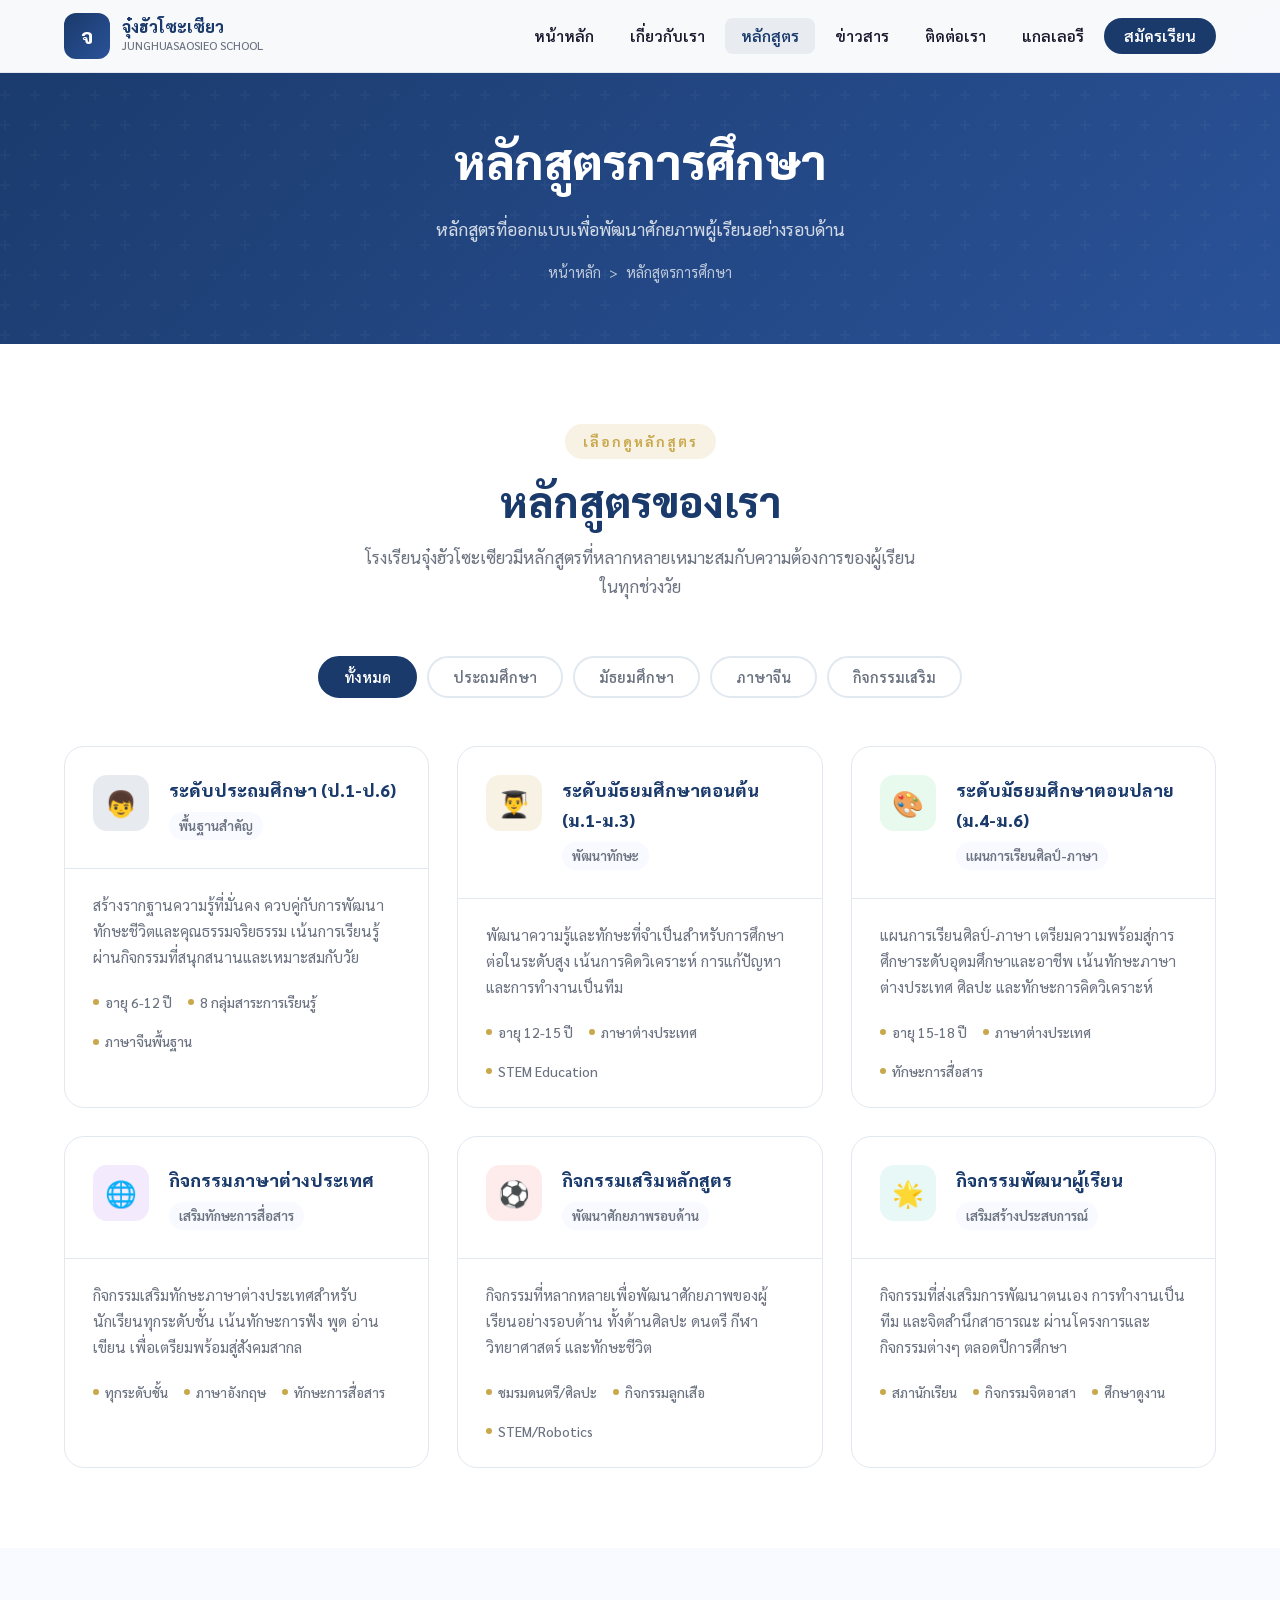
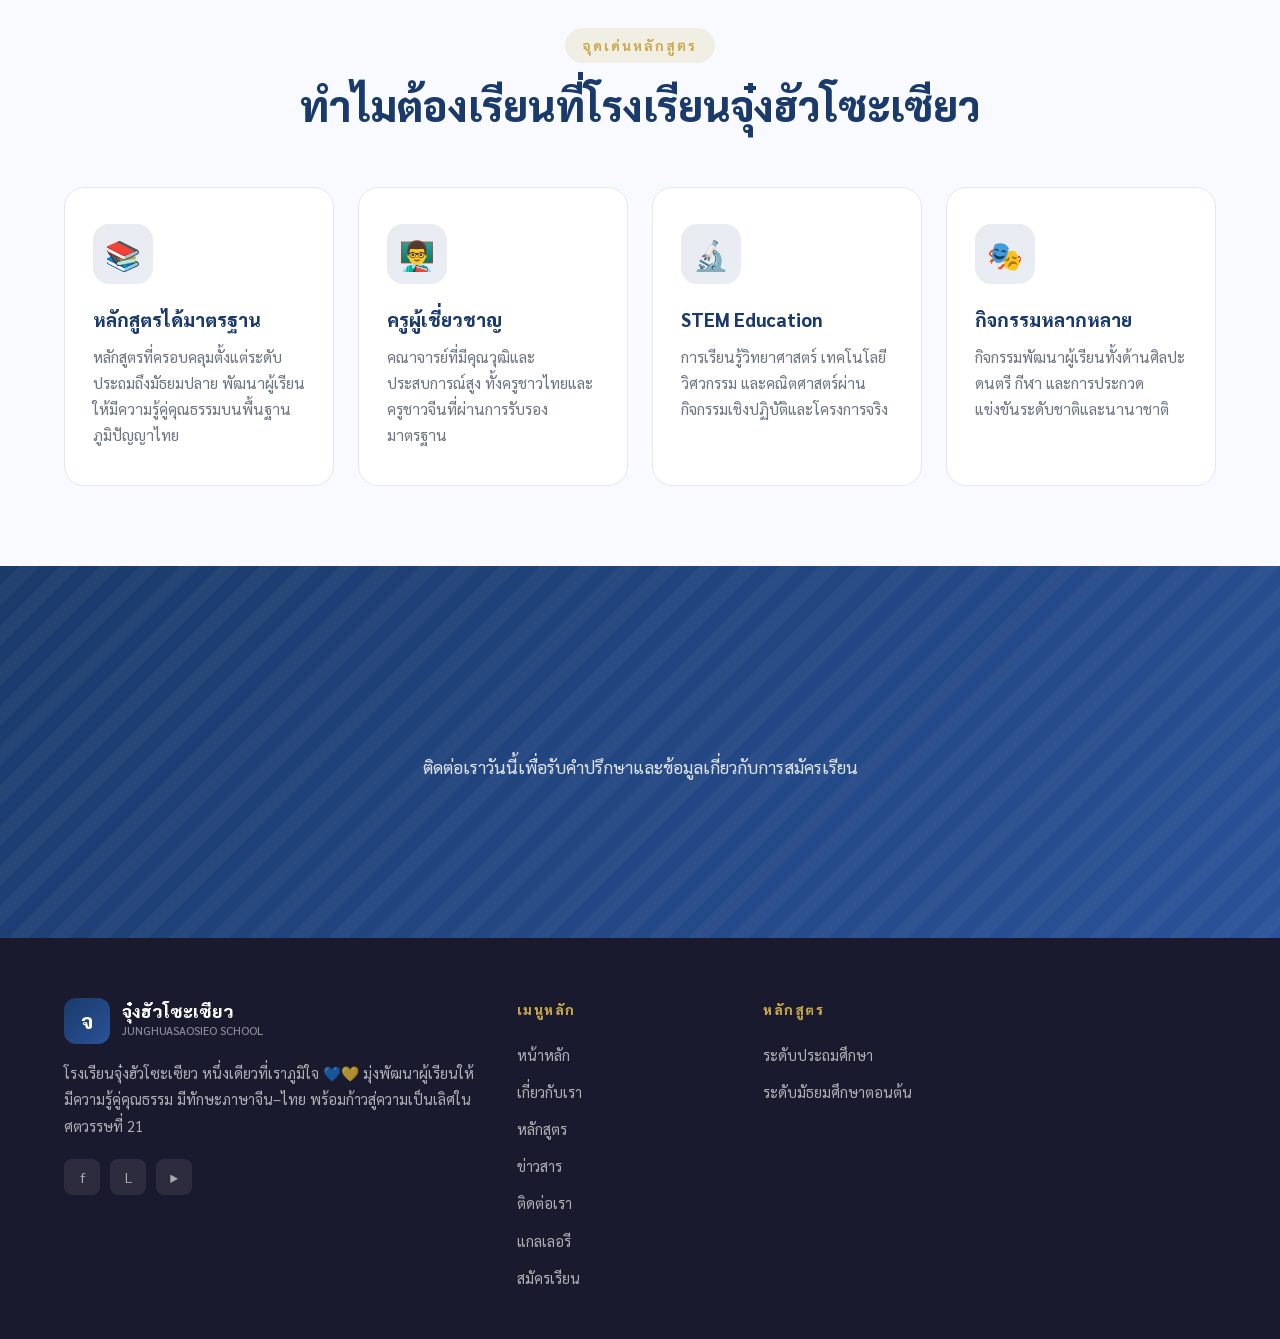
<file: programs.html>
<!DOCTYPE html>
<html lang="th">
<head>
  <meta charset="UTF-8" />
  <meta name="viewport" content="width=device-width, initial-scale=1.0" />
  <title>หลักสูตรการศึกษา | โรงเรียนจุ๋งฮัวโซะเซียว</title>
  <meta name="description" content="หลักสูตรการศึกษาของโรงเรียนจุ๋งฮัวโซะเซียว ระดับประถมศึกษา มัธยมศึกษา แผนการเรียนศิลป์-ภาษา และกิจกรรมเสริมหลักสูตร" />
  <meta name="keywords" content="หลักสูตรโรงเรียนจุ๋งฮัวโซะเซียว, เรียนภาษาจีน, แผนการเรียนศิลป์-ภาษา, กิจกรรมเสริมหลักสูตร" />
  <meta property="og:type" content="website" />
  <meta property="og:site_name" content="โรงเรียนจุ๋งฮัวโซะเซียว (JHS)" />
  <meta property="og:title" content="หลักสูตรการศึกษา | โรงเรียนจุ๋งฮัวโซะเซียว" />
  <meta property="og:description" content="หลักสูตรการศึกษาของโรงเรียนจุ๋งฮัวโซะเซียว" />
  <meta property="og:url" content="https://www.jhs.ac.th/programs.html" />
  <link rel="preconnect" href="https://fonts.googleapis.com" />
  <link rel="preconnect" href="https://fonts.gstatic.com" crossorigin />
  <link href="https://fonts.googleapis.com/css2?family=Sarabun:wght@400;500;600;700;800;900&display=swap" rel="stylesheet" />
  <link rel="stylesheet" href="css/style.css" />
</head>
<body>

  <!-- SCROLL PROGRESS BAR -->
  <div id="progressBar"></div>

  <!-- HEADER -->
  <header class="header" id="header">
    <div class="container">
      <nav class="nav" aria-label="เมนูหลัก">
        <a href="index.html" class="logo">
          <div class="logo-icon">จ</div>
          <div class="logo-text">
            <span class="logo-name">จุ๋งฮัวโซะเซียว</span>
            <span class="logo-sub">JUNGHUASAOSIEO SCHOOL</span>
          </div>
        </a>
        <ul class="nav-links">
          <li><a href="index.html">หน้าหลัก</a></li>
          <li><a href="about.html">เกี่ยวกับเรา</a></li>
          <li><a href="programs.html" class="active">หลักสูตร</a></li>
          <li><a href="news.html">ข่าวสาร</a></li>
          <li><a href="contact.html">ติดต่อเรา</a></li>
          <li><a href="gallery.html">แกลเลอรี</a></li>
          <li><a href="admissions.html" class="nav-cta">สมัครเรียน</a></li>
        </ul>
        <button class="hamburger" aria-label="เมนู">
          <span></span><span></span><span></span>
        </button>
      </nav>
    </div>
  </header>

  <!-- MOBILE NAV -->
  <div class="mobile-nav">
    <a href="index.html">หน้าหลัก</a>
    <a href="about.html">เกี่ยวกับเรา</a>
    <a href="programs.html" class="active">หลักสูตร</a>
    <a href="news.html">ข่าวสาร</a>
    <a href="contact.html">ติดต่อเรา</a>
    <a href="gallery.html">แกลเลอรี</a>
    <a href="admissions.html" class="mobile-cta">สมัครเรียน</a>
  </div>

  <!-- PAGE HERO -->
  <section class="page-hero">
    <div class="container">
      <h1>หลักสูตรการศึกษา</h1>
      <p>หลักสูตรที่ออกแบบเพื่อพัฒนาศักยภาพผู้เรียนอย่างรอบด้าน</p>
      <div class="breadcrumb">
        <a href="index.html">หน้าหลัก</a> &gt; <span>หลักสูตรการศึกษา</span>
      </div>
    </div>
  </section>

  <!-- PROGRAM FILTER -->
  <section class="section">
    <div class="container">
      <div class="section-header">
        <span class="section-tag">เลือกดูหลักสูตร</span>
        <h2 class="section-title">หลักสูตรของเรา</h2>
        <p class="section-desc">โรงเรียนจุ๋งฮัวโซะเซียวมีหลักสูตรที่หลากหลายเหมาะสมกับความต้องการของผู้เรียนในทุกช่วงวัย</p>
      </div>
      
      <div class="program-filter">
        <button class="filter-btn active" data-filter="all">ทั้งหมด</button>
        <button class="filter-btn" data-filter="primary">ประถมศึกษา</button>
        <button class="filter-btn" data-filter="secondary">มัธยมศึกษา</button>
        <button class="filter-btn" data-filter="language">ภาษาจีน</button>
        <button class="filter-btn" data-filter="activity">กิจกรรมเสริม</button>
      </div>

      <div class="programs-grid">
        <!-- ประถมศึกษา -->
        <div class="program-card" data-category="primary">
          <div class="program-card-header">
            <div class="program-icon blue">👦</div>
            <div>
              <div class="program-card-title">ระดับประถมศึกษา (ป.1-ป.6)</div>
              <span class="program-card-level">พื้นฐานสำคัญ</span>
            </div>
          </div>
          <div class="program-card-body">
            <p class="program-card-desc">สร้างรากฐานความรู้ที่มั่นคง ควบคู่กับการพัฒนาทักษะชีวิตและคุณธรรมจริยธรรม เน้นการเรียนรู้ผ่านกิจกรรมที่สนุกสนานและเหมาะสมกับวัย</p>
            <div class="program-meta">
              <div class="program-meta-item">
                <span class="dot"></span>
                <span>อายุ 6-12 ปี</span>
              </div>
              <div class="program-meta-item">
                <span class="dot"></span>
                <span>8 กลุ่มสาระการเรียนรู้</span>
              </div>
              <div class="program-meta-item">
                <span class="dot"></span>
                <span>ภาษาจีนพื้นฐาน</span>
              </div>
            </div>
          </div>
        </div>

        <!-- มัธยมต้น -->
        <div class="program-card" data-category="secondary">
          <div class="program-card-header">
            <div class="program-icon gold">👨‍🎓</div>
            <div>
              <div class="program-card-title">ระดับมัธยมศึกษาตอนต้น (ม.1-ม.3)</div>
              <span class="program-card-level">พัฒนาทักษะ</span>
            </div>
          </div>
          <div class="program-card-body">
            <p class="program-card-desc">พัฒนาความรู้และทักษะที่จำเป็นสำหรับการศึกษาต่อในระดับสูง เน้นการคิดวิเคราะห์ การแก้ปัญหา และการทำงานเป็นทีม</p>
            <div class="program-meta">
              <div class="program-meta-item">
                <span class="dot"></span>
                <span>อายุ 12-15 ปี</span>
              </div>
              <div class="program-meta-item">
                <span class="dot"></span>
                <span>ภาษาต่างประเทศ</span>
              </div>
              <div class="program-meta-item">
                <span class="dot"></span>
                <span>STEM Education</span>
              </div>
            </div>
          </div>
        </div>

        <!-- มัธยมปลาย ศิลป์-ภาษา -->
        <div class="program-card" data-category="secondary language">
          <div class="program-card-header">
            <div class="program-icon green">🎨</div>
            <div>
              <div class="program-card-title">ระดับมัธยมศึกษาตอนปลาย (ม.4-ม.6)</div>
              <span class="program-card-level">แผนการเรียนศิลป์-ภาษา</span>
            </div>
          </div>
          <div class="program-card-body">
            <p class="program-card-desc">แผนการเรียนศิลป์-ภาษา เตรียมความพร้อมสู่การศึกษาระดับอุดมศึกษาและอาชีพ เน้นทักษะภาษาต่างประเทศ ศิลปะ และทักษะการคิดวิเคราะห์</p>
            <div class="program-meta">
              <div class="program-meta-item">
                <span class="dot"></span>
                <span>อายุ 15-18 ปี</span>
              </div>
              <div class="program-meta-item">
                <span class="dot"></span>
                <span>ภาษาต่างประเทศ</span>
              </div>
              <div class="program-meta-item">
                <span class="dot"></span>
                <span>ทักษะการสื่อสาร</span>
              </div>
            </div>
          </div>
        </div>

        <!-- กิจกรรมภาษาต่างประเทศ -->
        <div class="program-card" data-category="language">
          <div class="program-card-header">
            <div class="program-icon purple">🌐</div>
            <div>
              <div class="program-card-title">กิจกรรมภาษาต่างประเทศ</div>
              <span class="program-card-level">เสริมทักษะการสื่อสาร</span>
            </div>
          </div>
          <div class="program-card-body">
            <p class="program-card-desc">กิจกรรมเสริมทักษะภาษาต่างประเทศสำหรับนักเรียนทุกระดับชั้น เน้นทักษะการฟัง พูด อ่าน เขียน เพื่อเตรียมพร้อมสู่สังคมสากล</p>
            <div class="program-meta">
              <div class="program-meta-item">
                <span class="dot"></span>
                <span>ทุกระดับชั้น</span>
              </div>
              <div class="program-meta-item">
                <span class="dot"></span>
                <span>ภาษาอังกฤษ</span>
              </div>
              <div class="program-meta-item">
                <span class="dot"></span>
                <span>ทักษะการสื่อสาร</span>
              </div>
            </div>
          </div>
        </div>

        <!-- กิจกรรมเสริมหลักสูตร -->
        <div class="program-card" data-category="activity">
          <div class="program-card-header">
            <div class="program-icon red">⚽</div>
            <div>
              <div class="program-card-title">กิจกรรมเสริมหลักสูตร</div>
              <span class="program-card-level">พัฒนาศักยภาพรอบด้าน</span>
            </div>
          </div>
          <div class="program-card-body">
            <p class="program-card-desc">กิจกรรมที่หลากหลายเพื่อพัฒนาศักยภาพของผู้เรียนอย่างรอบด้าน ทั้งด้านศิลปะ ดนตรี กีฬา วิทยาศาสตร์ และทักษะชีวิต</p>
            <div class="program-meta">
              <div class="program-meta-item">
                <span class="dot"></span>
                <span>ชมรมดนตรี/ศิลปะ</span>
              </div>
              <div class="program-meta-item">
                <span class="dot"></span>
                <span>กิจกรรมลูกเสือ</span>
              </div>
              <div class="program-meta-item">
                <span class="dot"></span>
                <span>STEM/Robotics</span>
              </div>
            </div>
          </div>
        </div>

        <!-- กิจกรรมพัฒนาผู้เรียน -->
        <div class="program-card" data-category="activity">
          <div class="program-card-header">
            <div class="program-icon teal">🌟</div>
            <div>
              <div class="program-card-title">กิจกรรมพัฒนาผู้เรียน</div>
              <span class="program-card-level">เสริมสร้างประสบการณ์</span>
            </div>
          </div>
          <div class="program-card-body">
            <p class="program-card-desc">กิจกรรมที่ส่งเสริมการพัฒนาตนเอง การทำงานเป็นทีม และจิตสำนึกสาธารณะ ผ่านโครงการและกิจกรรมต่างๆ ตลอดปีการศึกษา</p>
            <div class="program-meta">
              <div class="program-meta-item">
                <span class="dot"></span>
                <span>สภานักเรียน</span>
              </div>
              <div class="program-meta-item">
                <span class="dot"></span>
                <span>กิจกรรมจิตอาสา</span>
              </div>
              <div class="program-meta-item">
                <span class="dot"></span>
                <span>ศึกษาดูงาน</span>
              </div>
            </div>
          </div>
        </div>
      </div>
    </div>
  </section>

  <!-- CURRICULUM HIGHLIGHTS -->
  <section class="section" style="background:var(--bg-light);">
    <div class="container">
      <div class="section-header">
        <span class="section-tag">จุดเด่นหลักสูตร</span>
        <h2 class="section-title">ทำไมต้องเรียนที่โรงเรียนจุ๋งฮัวโซะเซียว</h2>
      </div>
      <div class="features-grid">
        <div class="feature-card">
          <div class="feature-icon">📚</div>
          <div class="feature-title">หลักสูตรได้มาตรฐาน</div>
          <p class="feature-text">หลักสูตรที่ครอบคลุมตั้งแต่ระดับประถมถึงมัธยมปลาย พัฒนาผู้เรียนให้มีความรู้คู่คุณธรรมบนพื้นฐานภูมิปัญญาไทย</p>
        </div>
        <div class="feature-card">
          <div class="feature-icon">👨‍🏫</div>
          <div class="feature-title">ครูผู้เชี่ยวชาญ</div>
          <p class="feature-text">คณาจารย์ที่มีคุณวุฒิและประสบการณ์สูง ทั้งครูชาวไทยและครูชาวจีนที่ผ่านการรับรองมาตรฐาน</p>
        </div>
        <div class="feature-card">
          <div class="feature-icon">🔬</div>
          <div class="feature-title">STEM Education</div>
          <p class="feature-text">การเรียนรู้วิทยาศาสตร์ เทคโนโลยี วิศวกรรม และคณิตศาสตร์ผ่านกิจกรรมเชิงปฏิบัติและโครงการจริง</p>
        </div>
        <div class="feature-card">
          <div class="feature-icon">🎭</div>
          <div class="feature-title">กิจกรรมหลากหลาย</div>
          <p class="feature-text">กิจกรรมพัฒนาผู้เรียนทั้งด้านศิลปะ ดนตรี กีฬา และการประกวดแข่งขันระดับชาติและนานาชาติ</p>
        </div>
      </div>
    </div>
  </section>

  <!-- ADMISSIONS CTA -->
  <section class="cta-banner">
    <div class="container">
      <h2 class="fade-in">สนใจสมัครเรียนหรือต้องการข้อมูลเพิ่มเติม?</h2>
      <p class="fade-in">ติดต่อเราวันนี้เพื่อรับคำปรึกษาและข้อมูลเกี่ยวกับการสมัครเรียน</p>
      <div class="cta-actions fade-in">
        <a href="admissions.html" class="btn btn-primary">สมัครเรียนเลย</a>
        <a href="contact.html" class="btn btn-outline">ติดต่อสอบถาม</a>
      </div>
    </div>
  </section>

  <!-- FOOTER -->
  <footer class="footer" role="contentinfo">
    <div class="container">
      <div class="footer-grid">
        <div class="footer-brand">
          <a href="index.html" class="logo">
            <div class="logo-icon">จ</div>
            <div class="logo-text">
              <span class="logo-name">จุ๋งฮัวโซะเซียว</span>
              <span class="logo-sub">JUNGHUASAOSIEO SCHOOL</span>
            </div>
          </a>
          <p>โรงเรียนจุ๋งฮัวโซะเซียว หนึ่งเดียวที่เราภูมิใจ 💙💛 มุ่งพัฒนาผู้เรียนให้มีความรู้คู่คุณธรรม มีทักษะภาษาจีน–ไทย พร้อมก้าวสู่ความเป็นเลิศในศตวรรษที่ 21</p>
          <div class="social-links" style="margin-top:20px;">
            <a href="https://www.facebook.com/JunghuaSoasieo/" title="Facebook" target="_blank" rel="noopener">f</a>
            <a href="#" title="Line">L</a>
            <a href="#" title="YouTube">▶</a>
          </div>
        </div>
        <div>
          <div class="footer-heading">เมนูหลัก</div>
          <ul class="footer-links">
            <li><a href="index.html">หน้าหลัก</a></li>
            <li><a href="about.html">เกี่ยวกับเรา</a></li>
            <li><a href="programs.html">หลักสูตร</a></li>
            <li><a href="news.html">ข่าวสาร</a></li>
            <li><a href="contact.html">ติดต่อเรา</a></li>
            <li><a href="gallery.html">แกลเลอรี</a></li>
            <li><a href="admissions.html">สมัครเรียน</a></li>
          </ul>
        </div>
        <div>
          <div class="footer-heading">หลักสูตร</div>
          <ul class="footer-links">
            <li><a href="programs.html">ระดับประถมศึกษา</a></li>
            <li><a href="programs.html">ระดับมัธยมศึกษาตอนต้น</a></li>
            <li
</file>
<file: css/style.css>
/* ===========================
   GLOBAL STYLES
=========================== */
:root {
  --primary: #1a3a6b;
  --primary-light: #2a5298;
  --accent: #c8a84b;
  --accent-light: #e8c96d;
  --text-dark: #1a1a2e;
  --text-muted: #6b7280;
  --bg-light: #f8faff;
  --bg-white: #ffffff;
  --border: #e2e8f0;
  --shadow: 0 4px 24px rgba(26, 58, 107, 0.10);
  --shadow-lg: 0 8px 40px rgba(26, 58, 107, 0.16);
  --radius: 12px;
  --radius-lg: 20px;
  --transition: all 0.3s cubic-bezier(0.4, 0, 0.2, 1);
}

* {
  margin: 0;
  padding: 0;
  box-sizing: border-box;
}

html {
  scroll-behavior: smooth;
}

body {
  font-family: 'Sarabun', 'Noto Sans Thai', sans-serif;
  color: var(--text-dark);
  background: var(--bg-white);
  line-height: 1.7;
  font-size: 16px;
}

a {
  text-decoration: none;
  color: inherit;
  transition: var(--transition);
}

img {
  max-width: 100%;
  display: block;
}

ul {
  list-style: none;
}

.container {
  max-width: 1200px;
  margin: 0 auto;
  padding: 0 24px;
}

.section {
  padding: 80px 0;
}

.section-header {
  text-align: center;
  margin-bottom: 56px;
}

.section-tag {
  display: inline-block;
  background: rgba(200, 168, 75, 0.15);
  color: var(--accent);
  font-size: 0.85rem;
  font-weight: 700;
  letter-spacing: 2px;
  text-transform: uppercase;
  padding: 6px 18px;
  border-radius: 50px;
  margin-bottom: 16px;
}

.section-title {
  font-size: clamp(1.8rem, 4vw, 2.6rem);
  font-weight: 800;
  color: var(--primary);
  line-height: 1.25;
  margin-bottom: 16px;
}

.section-desc {
  font-size: 1.05rem;
  color: var(--text-muted);
  max-width: 560px;
  margin: 0 auto;
}

.btn {
  display: inline-flex;
  align-items: center;
  gap: 8px;
  padding: 14px 32px;
  border-radius: 50px;
  font-size: 1rem;
  font-weight: 700;
  cursor: pointer;
  transition: var(--transition);
  border: 2px solid transparent;
}

.btn-primary {
  background: var(--accent);
  color: var(--primary);
}

.btn-primary:hover {
  background: var(--accent-light);
  transform: translateY(-2px);
  box-shadow: 0 8px 24px rgba(200, 168, 75, 0.4);
}

.btn-outline {
  background: transparent;
  color: #fff;
  border-color: rgba(255,255,255,0.7);
}

.btn-outline:hover {
  background: rgba(255,255,255,0.15);
  border-color: #fff;
}

.btn-primary-dark {
  background: var(--primary);
  color: #fff;
}

.btn-primary-dark:hover {
  background: var(--primary-light);
  transform: translateY(-2px);
  box-shadow: var(--shadow-lg);
}

/* ===========================
   HEADER / NAV
=========================== */
.header {
  position: fixed;
  top: 0;
  left: 0;
  right: 0;
  z-index: 1000;
  background: rgba(255, 255, 255, 0.97);
  backdrop-filter: blur(12px);
  border-bottom: 1px solid var(--border);
  transition: var(--transition);
}

.header.scrolled {
  box-shadow: var(--shadow);
}

.nav {
  display: flex;
  align-items: center;
  justify-content: space-between;
  height: 72px;
}

.logo {
  display: flex;
  align-items: center;
  gap: 12px;
}

.logo-icon {
  width: 46px;
  height: 46px;
  background: linear-gradient(135deg, var(--primary), var(--primary-light));
  border-radius: 12px;
  display: flex;
  align-items: center;
  justify-content: center;
  color: #fff;
  font-size: 1.3rem;
  font-weight: 900;
  flex-shrink: 0;
}

.logo-text {
  display: flex;
  flex-direction: column;
}

.logo-name {
  font-size: 1rem;
  font-weight: 800;
  color: var(--primary);
  line-height: 1.2;
}

.logo-sub {
  font-size: 0.72rem;
  color: var(--text-muted);
  font-weight: 500;
}

.nav-links {
  display: flex;
  align-items: center;
  gap: 4px;
}

.nav-links a {
  padding: 8px 16px;
  border-radius: 8px;
  font-weight: 600;
  font-size: 0.95rem;
  color: var(--text-dark);
}

.nav-links a:hover,
.nav-links a.active {
  color: var(--primary);
  background: rgba(26, 58, 107, 0.07);
}

.nav-links a.active {
  color: var(--primary);
}

.nav-cta {
  background: var(--primary) !important;
  color: #fff !important;
  padding: 8px 20px !important;
  border-radius: 50px !important;
}

.nav-cta:hover {
  background: var(--primary-light) !important;
}

.hamburger {
  display: none;
  flex-direction: column;
  gap: 5px;
  cursor: pointer;
  padding: 6px;
  border-radius: 8px;
  transition: var(--transition);
}

.hamburger:hover {
  background: var(--bg-light);
}

.hamburger span {
  width: 24px;
  height: 2.5px;
  background: var(--primary);
  border-radius: 4px;
  transition: var(--transition);
  display: block;
}

.hamburger.open span:nth-child(1) { transform: rotate(45deg) translate(5px, 5px); }
.hamburger.open span:nth-child(2) { opacity: 0; }
.hamburger.open span:nth-child(3) { transform: rotate(-45deg) translate(5px, -5px); }

/* ===========================
   MOBILE NAV
=========================== */
.mobile-nav {
  display: none;
  position: fixed;
  top: 72px;
  left: 0;
  right: 0;
  background: #fff;
  border-bottom: 1px solid var(--border);
  box-shadow: var(--shadow-lg);
  z-index: 999;
  padding: 16px 24px 24px;
  transform: translateY(-10px);
  opacity: 0;
  transition: var(--transition);
  pointer-events: none;
}

.mobile-nav.open {
  display: block;
  transform: translateY(0);
  opacity: 1;
  pointer-events: all;
}

.mobile-nav a {
  display: block;
  padding: 12px 16px;
  font-weight: 600;
  color: var(--text-dark);
  border-radius: 8px;
  margin-bottom: 4px;
}

.mobile-nav a:hover,
.mobile-nav a.active {
  background: var(--bg-light);
  color: var(--primary);
}

.mobile-nav .mobile-cta {
  display: block;
  text-align: center;
  margin-top: 12px;
  background: var(--primary);
  color: #fff !important;
  border-radius: 50px;
  padding: 12px 24px;
}

/* ===========================
   HERO SECTION
=========================== */
.hero {
  min-height: 100vh;
  background: linear-gradient(135deg, var(--primary) 0%, #0f2550 40%, #1e3a8a 100%);
  display: flex;
  align-items: center;
  position: relative;
  overflow: hidden;
  padding-top: 72px;
}

.hero::before {
  content: '';
  position: absolute;
  inset: 0;
  background: url("data:image/svg+xml,%3Csvg width='60' height='60' viewBox='0 0 60 60' xmlns='http://www.w3.org/2000/svg'%3E%3Cg fill='none' fill-rule='evenodd'%3E%3Cg fill='%23ffffff' fill-opacity='0.03'%3E%3Cpath d='M36 34v-4h-2v4h-4v2h4v4h2v-4h4v-2h-4zm0-30V0h-2v4h-4v2h4v4h2V6h4V4h-4zM6 34v-4H4v4H0v2h4v4h2v-4h4v-2H6zM6 4V0H4v4H0v2h4v4h2V6h4V4H6z'/%3E%3C/g%3E%3C/g%3E%3C/svg%3E");
}

.hero-circle-1 {
  position: absolute;
  width: 600px;
  height: 600px;
  border-radius: 50%;
  background: radial-gradient(circle, rgba(200,168,75,0.12) 0%, transparent 70%);
  top: -100px;
  right: -100px;
}

.hero-circle-2 {
  position: absolute;
  width: 400px;
  height: 400px;
  border-radius: 50%;
  background: radial-gradient(circle, rgba(255,255,255,0.05) 0%, transparent 70%);
  bottom: -50px;
  left: 100px;
}

.hero-content {
  position: relative;
  z-index: 1;
  max-width: 720px;
}

.hero-badge {
  display: inline-flex;
  align-items: center;
  gap: 8px;
  background: rgba(200, 168, 75, 0.2);
  border: 1px solid rgba(200, 168, 75, 0.4);
  color: var(--accent-light);
  padding: 8px 20px;
  border-radius: 50px;
  font-size: 0.85rem;
  font-weight: 600;
  margin-bottom: 28px;
}

.hero-badge::before {
  content: '★';
  font-size: 0.8rem;
}

.hero-title {
  font-size: clamp(2.2rem, 6vw, 3.8rem);
  font-weight: 900;
  color: #fff;
  line-height: 1.15;
  margin-bottom: 20px;
}

.hero-title span {
  color: var(--accent);
}

.hero-desc {
  font-size: 1.15rem;
  color: rgba(255, 255, 255, 0.8);
  margin-bottom: 40px;
  max-width: 540px;
}

.hero-actions {
  display: flex;
  gap: 16px;
  flex-wrap: wrap;
}

.hero-stats {
  display: flex;
  gap: 40px;
  margin-top: 56px;
  padding-top: 40px;
  border-top: 1px solid rgba(255,255,255,0.15);
  flex-wrap: wrap;
}

.hero-stat-num {
  font-size: 2rem;
  font-weight: 900;
  color: var(--accent);
  line-height: 1;
}

.hero-stat-label {
  font-size: 0.9rem;
  color: rgba(255,255,255,0.7);
  margin-top: 4px;
}

/* ===========================
   ANNOUNCEMENTS TICKER
=========================== */
.ticker-bar {
  background: var(--accent);
  color: var(--primary);
  padding: 10px 0;
  overflow: hidden;
}

.ticker-inner {
  display: flex;
  align-items: center;
  gap: 0;
}

.ticker-label {
  background: var(--primary);
  color: #fff;
  padding: 4px 16px;
  font-size: 0.8rem;
  font-weight: 800;
  white-space: nowrap;
  border-radius: 4px;
  margin-right: 20px;
  flex-shrink: 0;
}

.ticker-track {
  overflow: hidden;
  flex: 1;
}

.ticker-content {
  display: inline-flex;
  gap: 60px;
  animation: ticker 30s linear infinite;
  white-space: nowrap;
  font-weight: 600;
  font-size: 0.92rem;
}

@keyframes ticker {
  0% { transform: translateX(0); }
  100% { transform: translateX(-50%); }
}

/* ===========================
   FEATURES / HIGHLIGHTS
=========================== */
.features-grid {
  display: grid;
  grid-template-columns: repeat(auto-fit, minmax(260px, 1fr));
  gap: 24px;
}

.feature-card {
  background: var(--bg-white);
  border: 1px solid var(--border);
  border-radius: var(--radius-lg);
  padding: 36px 28px;
  transition: var(--transition);
  position: relative;
  overflow: hidden;
}

.feature-card::before {
  content: '';
  position: absolute;
  top: 0;
  left: 0;
  right: 0;
  height: 4px;
  background: linear-gradient(90deg, var(--primary), var(--accent));
  transform: scaleX(0);
  transform-origin: left;
  transition: var(--transition);
}

.feature-card:hover {
  border-color: var(--primary-light);
  box-shadow: var(--shadow-lg);
  transform: translateY(-4px);
}

.feature-card:hover::before {
  transform: scaleX(1);
}

.feature-icon {
  width: 60px;
  height: 60px;
  background: linear-gradient(135deg, rgba(26,58,107,0.1), rgba(42,82,152,0.1));
  border-radius: 16px;
  display: flex;
  align-items: center;
  justify-content: center;
  font-size: 1.8rem;
  margin-bottom: 20px;
}

.feature-title {
  font-size: 1.15rem;
  font-weight: 800;
  color: var(--primary);
  margin-bottom: 10px;
}

.feature-text {
  color: var(--text-muted);
  font-size: 0.95rem;
  line-height: 1.7;
}

/* ===========================
   NEWS SECTION
=========================== */
.news-section {
  background: var(--bg-light);
}

.news-grid {
  display: grid;
  grid-template-columns: repeat(auto-fit, minmax(300px, 1fr));
  gap: 24px;
}

.news-card {
  background: #fff;
  border-radius: var(--radius-lg);
  overflow: hidden;
  box-shadow: var(--shadow);
  transition: var(--transition);
}

.news-card:hover {
  transform: translateY(-4px);
  box-shadow: var(--shadow-lg);
}

.news-img {
  height: 200px;
  background: linear-gradient(135deg, var(--primary), var(--primary-light));
  display: flex;
  align-items: center;
  justify-content: center;
  font-size: 3rem;
}

.news-body {
  padding: 24px;
}

.news-tag {
  display: inline-block;
  background: rgba(26, 58, 107, 0.08);
  color: var(--primary);
  font-size: 0.78rem;
  font-weight: 700;
  padding: 4px 12px;
  border-radius: 50px;
  margin-bottom: 12px;
}

.news-title {
  font-size: 1.05rem;
  font-weight: 700;
  color: var(--text-dark);
  margin-bottom: 8px;
  line-height: 1.4;
}

.news-title:hover {
  color: var(--primary);
}

.news-date {
  font-size: 0.85rem;
  color: var(--text-muted);
}

.news-read-more {
  display: inline-block;
  margin-top: 14px;
  font-size: 0.88rem;
  font-weight: 700;
  color: var(--primary);
  transition: var(--transition);
}

.news-read-more:hover {
  color: var(--accent);
  gap: 6px;
}

.news-title a {
  color: inherit;
}

.news-title a:hover {
  color: var(--primary);
}

/* ===========================
   CTA BANNER
=========================== */
.cta-banner {
  background: linear-gradient(135deg, var(--primary) 0%, var(--primary-light) 100%);
  color: #fff;
  text-align: center;
  padding: 80px 0;
  position: relative;
  overflow: hidden;
}

.cta-banner::before {
  content: '';
  position: absolute;
  inset: 0;
  background: url("data:image/svg+xml,%3Csvg width='40' height='40' viewBox='0 0 40 40' xmlns='http://www.w3.org/2000/svg'%3E%3Cg fill='%23ffffff' fill-opacity='0.04' fill-rule='evenodd'%3E%3Cpath d='M0 40L40 0H20L0 20M40 40V20L20 40'/%3E%3C/g%3E%3C/svg%3E");
}

.cta-banner .container {
  position: relative;
}

.cta-banner h2 {
  font-size: clamp(1.8rem, 4vw, 2.6rem);
  font-weight: 800;
  margin-bottom: 16px;
}

.cta-banner p {
  font-size: 1.1rem;
  opacity: 0.85;
  margin-bottom: 36px;
  max-width: 500px;
  margin-left: auto;
  margin-right: auto;
}

.cta-actions {
  display: flex;
  gap: 16px;
  justify-content: center;
  flex-wrap: wrap;
}

/* ===========================
   FOOTER
=========================== */
.footer {
  background: var(--text-dark);
  color: rgba(255,255,255,0.8);
  padding: 60px 0 0;
}

.footer-grid {
  display: grid;
  grid-template-columns: 2fr 1fr 1fr 1fr;
  gap: 40px;
  padding-bottom: 48px;
}

.footer-brand .logo-name {
  color: #fff;
  font-size: 1.1rem;
}

.footer-brand .logo-sub {
  color: rgba(255,255,255,0.5);
}

.footer-brand p {
  font-size: 0.92rem;
  line-height: 1.8;
  margin-top: 16px;
  color: rgba(255,255,255,0.65);
}

.footer-heading {
  font-size: 0.85rem;
  font-weight: 800;
  letter-spacing: 1.5px;
  text-transform: uppercase;
  color: var(--accent);
  margin-bottom: 20px;
}

.footer-links {
  display: flex;
  flex-direction: column;
  gap: 10px;
}

.footer-links a {
  font-size: 0.92rem;
  color: rgba(255,255,255,0.65);
  transition: var(--transition);
}

.footer-links a:hover {
  color: #fff;
  padding-left: 4px;
}

.footer-contact-item {
  display: flex;
  gap: 10px;
  font-size: 0.92rem;
  color: rgba(255,255,255,0.65);
  margin-bottom: 12px;
  align-items: flex-start;
}

.footer-contact-item .icon {
  flex-shrink: 0;
  color: var(--accent);
  margin-top: 2px;
}

.footer-bottom {
  border-top: 1px solid rgba(255,255,255,0.1);
  padding: 20px 0;
  display: flex;
  align-items: center;
  justify-content: space-between;
  font-size: 0.85rem;
  color: rgba(255,255,255,0.4);
  flex-wrap: wrap;
  gap: 12px;
}

.social-links {
  display: flex;
  gap: 10px;
}

.social-links a {
  width: 36px;
  height: 36px;
  background: rgba(255,255,255,0.08);
  border-radius: 8px;
  display: flex;
  align-items: center;
  justify-content: center;
  color: rgba(255,255,255,0.6);
  font-size: 0.9rem;
  transition: var(--transition);
}

.social-links a:hover {
  background: var(--accent);
  color: var(--primary);
}

/* ===========================
   PAGE HERO (inner pages)
=========================== */
.page-hero {
  background: linear-gradient(135deg, var(--primary) 0%, var(--primary-light) 100%);
  padding: 120px 0 60px;
  text-align: center;
  color: #fff;
  position: relative;
  overflow: hidden;
}

.page-hero::before {
  content: '';
  position: absolute;
  inset: 0;
  background: url("data:image/svg+xml,%3Csvg width='60' height='60' viewBox='0 0 60 60' xmlns='http://www.w3.org/2000/svg'%3E%3Cg fill='none' fill-rule='evenodd'%3E%3Cg fill='%23ffffff' fill-opacity='0.03'%3E%3Cpath d='M36 34v-4h-2v4h-4v2h4v4h2v-4h4v-2h-4zm0-30V0h-2v4h-4v2h4v4h2V6h4V4h-4zM6 34v-4H4v4H0v2h4v4h2v-4h4v-2H6zM6 4V0H4v4H0v2h4v4h2V6h4V4H6z'/%3E%3C/g%3E%3C/g%3E%3C/svg%3E");
}

.page-hero h1 {
  font-size: clamp(2rem, 5vw, 3rem);
  font-weight: 900;
  margin-bottom: 12px;
  position: relative;
}

.page-hero p {
  font-size: 1.1rem;
  opacity: 0.8;
  position: relative;
}

.breadcrumb {
  display: flex;
  align-items: center;
  justify-content: center;
  gap: 8px;
  margin-top: 16px;
  font-size: 0.9rem;
  opacity: 0.7;
  position: relative;
}

.breadcrumb a:hover {
  opacity: 1;
}

/* ===========================
   ABOUT PAGE
=========================== */
.about-grid {
  display: grid;
  grid-template-columns: 1fr 1fr;
  gap: 64px;
  align-items: center;
}

.about-image-wrap {
  position: relative;
}

.about-image-box {
  background: linear-gradient(135deg, var(--primary), var(--primary-light));
  border-radius: var(--radius-lg);
  height: 440px;
  display: flex;
  align-items: center;
  justify-content: center;
  font-size: 6rem;
  position: relative;
  overflow: hidden;
}

.about-badge-float {
  position: absolute;
  bottom: -20px;
  right: -20px;
  background: var(--accent);
  color: var(--primary);
  padding: 20px 24px;
  border-radius: var(--radius);
  text-align: center;
  font-weight: 800;
  box-shadow: var(--shadow-lg);
}

.about-badge-float .num {
  font-size: 2rem;
  display: block;
  line-height: 1;
}

.about-badge-float .label {
  font-size: 0.8rem;
}

.about-content h2 {
  font-size: clamp(1.6rem, 3vw, 2.2rem);
  font-weight: 800;
  color: var(--primary);
  margin-bottom: 16px;
  line-height: 1.3;
}

.about-content p {
  color: var(--text-muted);
  margin-bottom: 20px;
  line-height: 1.8;
}

.about-list {
  display: flex;
  flex-direction: column;
  gap: 12px;
  margin-top: 24px;
}

.about-list li {
  display: flex;
  align-items: center;
  gap: 12px;
  font-weight: 600;
  color: var(--text-dark);
}

.about-list li::before {
  content: '✓';
  width: 24px;
  height: 24px;
  background: rgba(26,58,107,0.1);
  color: var(--primary);
  border-radius: 50%;
  display: flex;
  align-items: center;
  justify-content: center;
  font-size: 0.8rem;
  font-weight: 900;
  flex-shrink: 0;
}

.values-grid {
  display: grid;
  grid-template-columns: repeat(auto-fit, minmax(220px, 1fr));
  gap: 24px;
}

.value-card {
  text-align: center;
  padding: 40px 24px;
  background: var(--bg-light);
  border-radius: var(--radius-lg);
  transition: var(--transition);
}

.value-card:hover {
  background: #fff;
  box-shadow: var(--shadow-lg);
  transform: translateY(-4px);
}

.value-icon {
  font-size: 2.5rem;
  margin-bottom: 16px;
}

.value-title {
  font-size: 1.05rem;
  font-weight: 800;
  color: var(--primary);
  margin-bottom: 10px;
}

.value-text {
  font-size: 0.92rem;
  color: var(--text-muted);
  line-height: 1.7;
}

.team-grid {
  display: grid;
  grid-template-columns: repeat(auto-fit, minmax(220px, 1fr));
  gap: 24px;
}

.team-card {
  text-align: center;
  background: #fff;
  border: 1px solid var(--border);
  border-radius: var(--radius-lg);
  padding: 32px 20px;
  transition: var(--transition);
}

.team-card:hover {
  box-shadow: var(--shadow-lg);
  transform: translateY(-4px);
  border-color: var(--primary-light);
}

.team-avatar {
  width: 80px;
  height: 80px;
  background: linear-gradient(135deg, var(--primary), var(--primary-light));
  border-radius: 50%;
  display: flex;
  align-items: center;
  justify-content: center;
  font-size: 2rem;
  margin: 0 auto 16px;
}

.team-name {
  font-size: 1rem;
  font-weight: 800;
  color: var(--primary);
  margin-bottom: 4px;
}

.team-role {
  font-size: 0.85rem;
  color: var(--text-muted);
}

/* ===========================
   PROGRAMS PAGE
=========================== */
.program-filter {
  display: flex;
  gap: 10px;
  justify-content: center;
  flex-wrap: wrap;
  margin-bottom: 48px;
}

.filter-btn {
  padding: 10px 24px;
  border-radius: 50px;
  border: 2px solid var(--border);
  background: #fff;
  color: var(--text-muted);
  font-weight: 600;
  font-size: 0.9rem;
  cursor: pointer;
  transition: var(--transition);
  font-family: inherit;
}

.filter-btn:hover,
.filter-btn.active {
  border-color: var(--primary);
  background: var(--primary);
  color: #fff;
}

.programs-grid {
  display: grid;
  grid-template-columns: repeat(auto-fit, minmax(340px, 1fr));
  gap: 28px;
}

.program-card {
  background: #fff;
  border: 1px solid var(--border);
  border-radius: var(--radius-lg);
  overflow: hidden;
  transition: var(--transition);
}

.program-card:hover {
  box-shadow: var(--shadow-lg);
  transform: translateY(-4px);
  border-color: var(--primary-light);
}

.program-card-header {
  padding: 28px;
  display: flex;
  align-items: flex-start;
  gap: 20px;
  border-bottom: 1px solid var(--border);
}

.program-icon {
  width: 56px;
  height: 56px;
  border-radius: 14px;
  display: flex;
  align-items: center;
  justify-content: center;
  font-size: 1.6rem;
  flex-shrink: 0;
}

.program-icon.blue { background: rgba(26,58,107,0.1); }
.program-icon.gold { background: rgba(200,168,75,0.15); }
.program-icon.green { background: rgba(34,197,94,0.1); }
.program-icon.purple { background: rgba(147,51,234,0.1); }
.program-icon.red { background: rgba(239,68,68,0.1); }
.program-icon.teal { background: rgba(20,184,166,0.1); }

.program-card-title {
  font-size: 1.1rem;
  font-weight: 800;
  color: var(--primary);
  margin-bottom: 6px;
}

.program-card-level {
  font-size: 0.82rem;
  font-weight: 600;
  color: var(--text-muted);
  background: var(--bg-light);
  padding: 3px 10px;
  border-radius: 50px;
  display: inline-block;
}

.program-card-body {
  padding: 24px 28px;
}

.program-card-desc {
  color: var(--text-muted);
  font-size: 0.95rem;
  line-height: 1.7;
  margin-bottom: 20px;
}

.program-meta {
  display: flex;
  gap: 16px;
  flex-wrap: wrap;
}

.program-meta-item {
  display: flex;
  align-items: center;
  gap: 6px;
  font-size: 0.85rem;
  color: var(--text-muted);
  font-weight: 500;
}

.program-meta-item .dot {
  width: 6px;
  height: 6px;
  background: var(--accent);
  border-radius: 50%;
}

/* ===========================
   CONTACT PAGE
=========================== */
.contact-grid {
  display: grid;
  grid-template-columns: 1fr 1.6fr;
  gap: 48px;
  align-items: start;
}

.contact-info-card {
  background: linear-gradient(135deg, var(--primary), var(--primary-light));
  color: #fff;
  border-radius: var(--radius-lg);
  padding: 40px 36px;
}

.contact-info-card h3 {
  font-size: 1.4rem;
  font-weight: 800;
  margin-bottom: 8px;
}

.contact-info-card > p {
  opacity: 0.75;
  margin-bottom: 36px;
  font-size: 0.95rem;
}

.contact-detail {
  display: flex;
  gap: 16px;
  margin-bottom: 28px;
  align-items: flex-start;
}

.contact-detail-icon {
  width: 44px;
  height: 44px;
  background: rgba(255,255,255,0.15);
  border-radius: 12px;
  display: flex;
  align-items: center;
  justify-content: center;
  font-size: 1.2rem;
  flex-shrink: 0;
}

.contact-detail-label {
  font-size: 0.8rem;
  opacity: 0.6;
  font-weight: 600;
  text-transform: uppercase;
  letter-spacing: 1px;
  margin-bottom: 4px;
}

.contact-detail-value {
  font-weight: 600;
  font-size: 0.97rem;
}

.contact-hours {
  border-top: 1px solid rgba(255,255,255,0.2);
  margin-top: 28px;
  padding-top: 28px;
}

.contact-hours h4 {
  font-size: 0.85rem;
  opacity: 0.6;
  font-weight: 700;
  text-transform: uppercase;
  letter-spacing: 1px;
  margin-bottom: 12px;
}

.contact-hours p {
  font-size: 0.92rem;
  opacity: 0.85;
  margin-bottom: 6px;
}

.contact-form-card {
  background: #fff;
  border: 1px solid var(--border);
  border-radius: var(--radius-lg);
  padding: 40px;
}

.contact-form-card h3 {
  font-size: 1.4rem;
  font-weight: 800;
  color: var(--primary);
  margin-bottom: 8px;
}

.contact-form-card > p {
  color: var(--text-muted);
  margin-bottom: 32px;
  font-size: 0.95rem;
}

.form-row {
  display: grid;
  grid-template-columns: 1fr 1fr;
  gap: 20px;
}

.form-group {
  margin-bottom: 20px;
}

.form-label {
  display: block;
  font-size: 0.9rem;
  font-weight: 700;
  color: var(--text-dark);
  margin-bottom: 8px;
}

.form-input {
  width: 100%;
  padding: 12px 16px;
  border: 2px solid var(--border);
  border-radius: var(--radius);
  font-size: 0.95rem;
  font-family: inherit;
  color: var(--text-dark);
  transition: var(--transition);
  background: var(--bg-light);
  outline: none;
}

.form-input:focus {
  border-color: var(--primary);
  background: #fff;
  box-shadow: 0 0 0 4px rgba(26, 58, 107, 0.08);
}

textarea.form-input {
  resize: vertical;
  min-height: 130px;
}

select.form-input {
  cursor: pointer;
}

.form-submit {
  width: 100%;
  padding: 15px;
  background: var(--primary);
  color: #fff;
  border: none;
  border-radius: 50px;
  font-size: 1rem;
  font-weight: 700;
  cursor: pointer;
  transition: var(--transition);
  font-family: inherit;
  display: flex;
  align-items: center;
  justify-content: center;
  gap: 8px;
}

.form-submit:hover {
  background: var(--primary-light);
  transform: translateY(-2px);
  box-shadow: var(--shadow-lg);
}

.map-section {
  background: var(--bg-light);
}

.map-container {
  border-radius: var(--radius-lg);
  overflow: hidden;
  box-shadow: var(--shadow);
  height: 420px;
  background: linear-gradient(135deg, #e2e8f0, #cbd5e1);
  display: flex;
  align-items: center;
  justify-content: center;
  flex-direction: column;
  gap: 12px;
  color: var(--text-muted);
}

.map-placeholder-icon {
  font-size: 3rem;
}

.map-placeholder-text {
  font-size: 1rem;
  font-weight: 600;
}

/* ===========================
   SCROLL PROGRESS BAR
=========================== */
#progressBar {
  position: fixed;
  top: 0;
  left: 0;
  height: 3px;
  background: linear-gradient(90deg, var(--primary), var(--accent));
  width: 0%;
  z-index: 9999;
  transition: width 0.1s linear;
}

/* ===========================
   FAQ ACCORDION
=========================== */
.faq-list {
  display: flex;
  flex-direction: column;
  gap: 12px;
}

.faq-item {
  border: 1px solid var(--border);
  border-radius: var(--radius);
  overflow: hidden;
  transition: var(--transition);
}

.faq-item.open {
  border-color: var(--primary-light);
  box-shadow: var(--shadow);
}

.faq-question {
  width: 100%;
  display: flex;
  align-items: center;
  justify-content: space-between;
  gap: 16px;
  padding: 20px 24px;
  background: #fff;
  border: none;
  cursor: pointer;
  font-family: inherit;
  font-size: 1rem;
  font-weight: 700;
  color: var(--text-dark);
  text-align: left;
  transition: var(--transition);
}

.faq-question:hover {
  background: var(--bg-light);
  color: var(--primary);
}

.faq-item.open .faq-question {
  background: var(--primary);
  color: #fff;
}

.faq-icon {
  font-size: 1.4rem;
  font-weight: 400;
  flex-shrink: 0;
  transition: transform 0.3s ease;
  line-height: 1;
}

.faq-item.open .faq-icon {
  transform: rotate(45deg);
}

.faq-answer {
  max-height: 0;
  overflow: hidden;
  transition: max-height 0.4s ease, padding 0.3s ease;
  padding: 0 24px;
  background: #fff;
}

.faq-item.open .faq-answer {
  max-height: 300px;
  padding: 20px 24px;
}

.faq-answer p {
  color: var(--text-muted);
  font-size: 0.97rem;
  line-height: 1.8;
}

/* ===========================
   TESTIMONIALS
=========================== */
.testimonials-section {
  background: var(--bg-light);
}

.testimonials-grid {
  display: grid;
  grid-template-columns: repeat(auto-fit, minmax(300px, 1fr));
  gap: 28px;
}

.testimonial-card {
  background: #fff;
  border-radius: var(--radius-lg);
  padding: 36px 32px;
  box-shadow: var(--shadow);
  transition: var(--transition);
  position: relative;
}

.testimonial-card::before {
  content: '\201C';
  position: absolute;
  top: 20px;
  right: 28px;
  font-size: 5rem;
  color: var(--accent);
  opacity: 0.25;
  line-height: 1;
  font-family: Georgia, serif;
}

.testimonial-card:hover {
  transform: translateY(-4px);
  box-shadow: var(--shadow-lg);
}

.testimonial-stars {
  color: var(--accent);
  font-size: 1rem;
  letter-spacing: 2px;
  margin-bottom: 16px;
}

.testimonial-text {
  color: var(--text-muted);
  font-size: 0.97rem;
  line-height: 1.8;
  margin-bottom: 28px;
  font-style: italic;
}

.testimonial-author {
  display: flex;
  align-items: center;
  gap: 14px;
  border-top: 1px solid var(--border);
  padding-top: 20px;
}

.testimonial-avatar {
  width: 52px;
  height: 52px;
  background: linear-gradient(135deg, var(--primary), var(--primary-light));
  border-radius: 50%;
  display: flex;
  align-items: center;
  justify-content: center;
  font-size: 1.6rem;
  flex-shrink: 0;
}

.testimonial-name {
  font-weight: 800;
  color: var(--primary);
  font-size: 0.97rem;
  margin-bottom: 3px;
}

.testimonial-role {
  font-size: 0.83rem;
  color: var(--text-muted);
}

/* ===========================
   SUCCESS TOAST
=========================== */
.toast {
  position: fixed;
  bottom: 90px;
  right: 32px;
  background: #22c55e;
  color: #fff;
  padding: 16px 24px;
  border-radius: var(--radius);
  font-weight: 700;
  box-shadow: var(--shadow-lg);
  transform: translateY(100px);
  opacity: 0;
  transition: var(--transition);
  z-index: 9999;
  display: flex;
  align-items: center;
  gap: 10px;
}

.toast.show {
  transform: translateY(0);
  opacity: 1;
}

/* ===========================
   SCROLL TO TOP
=========================== */
.scroll-top {
  position: fixed;
  bottom: 32px;
  right: 32px;
  width: 46px;
  height: 46px;
  background: var(--primary);
  color: #fff;
  border: none;
  border-radius: 12px;
  cursor: pointer;
  font-size: 1.1rem;
  display: flex;
  align-items: center;
  justify-content: center;
  box-shadow: var(--shadow-lg);
  transition: var(--transition);
  opacity: 0;
  pointer-events: none;
}

.scroll-top.visible {
  opacity: 1;
  pointer-events: all;
}

.scroll-top:hover {
  background: var(--primary-light);
  transform: translateY(-3px);
}

/* ===========================
   ANIMATIONS
=========================== */
.fade-in {
  opacity: 0;
  transform: translateY(20px);
  transition: opacity 0.6s ease, transform 0.6s ease;
}

.fade-in.visible {
  opacity: 1;
  transform: translateY(0);
}

/* ===========================
   RESPONSIVE
=========================== */
@media (max-width: 960px) {
  .nav-links { gap: 0; }
  .nav-links a { padding: 8px 10px; font-size: 0.88rem; }
  .logo-sub { display: none; }
}

@media (max-width: 1024px) {
  .footer-grid {
    grid-template-columns: 1fr 1fr;
  }
  .about-grid {
    grid-template-columns: 1fr;
    gap: 40px;
  }
  .about-image-wrap {
    max-width: 500px;
    margin: 0 auto;
    width: 100%;
  }
  .contact-grid {
    grid-template-columns: 1fr;
  }
}

@media (max-width: 768px) {
  .section { padding: 56px 0; }
  .nav-links { display: none; }
  .hamburger { display: flex; }
  .hero-stats { gap: 24px; }
  .footer-grid {
    grid-template-columns: 1fr;
    gap: 32px;
  }
  .form-row { grid-template-columns: 1fr; }
  .programs-grid { grid-template-columns: 1fr; }
  .contact-form-card { padding: 28px 20px; }
}

@media (max-width: 480px) {
  .container { padding: 0 16px; }
  .hero-actions { flex-direction: column; }
  .btn { justify-content: center; }
}
</file>
